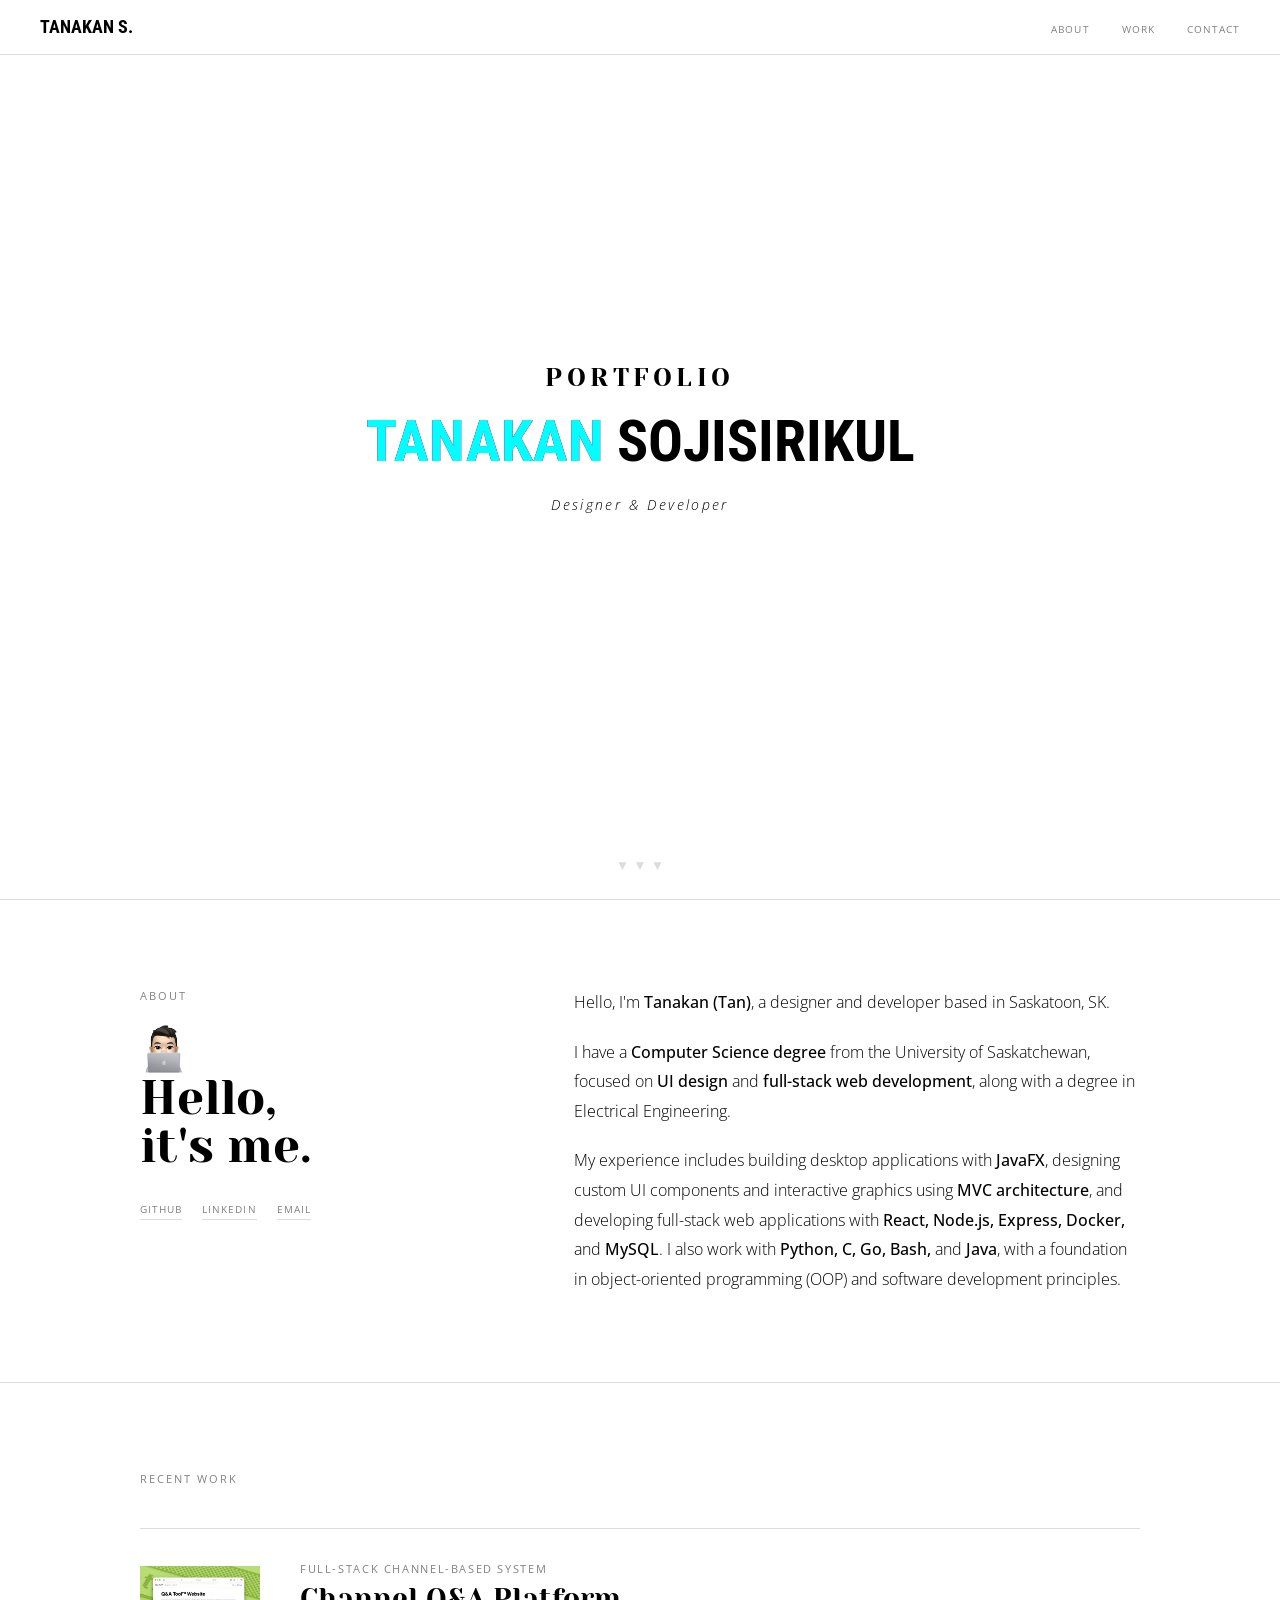
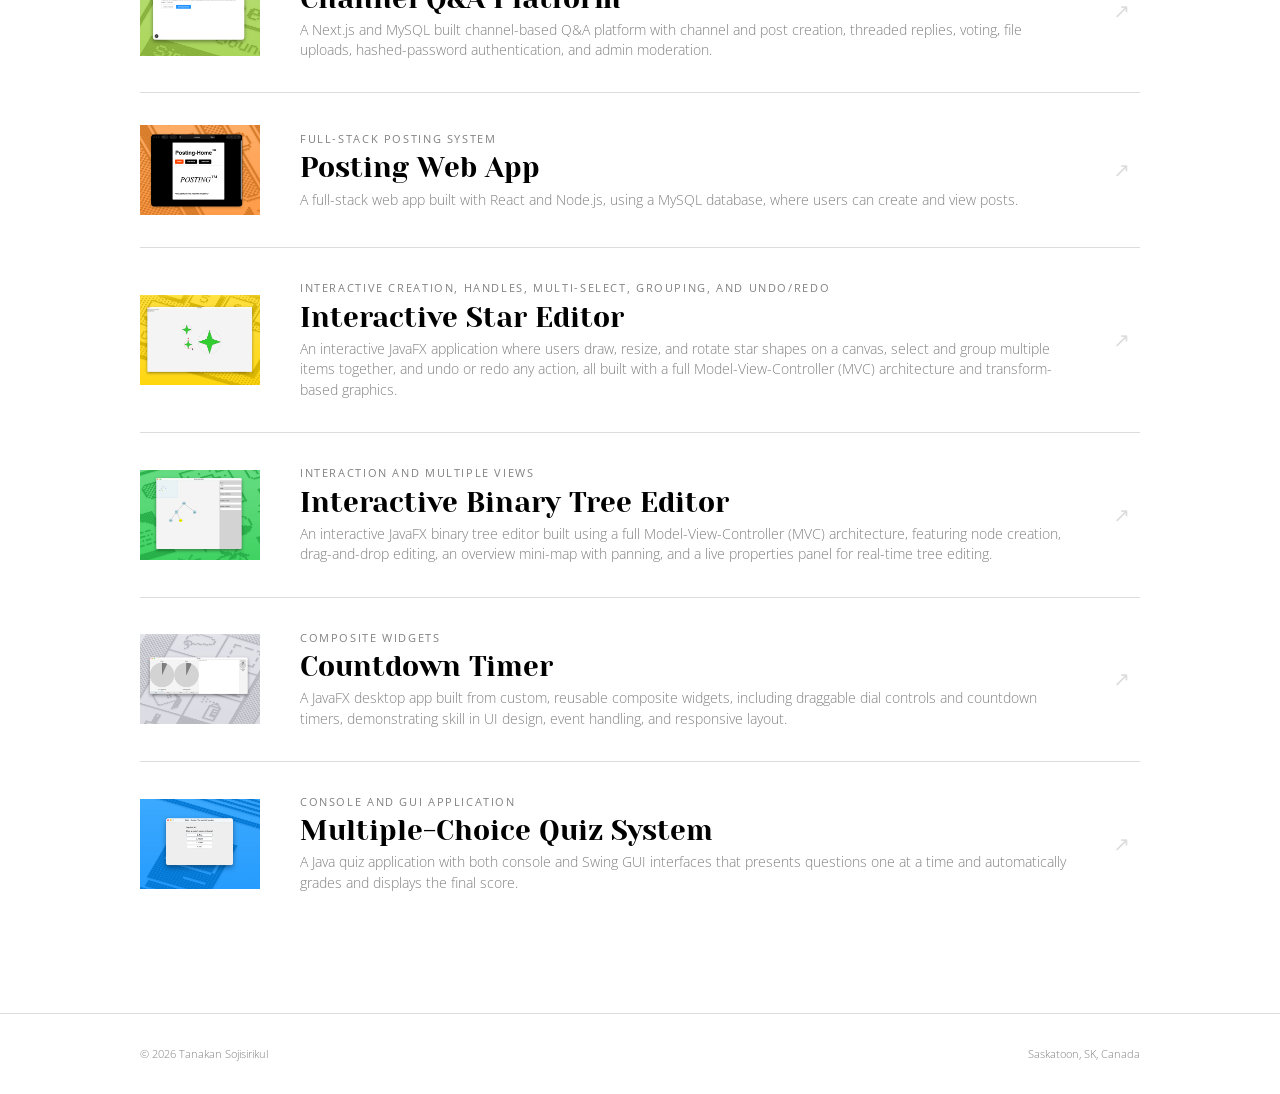
<file: index.html>
<!DOCTYPE html>
<html lang="en">

<head>
    <meta charset="UTF-8" />
    <meta name="viewport" content="width=device-width, initial-scale=1.0" />
    <link rel="icon" type="image/x-icon" href="images/other/tan_icon.ico" />
    <title>Tanakan S. — Portfolio</title>

    <!-- google font -->
    <link rel="preconnect" href="https://fonts.googleapis.com">
    <link rel="preconnect" href="https://fonts.gstatic.com" crossorigin>
    <link href="https://fonts.googleapis.com/css2?family=Open+Sans:ital,wght@0,300..800;1,300..800&family=Roboto+Condensed:ital,wght@0,100..900;1,100..900&family=Yeseva+One&display=swap" rel="stylesheet">
        
    <!-- external web style -->
    <link rel="stylesheet" href="style.css" />
</head>

<body>

    <div id="view-home">


        <!-- navigation bar -->
        <nav id="navbar">
            <a id="nav-logo" href="index.html">Tanakan S.</a>
            <ul id="navbar-links">
                <li><a href="#about-section">About</a></li>
                <li><a href="#work-section">Work</a></li>
                <li><a href="mailto:soji.tanakan@gmail.com">Contact</a></li>
            </ul>
        </nav>


        <!-- hero -->
        <section id="hero-section">
            <div class="container">

                <div id="hero-heading">
                    <span>Portfolio</span>
                </div>

                <h1 id="hero-title">
                    <span class="glitch" data-text="Tanakan">Tanakan</span>
                    SOJISIRIKUL
                </h1>

                <p id="hero-sub">Designer &amp; Developer</p>

            </div>
            <div class="scroll-indicator">▼ ▼ ▼</div>
        </section>

        <!-- about -->
        <section id="about-section">
            <div class="container">
                <div class="two-col">

                    <div class="col-left">
                        <p class="eyebrow">About</p>
                        <h2 class="about-title">
                            <img src="images/other/tan_emoji.png" class="emoji-img" alt="Tan emoji"><br />Hello,<br />it's me.
                        </h2>
                        <div class="link-row">
                            <a class="text-link" href="https://github.com/tas199" target="_blank">GitHub</a>
                            <a class="text-link" href="https://www.linkedin.com/in/tansoji/" target="_blank">LinkedIn</a>
                            <a class="text-link" href="mailto:soji.tanakan@gmail.com">Email</a>
                        </div>
                    </div>

                    <div class="col-right bio-text">
                        <p>
                            Hello, I'm <strong>Tanakan (Tan)</strong>, a designer and developer based in Saskatoon, SK.
                        </p>
                        <p>
                            I have a <strong>Computer Science degree</strong> from the University of Saskatchewan, focused on <strong>UI design</strong> and <strong>full-stack web development</strong>, along with a degree in Electrical Engineering.
                        </p>
                        <p>
                            My experience includes building desktop applications with <strong>JavaFX</strong>, designing custom UI components and interactive graphics using <strong>MVC architecture</strong>, and developing full-stack web applications with <strong>React, Node.js, Express, Docker,</strong> and <strong>MySQL</strong>. I also work with <strong>Python, C, Go, Bash,</strong> and <strong>Java</strong>, with a foundation in object-oriented programming (OOP) and software development principles.
                        </p>
                    </div>

                </div>
            </div>
        </section>

        <!-- projects -->
        <section id="work-section">
            <div class="container">

                <p class="eyebrow">Recent Work</p>

                <div id="project-list">

                    <!-- project cmpt353_qa -->
                    <a class="project-row" href="projects/cmpt353_qa.html">
                        <div class="project-thumb">
                            <img src="images/cmpt353_qa/cover.png" alt="cmpt353_qa" />
                        </div>
                        <div class="project-info">
                            <p class="project-tag">Full-Stack Channel-Based System</p>
                            <h3 class="project-title">Channel Q&A Platform</h3>
                            <p class="project-desc">A Next.js and MySQL built channel-based Q&A platform with channel and post creation, threaded replies, voting, file uploads, hashed-password authentication, and admin moderation.</p>
                        </div>
                        <span class="project-arrow">↗ &nbsp</span>
                    </a>

                    <!-- project cmpt353_a4 -->
                    <a class="project-row" href="projects/cmpt353_a4.html">
                        <div class="project-thumb">
                            <img src="images/cmpt353_a4/cover.png" alt="cmpt353_a4" />
                        </div>
                        <div class="project-info">
                            <p class="project-tag">Full-Stack Posting System</p>
                            <h3 class="project-title">Posting Web App</h3>
                            <p class="project-desc">A full-stack web app built with React and Node.js, using a MySQL database, where users can create and view posts.</p>
                        </div>
                        <span class="project-arrow">↗ &nbsp</span>
                    </a>

                    <!-- project cmpt381_a4 -->
                    <a class="project-row" href="projects/cmpt381_a4.html">
                        <div class="project-thumb">
                            <img src="images/cmpt381_a4/cover.png" alt="cmpt381_a4" />
                        </div>
                        <div class="project-info">
                            <p class="project-tag">Interactive Creation, Handles, Multi-Select, Grouping, and Undo/Redo</p>
                            <h3 class="project-title">Interactive Star Editor</h3>
                            <p class="project-desc">An interactive JavaFX application where users draw, resize, and rotate star shapes on a canvas, select and group multiple items together, and undo or redo any action, all built with a full Model-View-Controller (MVC) architecture and transform-based graphics.</p>
                        </div>
                        <span class="project-arrow">↗ &nbsp</span>
                    </a>

                    <!-- project cmpt381_a3 -->
                    <a class="project-row" href="projects/cmpt381_a3.html">
                        <div class="project-thumb">
                            <img src="images/cmpt381_a3/cover.png" alt="cmpt381_a3" />
                        </div>
                        <div class="project-info">
                            <p class="project-tag">Interaction and Multiple Views</p>
                            <h3 class="project-title">Interactive Binary Tree Editor</h3>
                            <p class="project-desc">An interactive JavaFX binary tree editor built using a full Model-View-Controller (MVC) architecture, featuring node creation, drag-and-drop editing, an overview mini-map with panning, and a live properties panel for real-time tree editing.</p>
                        </div>
                        <span class="project-arrow">↗ &nbsp</span>
                    </a>

                    <!-- project cmpt381_a2 -->
                    <a class="project-row" href="projects/cmpt381_a2.html">
                        <div class="project-thumb">
                            <img src="images/cmpt381_a2/cover.png" alt="cmpt381_a2" />
                        </div>
                        <div class="project-info">
                            <p class="project-tag">Composite Widgets</p>
                            <h3 class="project-title">Countdown Timer</h3>
                            <p class="project-desc">A JavaFX desktop app built from custom, reusable composite widgets, including draggable dial controls and countdown timers, demonstrating skill in UI design, event handling, and responsive layout.</p>
                        </div>
                        <span class="project-arrow">↗ &nbsp</span>
                    </a>

                    <!-- project cmpt270_a5 -->
                    <a class="project-row" href="projects/cmpt270_a5.html">
                        <div class="project-thumb">
                            <img src="images/cmpt270_a5/cover.png" alt="cmpt270_a5" />
                        </div>
                        <div class="project-info">
                            <p class="project-tag">Console and GUI Application</p>
                            <h3 class="project-title">Multiple-Choice Quiz System</h3>
                            <p class="project-desc">A Java quiz application with both console and Swing GUI interfaces that presents questions one at a time and automatically grades and displays the final score.</p>
                        </div>
                        <span class="project-arrow">↗ &nbsp</span>
                    </a>

                    <!-- additional project -->
                </div>
            </div>
        </section>

        <!-- footer -->
        <footer id="site-footer">
            <div class="container footer-inner">
                <span>© 2026 Tanakan Sojisirikul</span>
                <span>Saskatoon, SK, Canada</span>
            </div>
        </footer>
    
    </div>

</body>
</html>
</file>
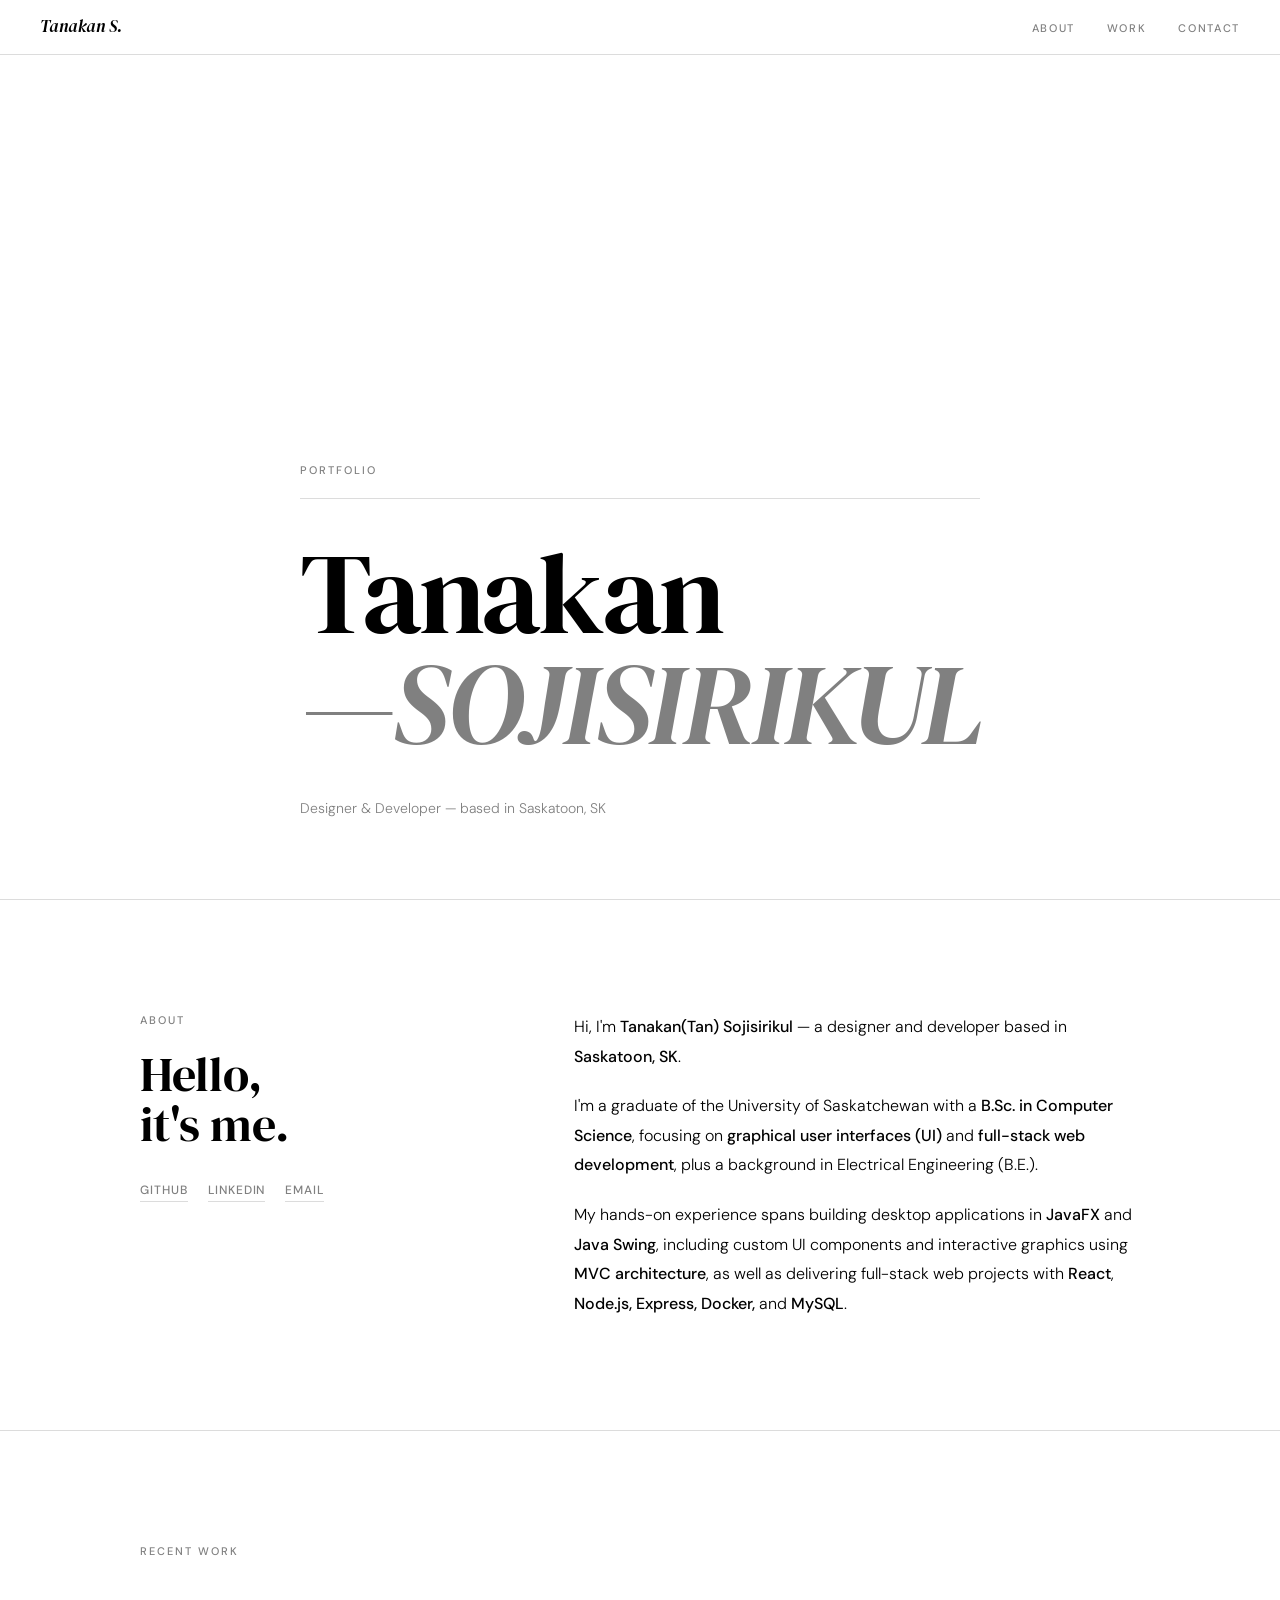
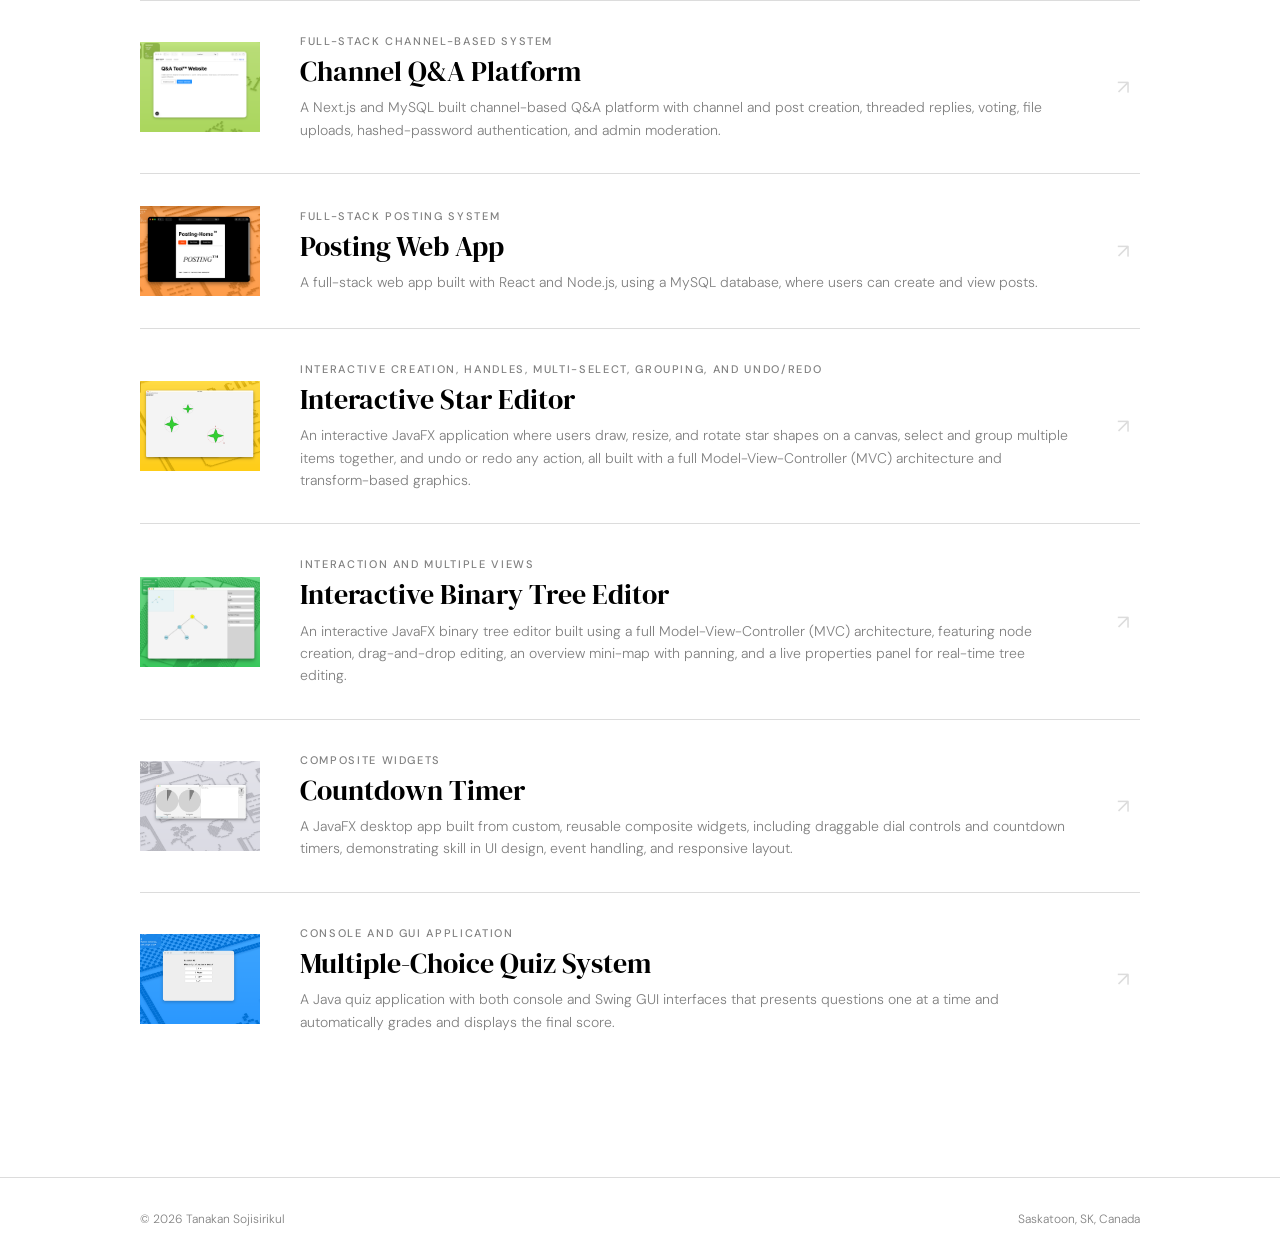
<file: website/index.html>
<!DOCTYPE html>
<html lang="en">

<head>
    <meta charset="UTF-8" />
    <meta name="viewport" content="width=device-width, initial-scale=1.0" />
    <title>Tanakan S. — Portfolio</title>

    <!-- google font: DM Serif Display -->
    <link rel="preconnect" href="https://fonts.googleapis.com">
    <link rel="preconnect" href="https://fonts.gstatic.com" crossorigin>
    <link href="https://fonts.googleapis.com/css2?family=DM+Serif+Display:ital@0;1&family=DM+Sans:wght@300;400;500&display=swap" rel="stylesheet">
    
    <!-- external web style -->
    <link rel="stylesheet" href="style.css" />
</head>

<body>

    <div id="view-home">


        <!-- navigation bar -->
        <nav id="navbar">
            <a id="nav-logo" href="index.html">Tanakan S.</a>
            <ul id="navbar-links">
                <li><a href="#about-section">About</a></li>
                <li><a href="#work-section">Work</a></li>
                <li><a href="mailto:soji.tanakan@gmail.com">Contact</a></li>
            </ul>
        </nav>


        <!-- hero -->
        <section id="hero-section">
            <div class="container">

                <div id="hero-label">
                    <span>Portfolio</span>
                </div>

                <h1 id="hero-heading">
                    Tanakan<br />
                    <em>&mdash;SOJISIRIKUL</em>
                </h1>

                <p id="hero-sub">Designer &amp; Developer — based in Saskatoon, SK</p>

            </div>
        </section>

        <!-- about -->
        <section id="about-section">
            <div class="container">
                <div class="two-col">

                    <div class="col-left">
                        <p class="eyebrow">About</p>
                        <h2 class="about-heading">Hello,<br />it's me.</h2>
                        <div class="link-row">
                            <a class="text-link" href="https://github.com/tas199" target="_blank">GitHub</a>
                            <a class="text-link" href="https://www.linkedin.com/in/tansoji/" target="_blank">LinkedIn</a>
                            <a class="text-link" href="mailto:soji.tanakan@gmail.com">Email</a>
                        </div>
                    </div>

                    <div class="col-right bio-text">
                        <p>
                            Hi, I'm <strong>Tanakan(Tan) Sojisirikul</strong> — a designer and developer based in <strong>Saskatoon, SK</strong>.
                        </p>
                        <p>
                            I'm a graduate of the University of Saskatchewan with a <strong>B.Sc. in Computer Science</strong>, focusing on <strong>graphical user interfaces (UI)</strong> and <strong>full-stack web development</strong>, plus a background in Electrical Engineering (B.E.).
                        </p>
                        <p>
                            My hands-on experience spans building desktop applications in <strong>JavaFX</strong> and <strong>Java Swing</strong>, including custom UI components and interactive graphics using <strong>MVC architecture</strong>, as well as delivering full-stack web projects with <strong>React</strong>, <strong>Node.js, Express, Docker,</strong> and <strong>MySQL</strong>.
                        </p>
                    </div>

                </div>
            </div>
        </section>

        <!-- projects -->
        <section id="work-section">
            <div class="container">

                <p class="eyebrow">Recent Work</p>

                <div id="project-list">

                    <!-- project cmpt353_qa -->
                    <a class="project-row" href="projects/cmpt353_qa.html">
                        <div class="project-thumb">
                            <img src="images/cmpt353_qa/cover.png" alt="cmpt353_qa" />
                        </div>
                        <div class="project-info">
                            <p class="project-tag">Full-Stack Channel-Based System</p>
                            <h3 class="project-title">Channel Q&A Platform</h3>
                            <p class="project-desc">A Next.js and MySQL built channel-based Q&A platform with channel and post creation, threaded replies, voting, file uploads, hashed-password authentication, and admin moderation.</p>
                        </div>
                        <span class="project-arrow">↗ &nbsp</span>
                    </a>

                    <!-- project cmpt353_a4 -->
                    <a class="project-row" href="projects/cmpt353_a4.html">
                        <div class="project-thumb">
                            <img src="images/cmpt353_a4/cover.png" alt="cmpt353_a4" />
                        </div>
                        <div class="project-info">
                            <p class="project-tag">Full-Stack Posting System</p>
                            <h3 class="project-title">Posting Web App</h3>
                            <p class="project-desc">A full-stack web app built with React and Node.js, using a MySQL database, where users can create and view posts.</p>
                        </div>
                        <span class="project-arrow">↗ &nbsp</span>
                    </a>

                    <!-- project cmpt381_a4 -->
                    <a class="project-row" href="projects/cmpt381_a4.html">
                        <div class="project-thumb">
                            <img src="images/cmpt381_a4/cover.png" alt="cmpt381_a4" />
                        </div>
                        <div class="project-info">
                            <p class="project-tag">Interactive Creation, Handles, Multi-Select, Grouping, and Undo/Redo</p>
                            <h3 class="project-title">Interactive Star Editor</h3>
                            <p class="project-desc">An interactive JavaFX application where users draw, resize, and rotate star shapes on a canvas, select and group multiple items together, and undo or redo any action, all built with a full Model-View-Controller (MVC) architecture and transform-based graphics.</p>
                        </div>
                        <span class="project-arrow">↗ &nbsp</span>
                    </a>

                    <!-- project cmpt381_a3 -->
                    <a class="project-row" href="projects/cmpt381_a3.html">
                        <div class="project-thumb">
                            <img src="images/cmpt381_a3/cover.png" alt="cmpt381_a3" />
                        </div>
                        <div class="project-info">
                            <p class="project-tag">Interaction and Multiple Views</p>
                            <h3 class="project-title">Interactive Binary Tree Editor</h3>
                            <p class="project-desc">An interactive JavaFX binary tree editor built using a full Model-View-Controller (MVC) architecture, featuring node creation, drag-and-drop editing, an overview mini-map with panning, and a live properties panel for real-time tree editing.</p>
                        </div>
                        <span class="project-arrow">↗ &nbsp</span>
                    </a>

                    <!-- project cmpt381_a2 -->
                    <a class="project-row" href="projects/cmpt381_a2.html">
                        <div class="project-thumb">
                            <img src="images/cmpt381_a2/cover.png" alt="cmpt381_a2" />
                        </div>
                        <div class="project-info">
                            <p class="project-tag">Composite Widgets</p>
                            <h3 class="project-title">Countdown Timer</h3>
                            <p class="project-desc">A JavaFX desktop app built from custom, reusable composite widgets, including draggable dial controls and countdown timers, demonstrating skill in UI design, event handling, and responsive layout.</p>
                        </div>
                        <span class="project-arrow">↗ &nbsp</span>
                    </a>

                    <!-- project cmpt270_a5 -->
                    <a class="project-row" href="projects/cmpt270_a5.html">
                        <div class="project-thumb">
                            <img src="images/cmpt270_a5/cover.png" alt="cmpt270_a5" />
                        </div>
                        <div class="project-info">
                            <p class="project-tag">Console and GUI Application</p>
                            <h3 class="project-title">Multiple-Choice Quiz System</h3>
                            <p class="project-desc">A Java quiz application with both console and Swing GUI interfaces that presents questions one at a time and automatically grades and displays the final score.</p>
                        </div>
                        <span class="project-arrow">↗ &nbsp</span>
                    </a>

                    <!-- additional project -->
                </div>
            </div>
        </section>

        <!-- footer -->
        <footer id="site-footer">
            <div class="container footer-inner">
                <span>© 2026 Tanakan Sojisirikul</span>
                <span>Saskatoon, SK, Canada</span>
            </div>
        </footer>
    
    </div>

</body>
</html>
</file>
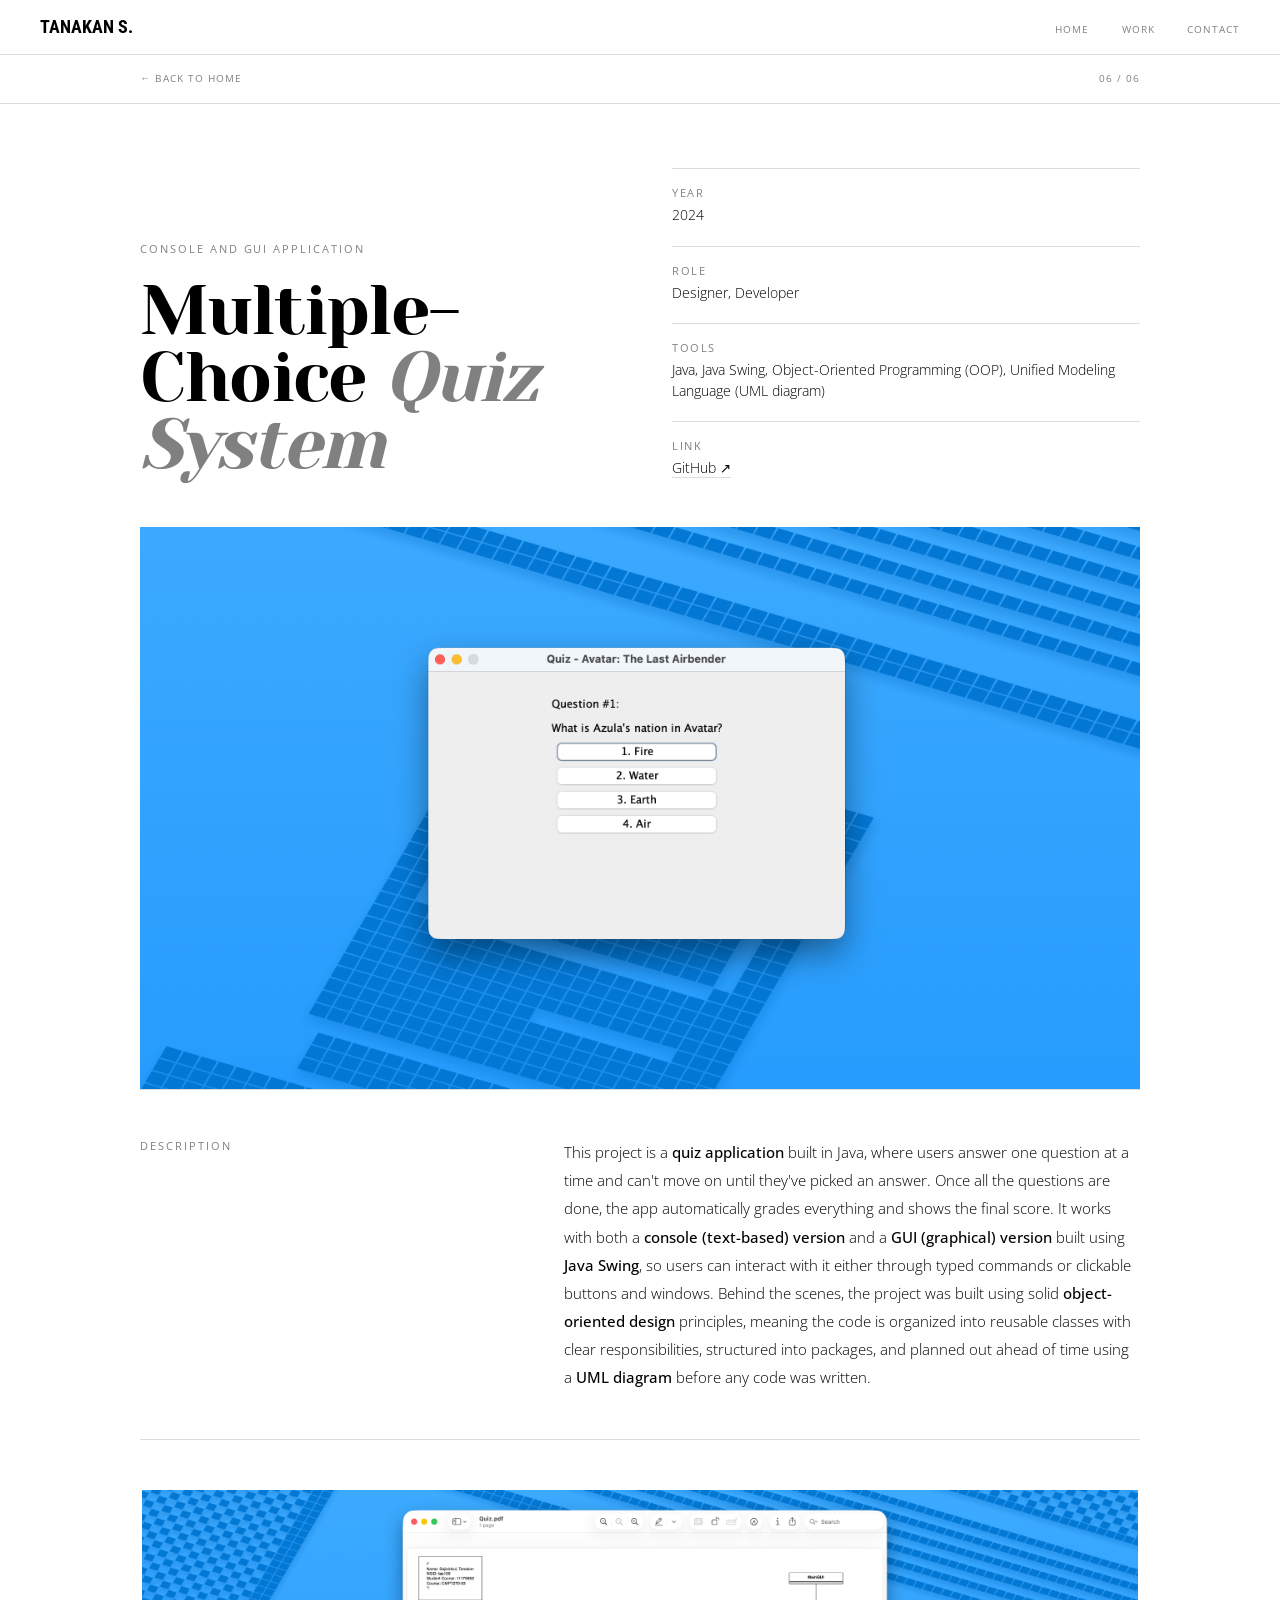
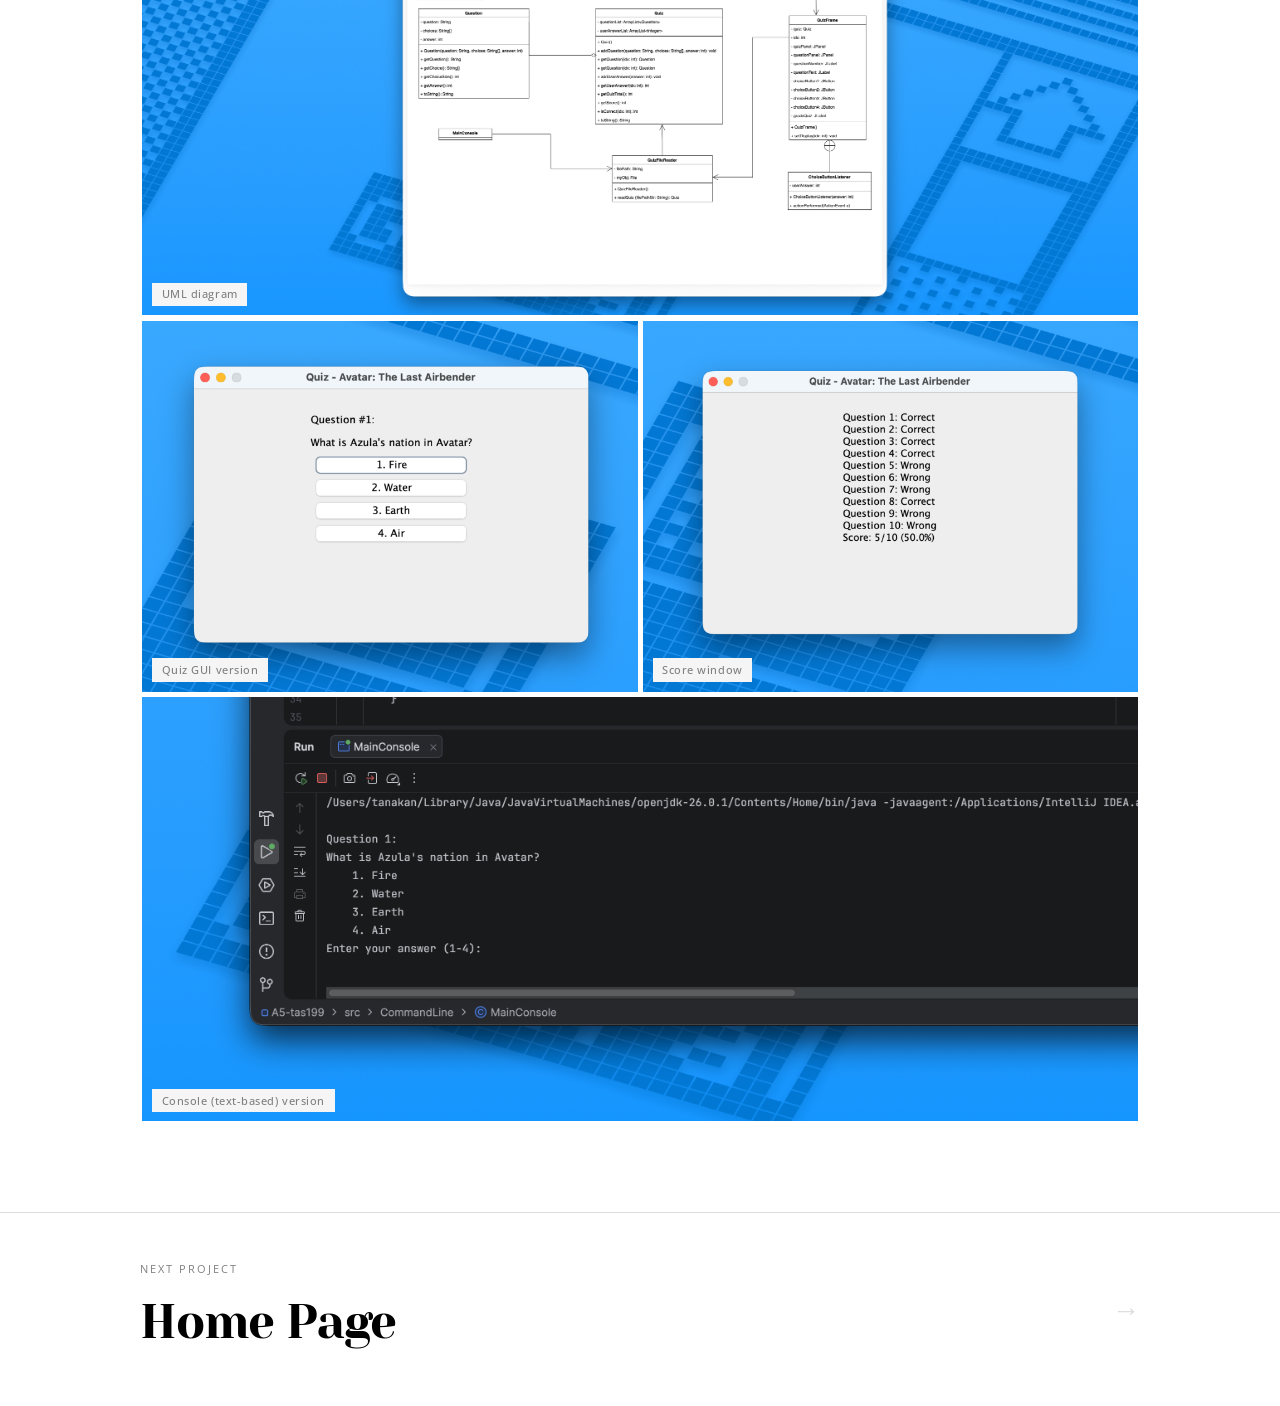
<file: projects/cmpt270_a5.html>
<!DOCTYPE html>
<html lang="en">

<head>
    <meta charset="UTF-8" />
    <meta name="viewport" content="width=device-width, initial-scale=1.0" />
    <link rel="icon" type="image/x-icon" href="../images/other/tan_icon.ico" />
    <title>Countdown Timer — Tanakan S.</title>

    <!-- google font -->
    <link rel="preconnect" href="https://fonts.googleapis.com">
    <link rel="preconnect" href="https://fonts.gstatic.com" crossorigin>
    <link href="https://fonts.googleapis.com/css2?family=Open+Sans:ital,wght@0,300..800;1,300..800&family=Roboto+Condensed:ital,wght@0,100..900;1,100..900&family=Yeseva+One&display=swap" rel="stylesheet">

    <!-- external web style -->
    <link rel="stylesheet" href="../style.css" />
</head>

<body>

    <!-- navigation bar -->
    <nav id="navbar">
        <a id="nav-logo" href="../index.html">Tanakan S.</a>
        <ul id="navbar-links">
            <li><a href="../index.html">Home</a></li>
            <li><a href="../index.html#work-section">Work</a></li>
            <li><a href="mailto:soji.tanakan@gmail.com">Contact</a></li>
        </ul>
    </nav>

    <div id="detail-topbar">
        <div class="container topbar-inner">
            <a id="back-btn" href="../index.html#work-section">← Back to Home</a>
            <span id="detail-index">06 / 06</span>
        </div>
    </div>

    <!-- body -->
    <section id="detail-hero">
        <div class="container">
            <div class="detail-header">
                <!--title -->
                <div>
                    <p class="eyebrow" id="detail-tag">Console and GUI Application</p>
                    <h1 id="detail-title">Multiple-Choice <em>Quiz System</em></h1>
                </div>
                <div id="detail-meta">
                    <!-- year -->
                    <div class="meta-row">
                        <span class="meta-label">Year</span>
                        <span class="meta-value">2024</span>
                    </div>
                    <!-- role -->
                    <div class="meta-row">
                        <span class="meta-label">Role</span>
                        <span class="meta-value">Designer, Developer</span>
                    </div>
                    <!-- tools -->
                    <div class="meta-row">
                        <span class="meta-label">Tools</span>
                        <span class="meta-value">Java, Java Swing, Object-Oriented Programming (OOP), Unified Modeling Language (UML diagram)</span>
                    </div>
                    <!-- link -->
                    <div class="meta-row">
                        <span class="meta-label">Link</span>
                        <span class="meta-value"><a href="https://github.com/tas199/cmpt270-2024-a5.git" target="_blank">GitHub ↗</a></span>
                    </div>
                </div>
            </div>
            <!-- cover -->
            <img id="detail-cover" src="../images/cmpt270_a5/cover.png" alt="cover" />
        </div>
    </section>

    <!-- description -->
    <section>
        <div class="container">
            <div id="detail-body">
                <div class="content-row">
                    <span class="content-row-label">Description</span>
                    <div class="content-row-text">
                        <p>This project is a <strong>quiz application</strong> built in Java, where users answer one question at a time and can't move on until they've picked an answer. Once all the questions are done, the app automatically grades everything and shows the final score. It works with both a <strong>console (text-based) version</strong> and a <strong>GUI (graphical) version</strong> built using <strong>Java Swing</strong>, so users can interact with it either through typed commands or clickable buttons and windows. Behind the scenes, the project was built using solid <strong>object-oriented design</strong> principles, meaning the code is organized into reusable classes with clear responsibilities, structured into packages, and planned out ahead of time using a <strong>UML diagram</strong> before any code was written.</p>
                    </div>
                </div>
            </div>
        </div>
    </section>

    <!-- body image -->
    <section>
        <div class="container">
            <div id="detail-gallery">
                <div class="gallery">
                    <figure class="gallery-item wide">
                        <img src="../images/cmpt270_a5/body1.png" alt="body1" />
                        <figcaption>UML diagram</figcaption>
                    </figure>
                    <figure class="gallery-item">
                        <img src="../images/cmpt270_a5/body2.png" alt="body2" />
                        <figcaption>Quiz GUI version</figcaption>
                    </figure>
                    <figure class="gallery-item">
                        <img src="../images/cmpt270_a5/body3.png" alt="body3" />
                        <figcaption>Score window</figcaption>
                    </figure>
                    <figure class="gallery-item wide">
                        <img src="../images/cmpt270_a5/body4.png" alt="body4" />
                        <figcaption>Console (text-based) version</figcaption>
                    </figure>
                </div>
            </div>
        </div>
    </section>

    <!-- next project-->
    <section id="detail-next">
        <div class="container">
            <a id="next-link" href="../index.html">
                <div>
                    <p class="eyebrow">Next Project</p>
                    <h2 id="next-title">Home Page</h2>
                </div>
                <span class="next-arrow">→</span>
            </a>
        </div>
    </section>

</body>
</html>
</file>
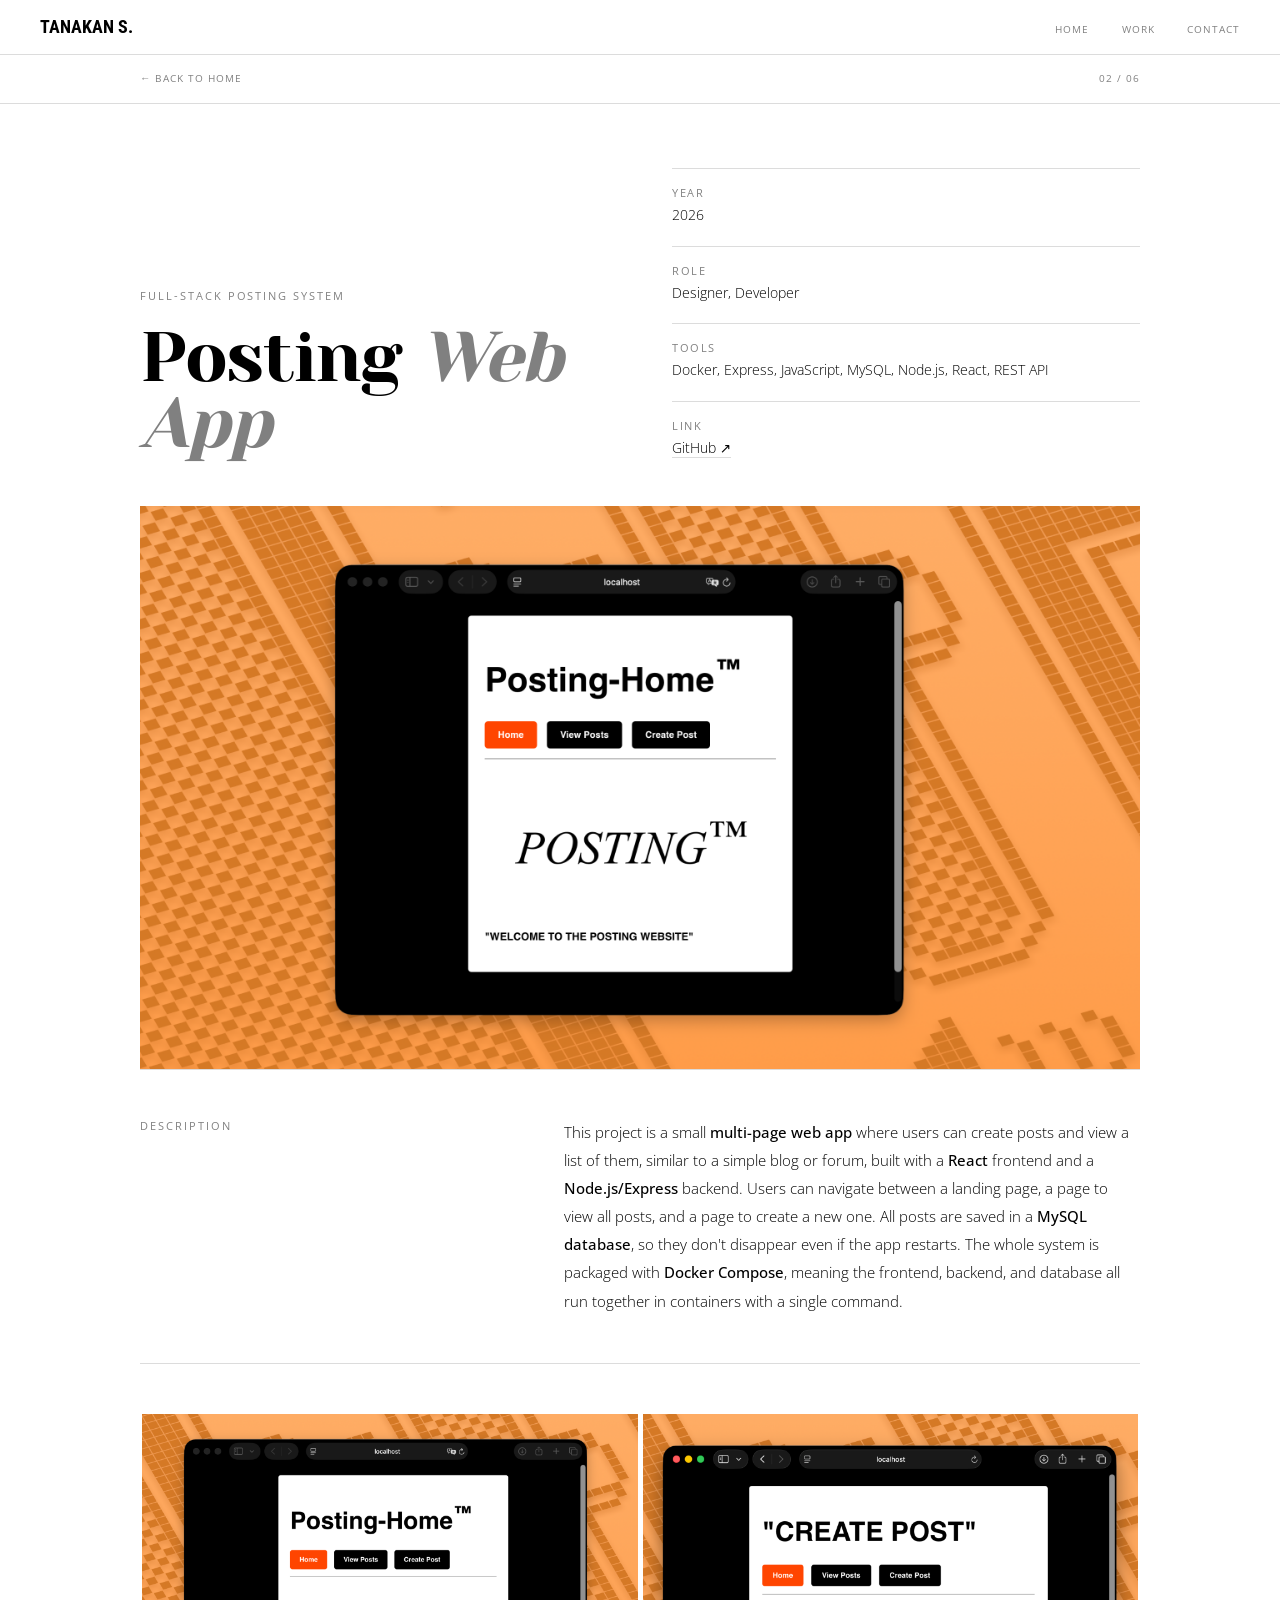
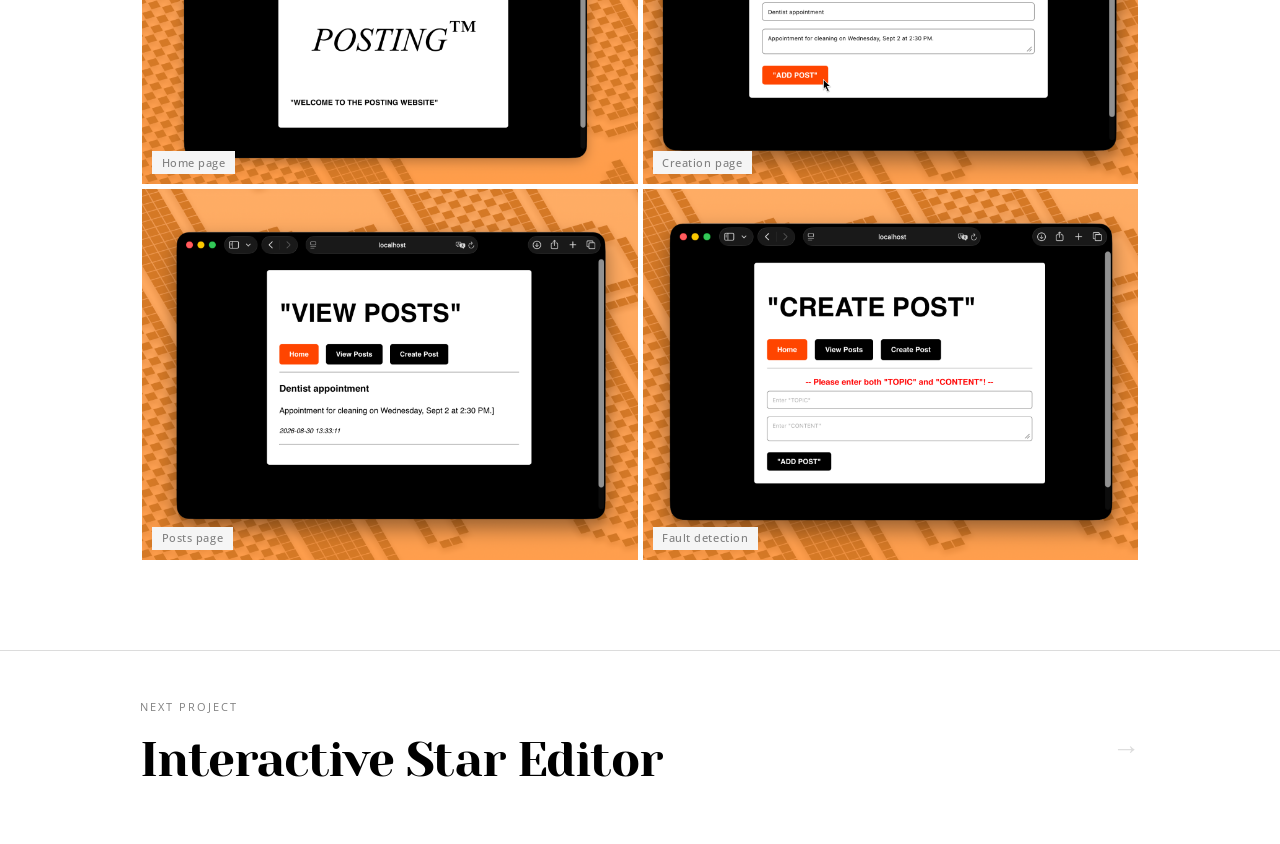
<file: projects/cmpt353_a4.html>
<!DOCTYPE html>
<html lang="en">

<head>
    <meta charset="UTF-8" />
    <meta name="viewport" content="width=device-width, initial-scale=1.0" />
    <link rel="icon" type="image/x-icon" href="../images/other/tan_icon.ico" />
    <title>Countdown Timer — Tanakan S.</title>

    <!-- google font -->
    <link rel="preconnect" href="https://fonts.googleapis.com">
    <link rel="preconnect" href="https://fonts.gstatic.com" crossorigin>
    <link href="https://fonts.googleapis.com/css2?family=Open+Sans:ital,wght@0,300..800;1,300..800&family=Roboto+Condensed:ital,wght@0,100..900;1,100..900&family=Yeseva+One&display=swap" rel="stylesheet">

    <!-- external web style -->
    <link rel="stylesheet" href="../style.css" />
</head>

<body>

    <!-- navigation bar -->
    <nav id="navbar">
        <a id="nav-logo" href="../index.html">Tanakan S.</a>
        <ul id="navbar-links">
            <li><a href="../index.html">Home</a></li>
            <li><a href="../index.html#work-section">Work</a></li>
            <li><a href="mailto:soji.tanakan@gmail.com">Contact</a></li>
        </ul>
    </nav>

    <!-- pre-body -->
    <div id="detail-topbar">
        <div class="container topbar-inner">
            <a id="back-btn" href="../index.html#work-section">← Back to Home</a>
            <span id="detail-index">02 / 06</span>
        </div>
    </div>

    <!-- body -->
    <section id="detail-hero">
        <div class="container">
            <div class="detail-header">
                <!--title -->
                <div>
                    <p class="eyebrow" id="detail-tag">Full-Stack Posting System</p>
                    <h1 id="detail-title">Posting <em>Web App</em></em></h1>
                </div>
                <div id="detail-meta">
                    <!-- year -->
                    <div class="meta-row">
                        <span class="meta-label">Year</span>
                        <span class="meta-value">2026</span>
                    </div>
                    <!-- role -->
                    <div class="meta-row">
                        <span class="meta-label">Role</span>
                        <span class="meta-value">Designer, Developer</span>
                    </div>
                    <!-- tools -->
                    <div class="meta-row">
                        <span class="meta-label">Tools</span>
                        <span class="meta-value">Docker, Express, JavaScript, MySQL, Node.js, React, REST API</span>
                    </div>
                    <!-- link -->
                    <div class="meta-row">
                        <span class="meta-label">Link</span>
                        <span class="meta-value"><a href="https://github.com/tas199/cmpt353-2025-a4.git" target="_blank">GitHub ↗</a></span>
                    </div>
                </div>
            </div>
            <!-- cover -->
            <img id="detail-cover" src="../images/cmpt353_a4/cover.png" alt="cover" />
        </div>
    </section>

    <!-- description -->
    <section>
        <div class="container">
            <div id="detail-body">
                <div class="content-row">
                    <span class="content-row-label">Description</span>
                    <div class="content-row-text">
                        <p>This project is a small <strong>multi-page web app</strong> where users can create posts and view a list of them, similar to a simple blog or forum, built with a <strong>React</strong> frontend and a <strong>Node.js/Express</strong> backend. Users can navigate between a landing page, a page to view all posts, and a page to create a new one. All posts are saved in a <strong>MySQL database</strong>, so they don't disappear even if the app restarts. The whole system is packaged with <strong>Docker Compose</strong>, meaning the frontend, backend, and database all run together in containers with a single command.</p>
                    </div>
                </div>
            </div>
        </div>
    </section>

    <!-- body image -->
    <section>
        <div class="container">
            <div id="detail-gallery">
                <div class="gallery">
                    <figure class="gallery-item">
                        <img src="../images/cmpt353_a4/body1.png" alt="body2" />
                        <figcaption>Home page</figcaption>
                    </figure>
                    <figure class="gallery-item">
                        <img src="../images/cmpt353_a4/body2.png" alt="body3" />
                        <figcaption>Creation page</figcaption>
                    </figure>
                    <figure class="gallery-item">
                        <img src="../images/cmpt353_a4/body3.png" alt="body4" />
                        <figcaption>Posts page</figcaption>
                    </figure>
                    <figure class="gallery-item">
                        <img src="../images/cmpt353_a4/body4.png" alt="body5" />
                        <figcaption>Fault detection</figcaption>
                    </figure>
                </div>
            </div>
        </div>
    </section>

    <!-- next project-->
    <section id="detail-next">
        <div class="container">
            <a id="next-link" href="cmpt381_a4.html">
                <div>
                    <p class="eyebrow">Next Project</p>
                    <h2 id="next-title">Interactive Star Editor</h2>
                </div>
                <span class="next-arrow">→</span>
            </a>
        </div>
    </section>

</body>
</html>
</file>
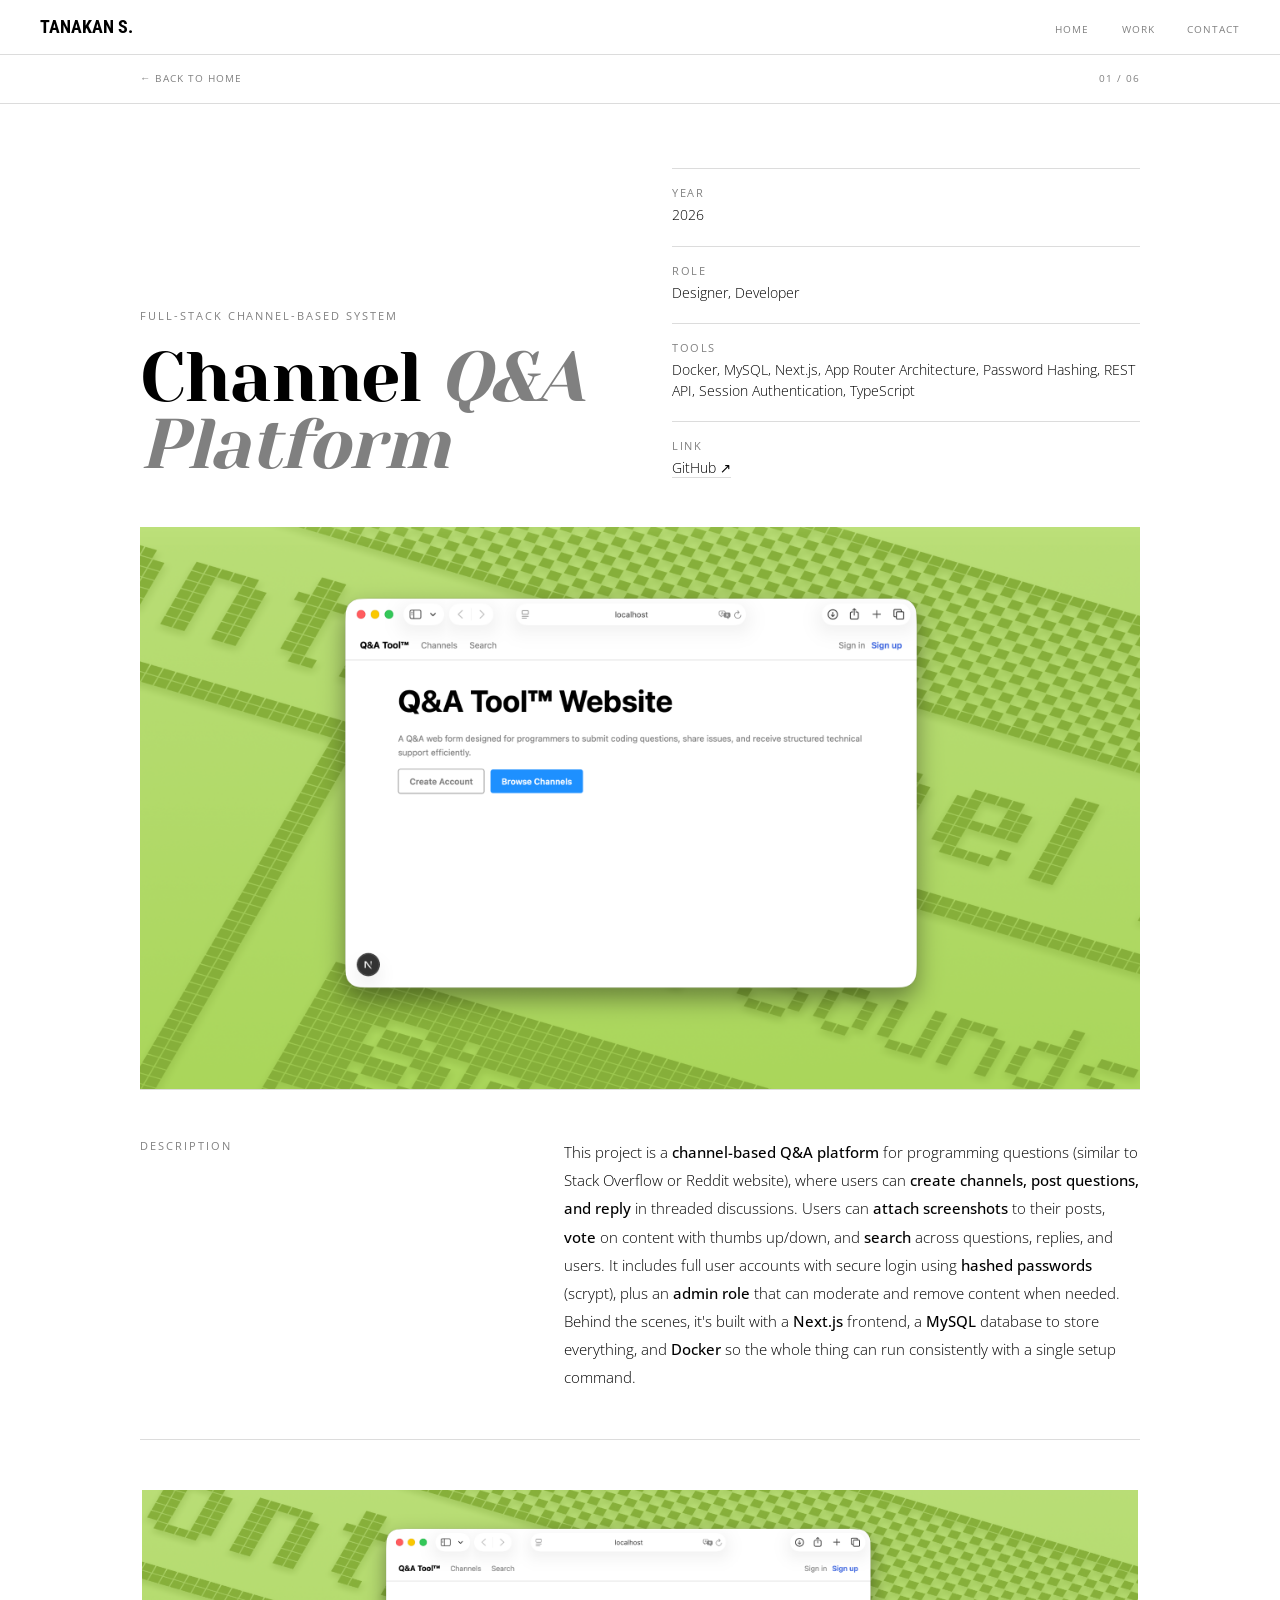
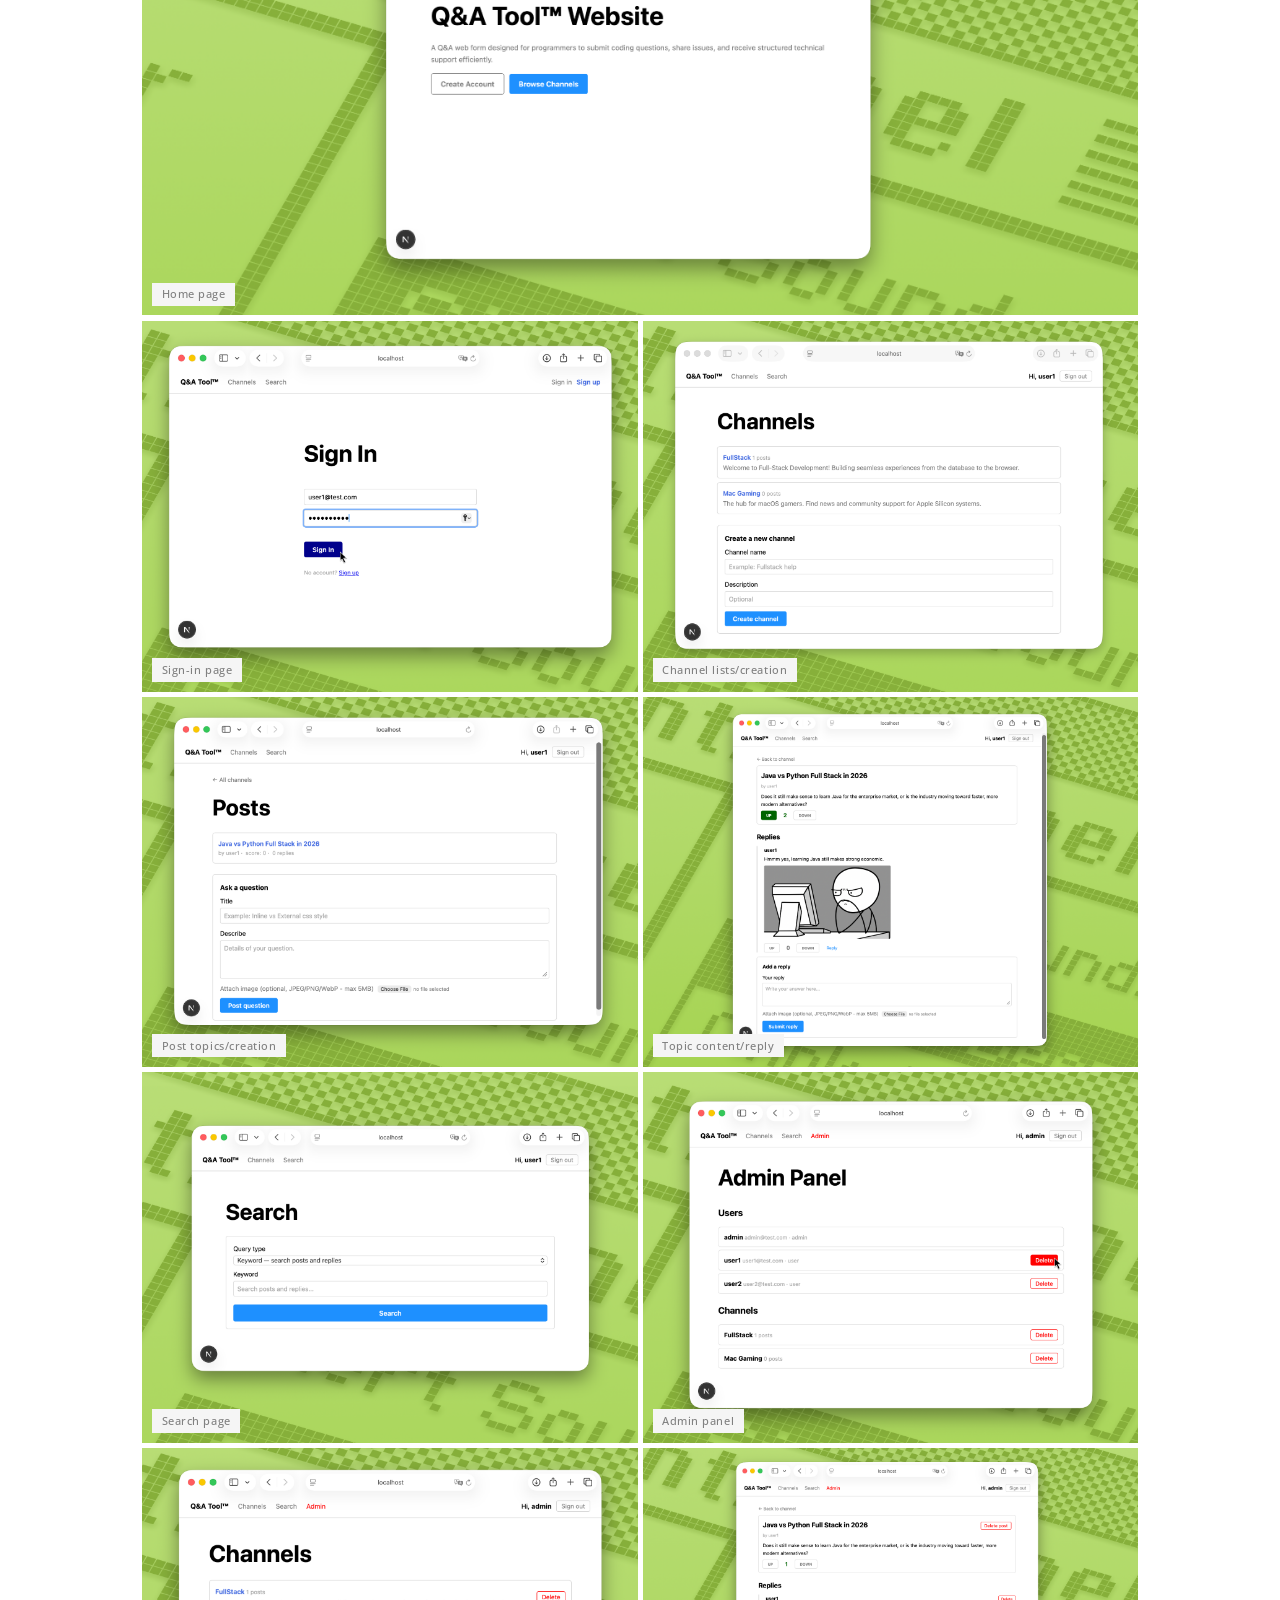
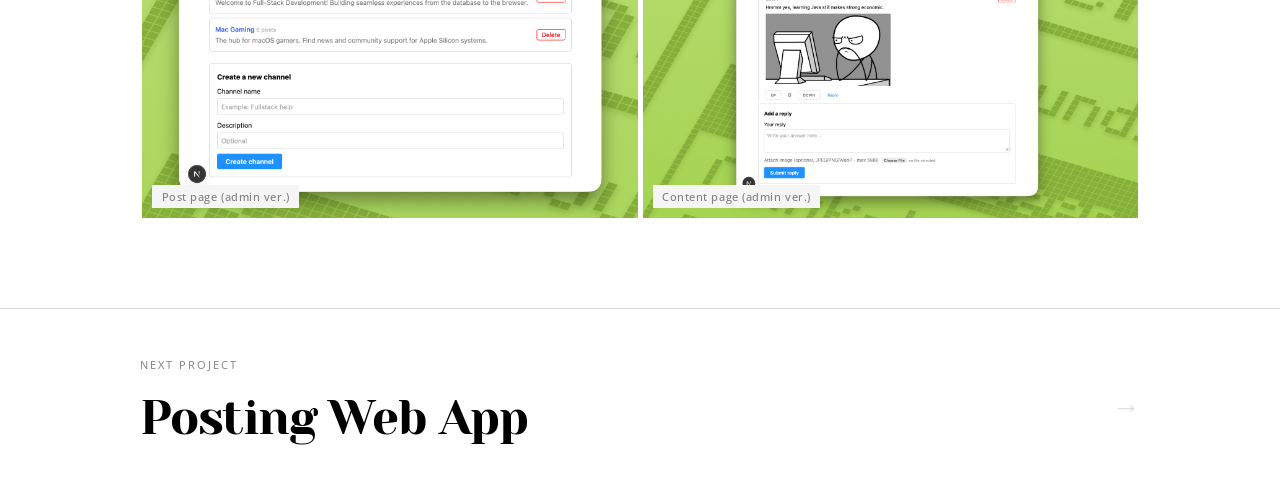
<file: projects/cmpt353_qa.html>
<!DOCTYPE html>
<html lang="en">

<head>
    <meta charset="UTF-8" />
    <meta name="viewport" content="width=device-width, initial-scale=1.0" />
    <link rel="icon" type="image/x-icon" href="../images/other/tan_icon.ico" />
    <title>Countdown Timer — Tanakan S.</title>

    <!-- google font -->
    <link rel="preconnect" href="https://fonts.googleapis.com">
    <link rel="preconnect" href="https://fonts.gstatic.com" crossorigin>
    <link href="https://fonts.googleapis.com/css2?family=Open+Sans:ital,wght@0,300..800;1,300..800&family=Roboto+Condensed:ital,wght@0,100..900;1,100..900&family=Yeseva+One&display=swap" rel="stylesheet">

    <!-- external web style -->
    <link rel="stylesheet" href="../style.css" />
</head>

<body>

    <!-- navigation bar -->
    <nav id="navbar">
        <a id="nav-logo" href="../index.html">Tanakan S.</a>
        <ul id="navbar-links">
            <li><a href="../index.html">Home</a></li>
            <li><a href="../index.html#work-section">Work</a></li>
            <li><a href="mailto:soji.tanakan@gmail.com">Contact</a></li>
        </ul>
    </nav>

    <!-- pre-body -->
    <div id="detail-topbar">
        <div class="container topbar-inner">
            <a id="back-btn" href="../index.html#work-section">← Back to Home</a>
            <span id="detail-index">01 / 06</span>
        </div>
    </div>

    <!-- body -->
    <section id="detail-hero">
        <div class="container">
            <div class="detail-header">
                <!--title -->
                <div>
                    <p class="eyebrow" id="detail-tag">Full-Stack Channel-Based System</p>
                    <h1 id="detail-title">Channel <em>Q&A Platform</em></h1>
                </div>
                <div id="detail-meta">
                    <!-- year -->
                    <div class="meta-row">
                        <span class="meta-label">Year</span>
                        <span class="meta-value">2026</span>
                    </div>
                    <!-- role -->
                    <div class="meta-row">
                        <span class="meta-label">Role</span>
                        <span class="meta-value">Designer, Developer</span>
                    </div>
                    <!-- tools -->
                    <div class="meta-row">
                        <span class="meta-label">Tools</span>
                        <span class="meta-value">Docker, MySQL, Next.js, App Router Architecture, Password Hashing, REST API, Session Authentication, TypeScript</span>
                    </div>
                    <!-- link -->
                    <div class="meta-row">
                        <span class="meta-label">Link</span>
                        <span class="meta-value"><a href="https://github.com/tas199/cmpt353-2025-qa.git" target="_blank">GitHub ↗</a></span>
                    </div>
                </div>
            </div>
            <!-- cover -->
            <img id="detail-cover" src="../images/cmpt353_qa/cover.png" alt="cover" />
        </div>
    </section>

    <!-- description -->
    <section>
        <div class="container">
            <div id="detail-body">
                <div class="content-row">
                    <span class="content-row-label">Description</span>
                    <div class="content-row-text">
                        <p>This project is a <strong>channel-based Q&A platform</strong> for programming questions (similar to Stack Overflow or Reddit website), where users can <strong>create channels, post questions, and reply</strong> in threaded discussions. Users can <strong>attach screenshots</strong> to their posts, <strong>vote</strong> on content with thumbs up/down, and <strong>search</strong> across questions, replies, and users. It includes full user accounts with secure login using <strong>hashed passwords</strong> (scrypt), plus an <strong>admin role</strong> that can moderate and remove content when needed. Behind the scenes, it's built with a <strong>Next.js</strong> frontend, a <strong>MySQL</strong> database to store everything, and <strong>Docker</strong> so the whole thing can run consistently with a single setup command.</p>
                    </div>
                </div>
            </div>
        </div>
    </section>

    <!-- body image -->
    <section>
        <div class="container">
            <div id="detail-gallery">
                <div class="gallery">
                    <figure class="gallery-item wide">
                        <img src="../images/cmpt353_qa/body1.png" alt="body1" />
                        <figcaption>Home page</figcaption>
                    </figure>
                    <figure class="gallery-item">
                        <img src="../images/cmpt353_qa/body2.png" alt="body2" />
                        <figcaption>Sign-in page</figcaption>
                    </figure>
                    <figure class="gallery-item">
                        <img src="../images/cmpt353_qa/body3.png" alt="body3" />
                        <figcaption>Channel lists/creation</figcaption>
                    </figure>
                    <figure class="gallery-item">
                        <img src="../images/cmpt353_qa/body4.png" alt="body4" />
                        <figcaption>Post topics/creation</figcaption>
                    </figure>
                    <figure class="gallery-item">
                        <img src="../images/cmpt353_qa/body5.png" alt="body5" />
                        <figcaption>Topic content/reply</figcaption>
                    </figure>
                    <figure class="gallery-item">
                        <img src="../images/cmpt353_qa/body6.png" alt="body6" />
                        <figcaption>Search page</figcaption>
                    </figure>
                    <figure class="gallery-item">
                        <img src="../images/cmpt353_qa/body7.png" alt="body7" />
                        <figcaption>Admin panel</figcaption>
                    </figure>
                    <figure class="gallery-item">
                        <img src="../images/cmpt353_qa/body8.png" alt="body8" />
                        <figcaption>Post page (admin ver.)</figcaption>
                    </figure>
                    <figure class="gallery-item">
                        <img src="../images/cmpt353_qa/body9.png" alt="body9" />
                        <figcaption>Content page (admin ver.)</figcaption>
                    </figure>
                </div>
            </div>
        </div>
    </section>

    <!-- next project-->
    <section id="detail-next">
        <div class="container">
            <a id="next-link" href="cmpt353_a4.html">
                <div>
                    <p class="eyebrow">Next Project</p>
                    <h2 id="next-title">Posting Web App</h2>
                </div>
                <span class="next-arrow">→</span>
            </a>
        </div>
    </section>

</body>
</html>
</file>
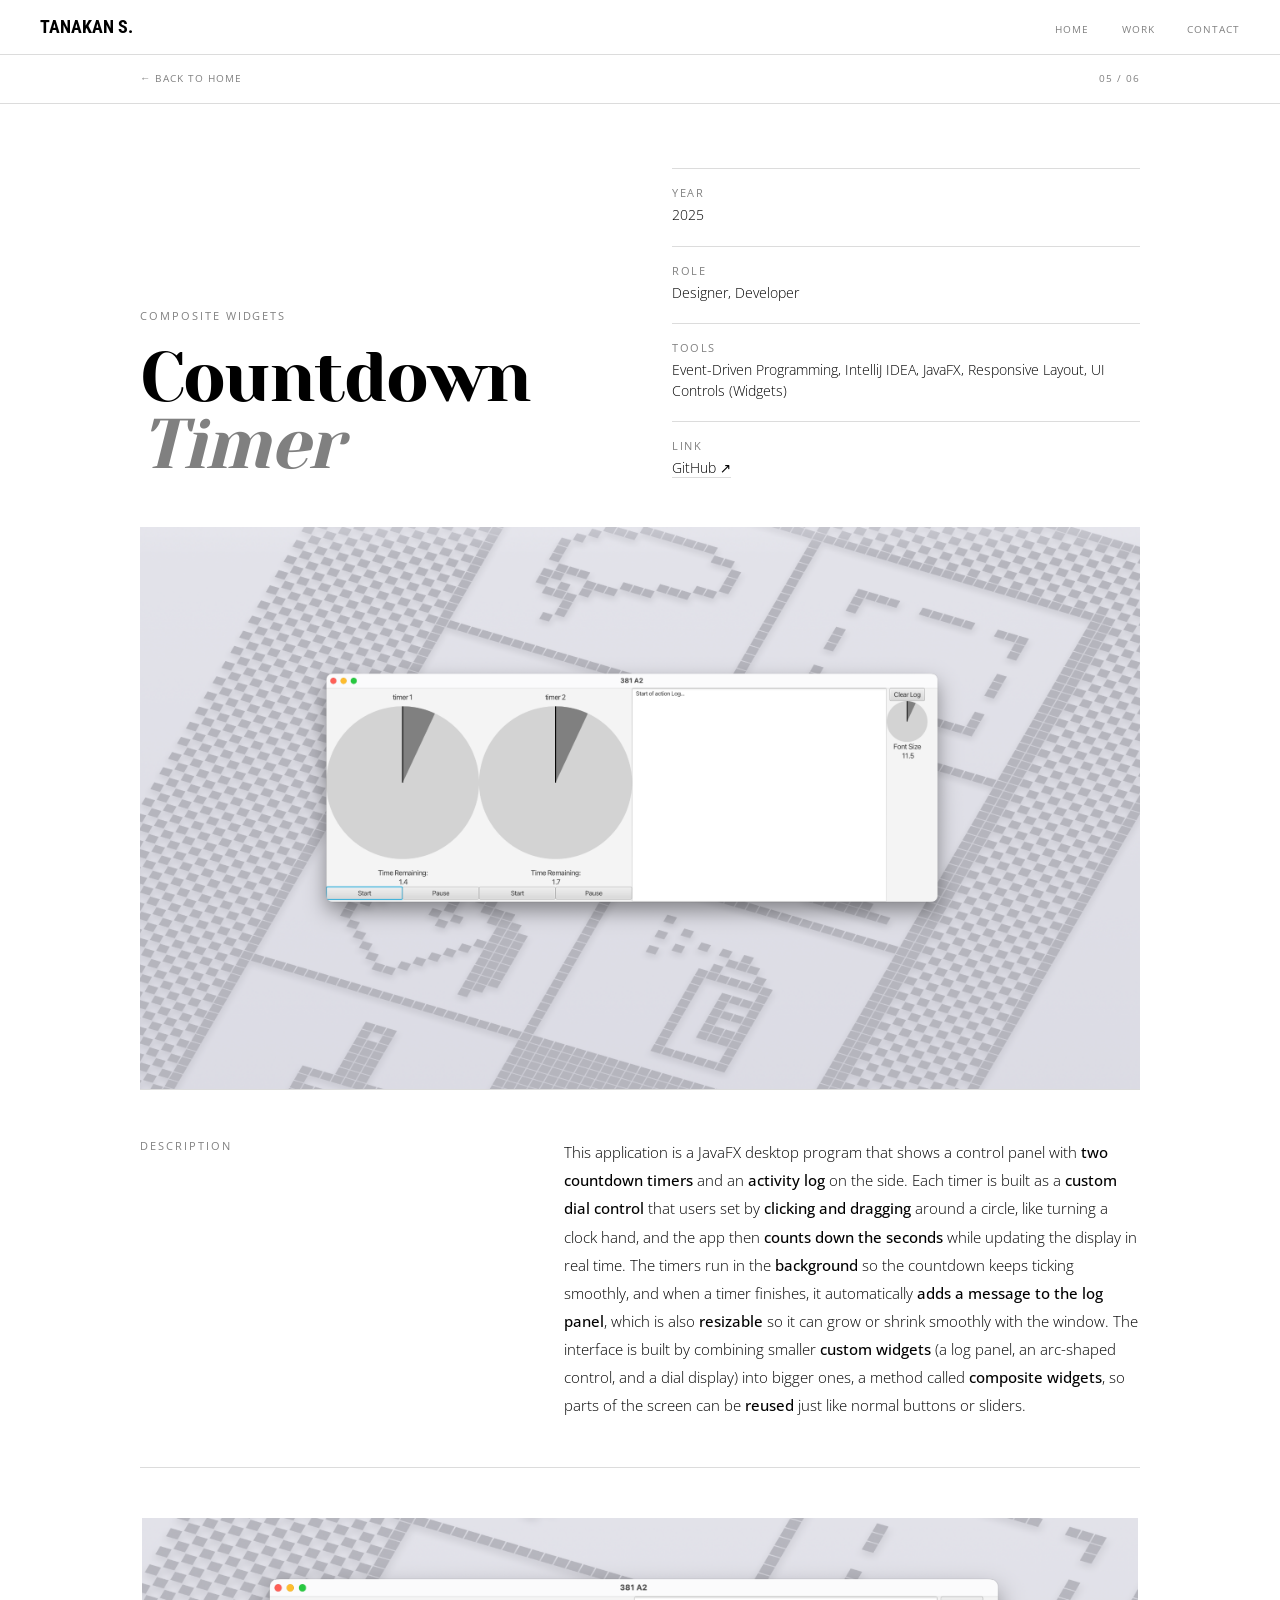
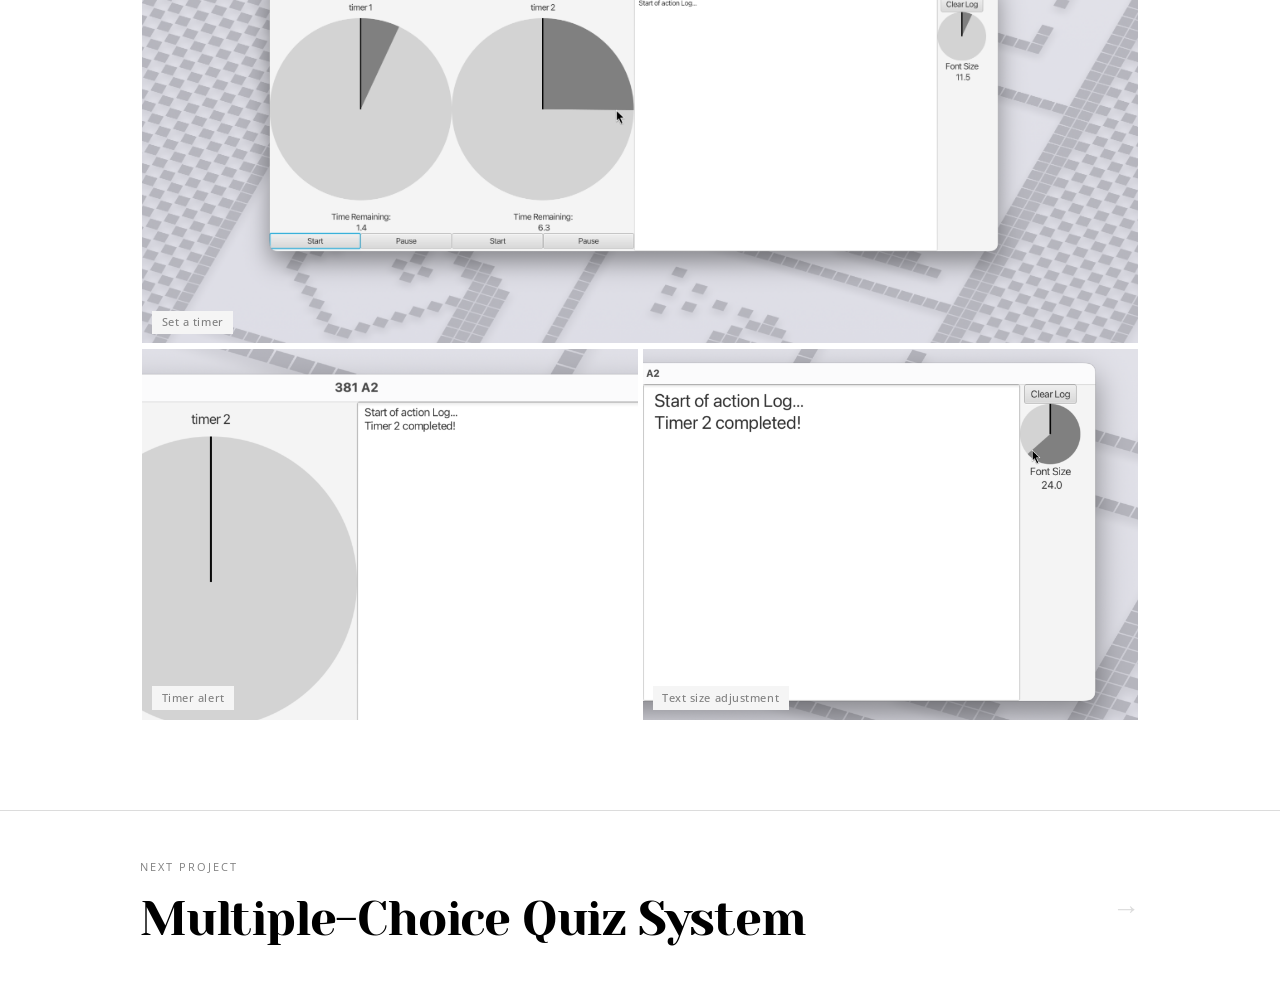
<file: projects/cmpt381_a2.html>
<!DOCTYPE html>
<html lang="en">

<head>
    <meta charset="UTF-8" />
    <meta name="viewport" content="width=device-width, initial-scale=1.0" />
    <link rel="icon" type="image/x-icon" href="../images/other/tan_icon.ico" />
    <title>Countdown Timer — Tanakan S.</title>

    <!-- google font -->
    <link rel="preconnect" href="https://fonts.googleapis.com">
    <link rel="preconnect" href="https://fonts.gstatic.com" crossorigin>
    <link href="https://fonts.googleapis.com/css2?family=Open+Sans:ital,wght@0,300..800;1,300..800&family=Roboto+Condensed:ital,wght@0,100..900;1,100..900&family=Yeseva+One&display=swap" rel="stylesheet">

    <!-- external web style -->
    <link rel="stylesheet" href="../style.css" />
</head>

<body>

    <!-- navigation bar -->
    <nav id="navbar">
        <a id="nav-logo" href="../index.html">Tanakan S.</a>
        <ul id="navbar-links">
            <li><a href="../index.html">Home</a></li>
            <li><a href="../index.html#work-section">Work</a></li>
            <li><a href="mailto:soji.tanakan@gmail.com">Contact</a></li>
        </ul>
    </nav>

    <!-- pre-body -->
    <div id="detail-topbar">
        <div class="container topbar-inner">
            <a id="back-btn" href="../index.html#work-section">← Back to Home</a>
            <span id="detail-index">05 / 06</span>
        </div>
    </div>

    <!-- body -->
    <section id="detail-hero">
        <div class="container">
            <div class="detail-header">
                <!--title -->
                <div>
                    <p class="eyebrow" id="detail-tag">Composite Widgets</p>
                    <h1 id="detail-title">Countdown <em>Timer</em></h1>
                </div>
                <div id="detail-meta">
                    <!-- year -->
                    <div class="meta-row">
                        <span class="meta-label">Year</span>
                        <span class="meta-value">2025</span>
                    </div>
                    <!-- role -->
                    <div class="meta-row">
                        <span class="meta-label">Role</span>
                        <span class="meta-value">Designer, Developer</span>
                    </div>
                    <!-- tools -->
                    <div class="meta-row">
                        <span class="meta-label">Tools</span>
                        <span class="meta-value">Event-Driven Programming, IntelliJ IDEA, JavaFX, Responsive Layout, UI Controls (Widgets)</span>
                    </div>
                    <!-- link -->
                    <div class="meta-row">
                        <span class="meta-label">Link</span>
                        <span class="meta-value"><a href="https://github.com/tas199/cmpt381-2025-a2.git" target="_blank">GitHub ↗</a></span>
                    </div>
                </div>
            </div>
            <!-- cover -->
            <img id="detail-cover" src="../images/cmpt381_a2/cover.png" alt="cover" />
        </div>
    </section>

    <!-- description -->
    <section>
        <div class="container">
            <div id="detail-body">
                <div class="content-row">
                    <span class="content-row-label">Description</span>
                    <div class="content-row-text">
                        <p>This application is a JavaFX desktop program that shows a control panel with <strong>two countdown timers</strong> and an <strong>activity log</strong> on the side. Each timer is built as a <strong>custom dial control</strong> that users set by <strong>clicking and dragging</strong> around a circle, like turning a clock hand, and the app then <strong>counts down the seconds</strong> while updating the display in real time. The timers run in the <strong>background</strong> so the countdown keeps ticking smoothly, and when a timer finishes, it automatically <strong>adds a message to the log panel</strong>, which is also <strong>resizable</strong> so it can grow or shrink smoothly with the window. The interface is built by combining smaller <strong>custom widgets</strong> (a log panel, an arc-shaped control, and a dial display) into bigger ones, a method called <strong>composite widgets</strong>, so parts of the screen can be <strong>reused</strong> just like normal buttons or sliders.</p>
                    </div>
                </div>
            </div>
        </div>
    </section>

    <!-- body image -->
    <section>
        <div class="container">
            <div id="detail-gallery">
                <div class="gallery">
                    <figure class="gallery-item wide">
                        <img src="../images/cmpt381_a2/body1.png" alt="body1" />
                        <figcaption>Set a timer</figcaption>
                    </figure>
                    <figure class="gallery-item">
                        <img src="../images/cmpt381_a2/body2.png" alt="body2" />
                        <figcaption>Timer alert</figcaption>
                    </figure>
                    <figure class="gallery-item">
                        <img src="../images/cmpt381_a2/body3.png" alt="body3" />
                        <figcaption>Text size adjustment</figcaption>
                    </figure>
                </div>
            </div>
        </div>
    </section>

    <!-- next project-->
    <section id="detail-next">
        <div class="container">
            <a id="next-link" href="cmpt270_a5.html">
                <div>
                    <p class="eyebrow">Next Project</p>
                    <h2 id="next-title">Multiple-Choice Quiz System</h2>
                </div>
                <span class="next-arrow">→</span>
            </a>
        </div>
    </section>

</body>
</html>
</file>
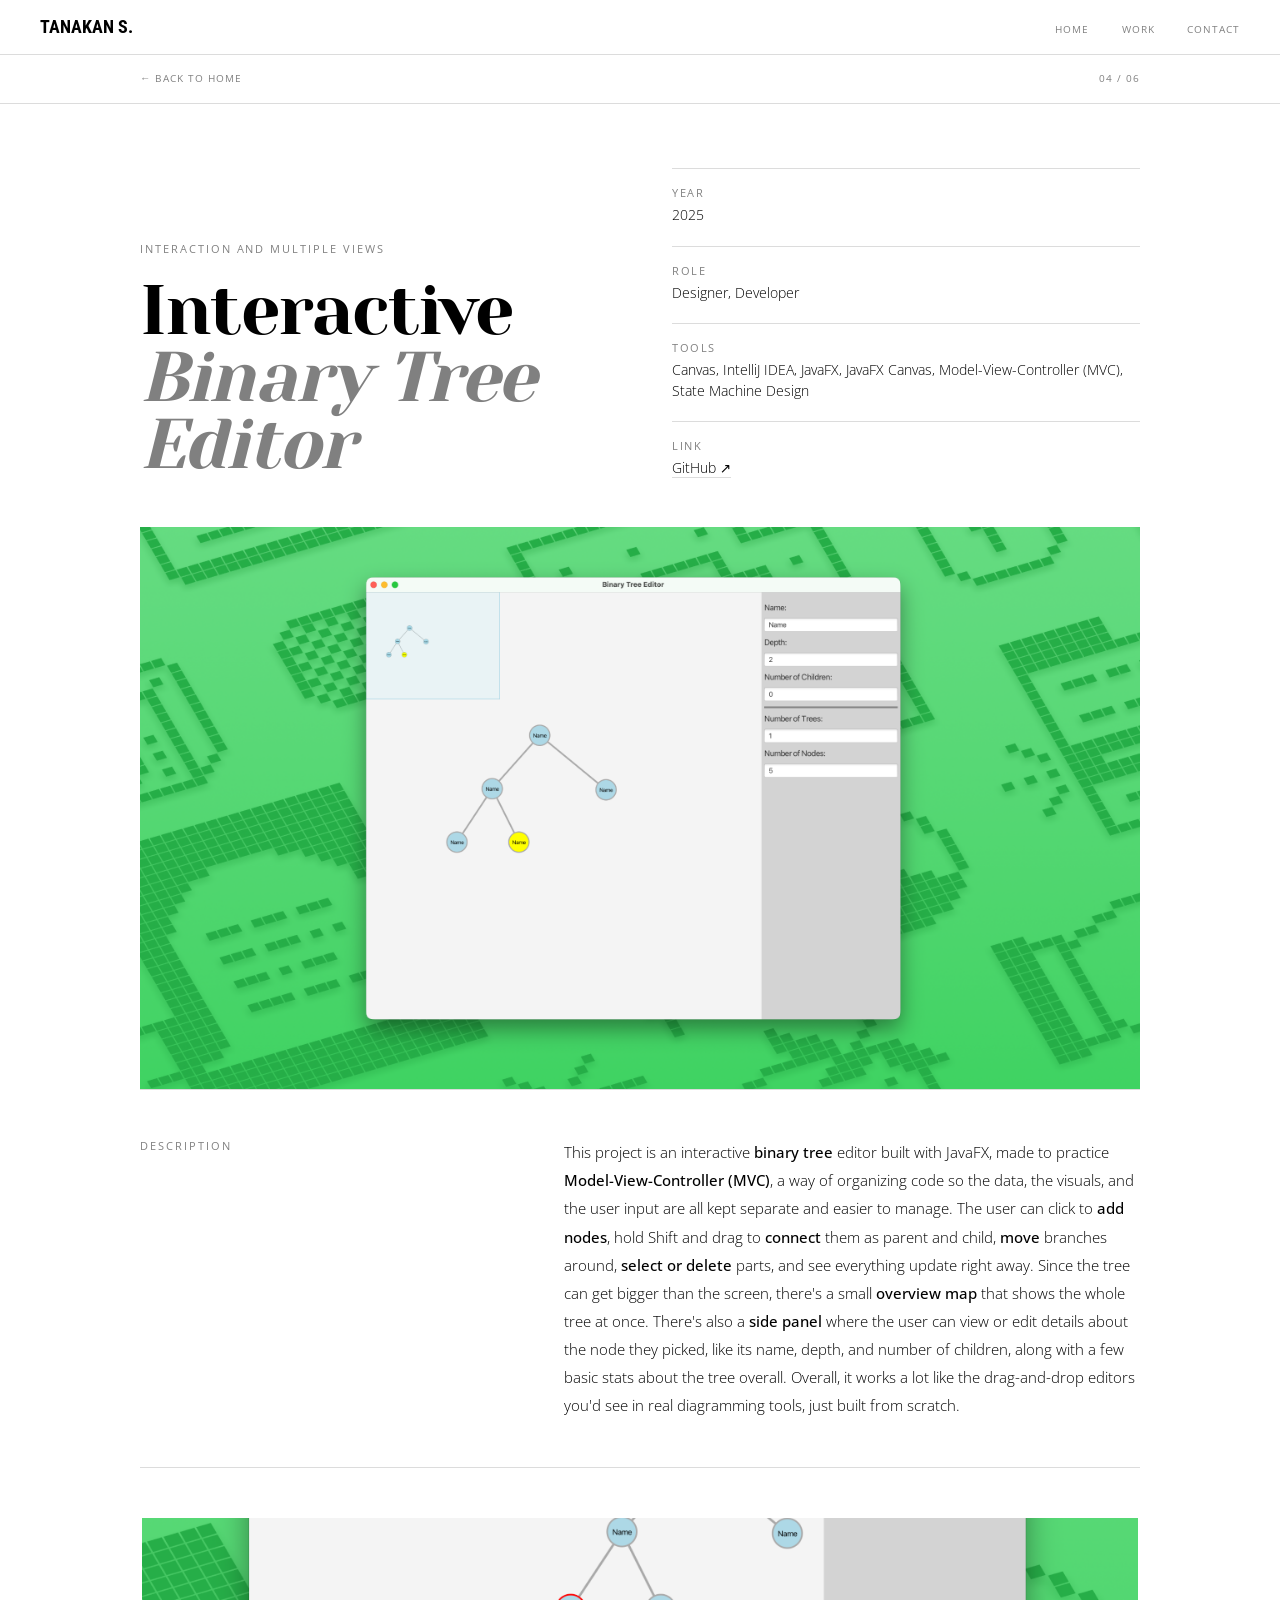
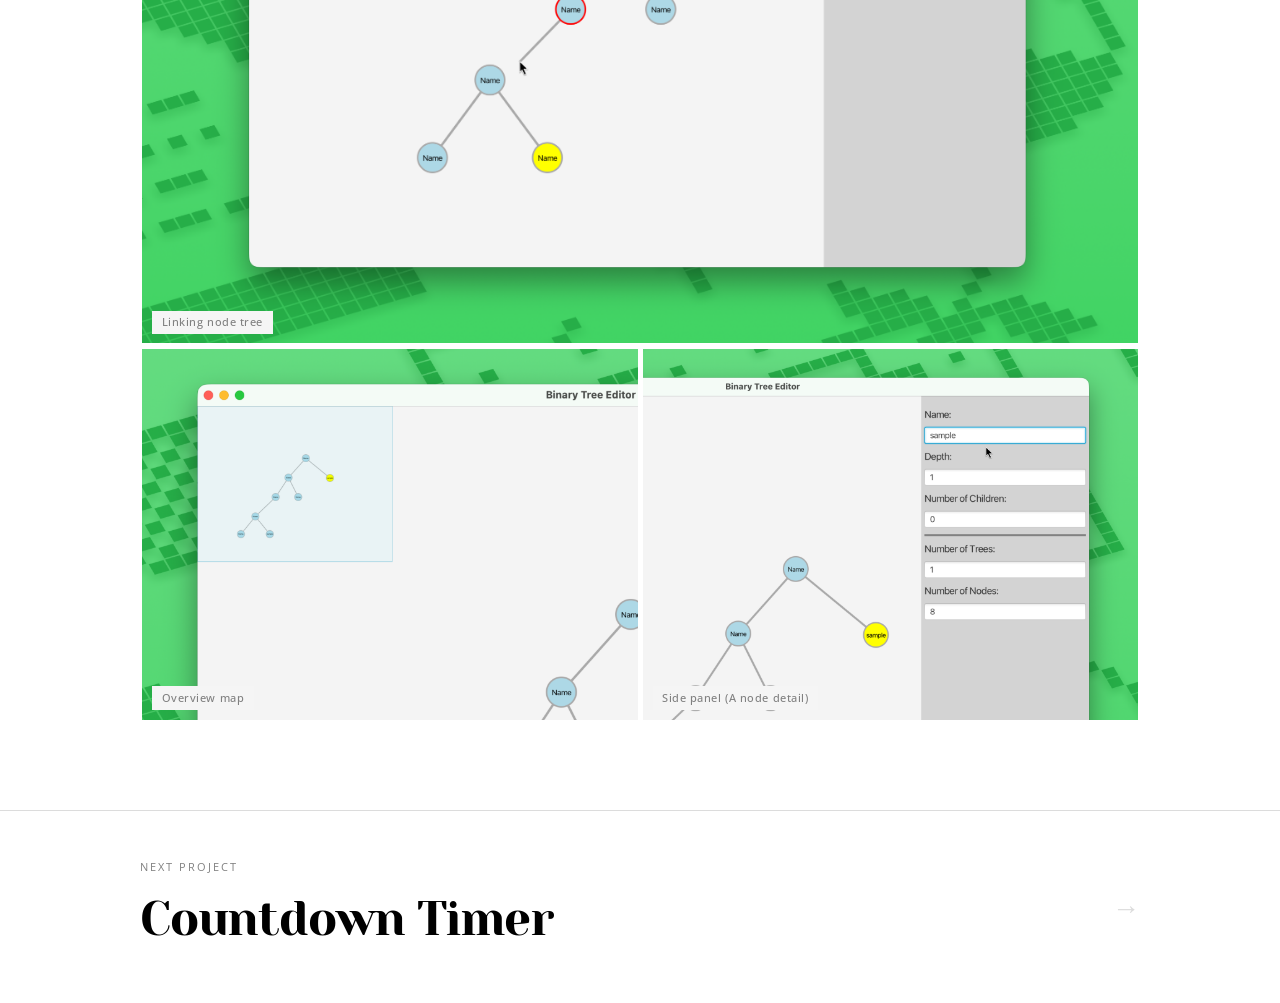
<file: projects/cmpt381_a3.html>
<!DOCTYPE html>
<html lang="en">

<head>
    <meta charset="UTF-8" />
    <meta name="viewport" content="width=device-width, initial-scale=1.0" />
    <link rel="icon" type="image/x-icon" href="../images/other/tan_icon.ico" />
    <title>Countdown Timer — Tanakan S.</title>

    <!-- google font -->
    <link rel="preconnect" href="https://fonts.googleapis.com">
    <link rel="preconnect" href="https://fonts.gstatic.com" crossorigin>
    <link href="https://fonts.googleapis.com/css2?family=Open+Sans:ital,wght@0,300..800;1,300..800&family=Roboto+Condensed:ital,wght@0,100..900;1,100..900&family=Yeseva+One&display=swap" rel="stylesheet">

    <!-- external web style -->
    <link rel="stylesheet" href="../style.css" />
</head>

<body>

    <!-- navigation bar -->
    <nav id="navbar">
        <a id="nav-logo" href="../index.html">Tanakan S.</a>
        <ul id="navbar-links">
            <li><a href="../index.html">Home</a></li>
            <li><a href="../index.html#work-section">Work</a></li>
            <li><a href="mailto:soji.tanakan@gmail.com">Contact</a></li>
        </ul>
    </nav>

    <!-- pre-body -->
    <div id="detail-topbar">
        <div class="container topbar-inner">
            <a id="back-btn" href="../index.html#work-section">← Back to Home</a>
            <span id="detail-index">04 / 06</span>
        </div>
    </div>

    <!-- body -->
    <section id="detail-hero">
        <div class="container">
            <div class="detail-header">
                <!--title -->
                <div>
                    <p class="eyebrow" id="detail-tag">Interaction and Multiple Views</p>
                    <h1 id="detail-title">Interactive <em>Binary Tree Editor</em></h1>
                </div>
                <div id="detail-meta">
                    <!-- year -->
                    <div class="meta-row">
                        <span class="meta-label">Year</span>
                        <span class="meta-value">2025</span>
                    </div>
                    <!-- role -->
                    <div class="meta-row">
                        <span class="meta-label">Role</span>
                        <span class="meta-value">Designer, Developer</span>
                    </div>
                    <!-- tools -->
                    <div class="meta-row">
                        <span class="meta-label">Tools</span>
                        <span class="meta-value">Canvas, IntelliJ IDEA, JavaFX, JavaFX Canvas, Model-View-Controller (MVC), State Machine Design</span>
                    </div>
                    <!-- link -->
                    <div class="meta-row">
                        <span class="meta-label">Link</span>
                        <span class="meta-value"><a href="https://github.com/tas199/cmpt381-2025-a3.git" target="_blank">GitHub ↗</a></span>
                    </div>
                </div>
            </div>
            <!-- cover -->
            <img id="detail-cover" src="../images/cmpt381_a3/cover.png" alt="cover" />
        </div>
    </section>

    <!-- description -->
    <section>
        <div class="container">
            <div id="detail-body">
                <div class="content-row">
                    <span class="content-row-label">Description</span>
                    <div class="content-row-text">
                        <p>This project is an interactive <strong>binary tree</strong> editor built with JavaFX, made to practice <strong>Model-View-Controller (MVC)</strong>, a way of organizing code so the data, the visuals, and the user input are all kept separate and easier to manage. The user can click to <strong>add nodes</strong>, hold Shift and drag to <strong>connect</strong> them as parent and child, <strong>move</strong> branches around, <strong>select or delete</strong> parts, and see everything update right away. Since the tree can get bigger than the screen, there's a small <strong>overview map</strong> that shows the whole tree at once. There's also a <strong>side panel</strong> where the user can view or edit details about the node they picked, like its name, depth, and number of children, along with a few basic stats about the tree overall. Overall, it works a lot like the drag-and-drop editors you'd see in real diagramming tools, just built from scratch.</p>
                    </div>
                </div>
            </div>
        </div>
    </section>

    <!-- body image -->
    <section>
        <div class="container">
            <div id="detail-gallery">
                <div class="gallery">
                    <figure class="gallery-item wide">
                        <img src="../images/cmpt381_a3/body1.png" alt="body1" />
                        <figcaption>Linking node tree</figcaption>
                    </figure>
                    <figure class="gallery-item">
                        <img src="../images/cmpt381_a3/body2.png" alt="body2" />
                        <figcaption>Overview map</figcaption>
                    </figure>
                    <figure class="gallery-item">
                        <img src="../images/cmpt381_a3/body3.png" alt="body3" />
                        <figcaption>Side panel (A node detail)</figcaption>
                    </figure>
                </div>
            </div>
        </div>
    </section>

    <!-- next project-->
    <section id="detail-next">
        <div class="container">
            <a id="next-link" href="cmpt381_a2.html">
                <div>
                    <p class="eyebrow">Next Project</p>
                    <h2 id="next-title">Countdown Timer</h2>
                </div>
                <span class="next-arrow">→</span>
            </a>
        </div>
    </section>

</body>
</html>
</file>
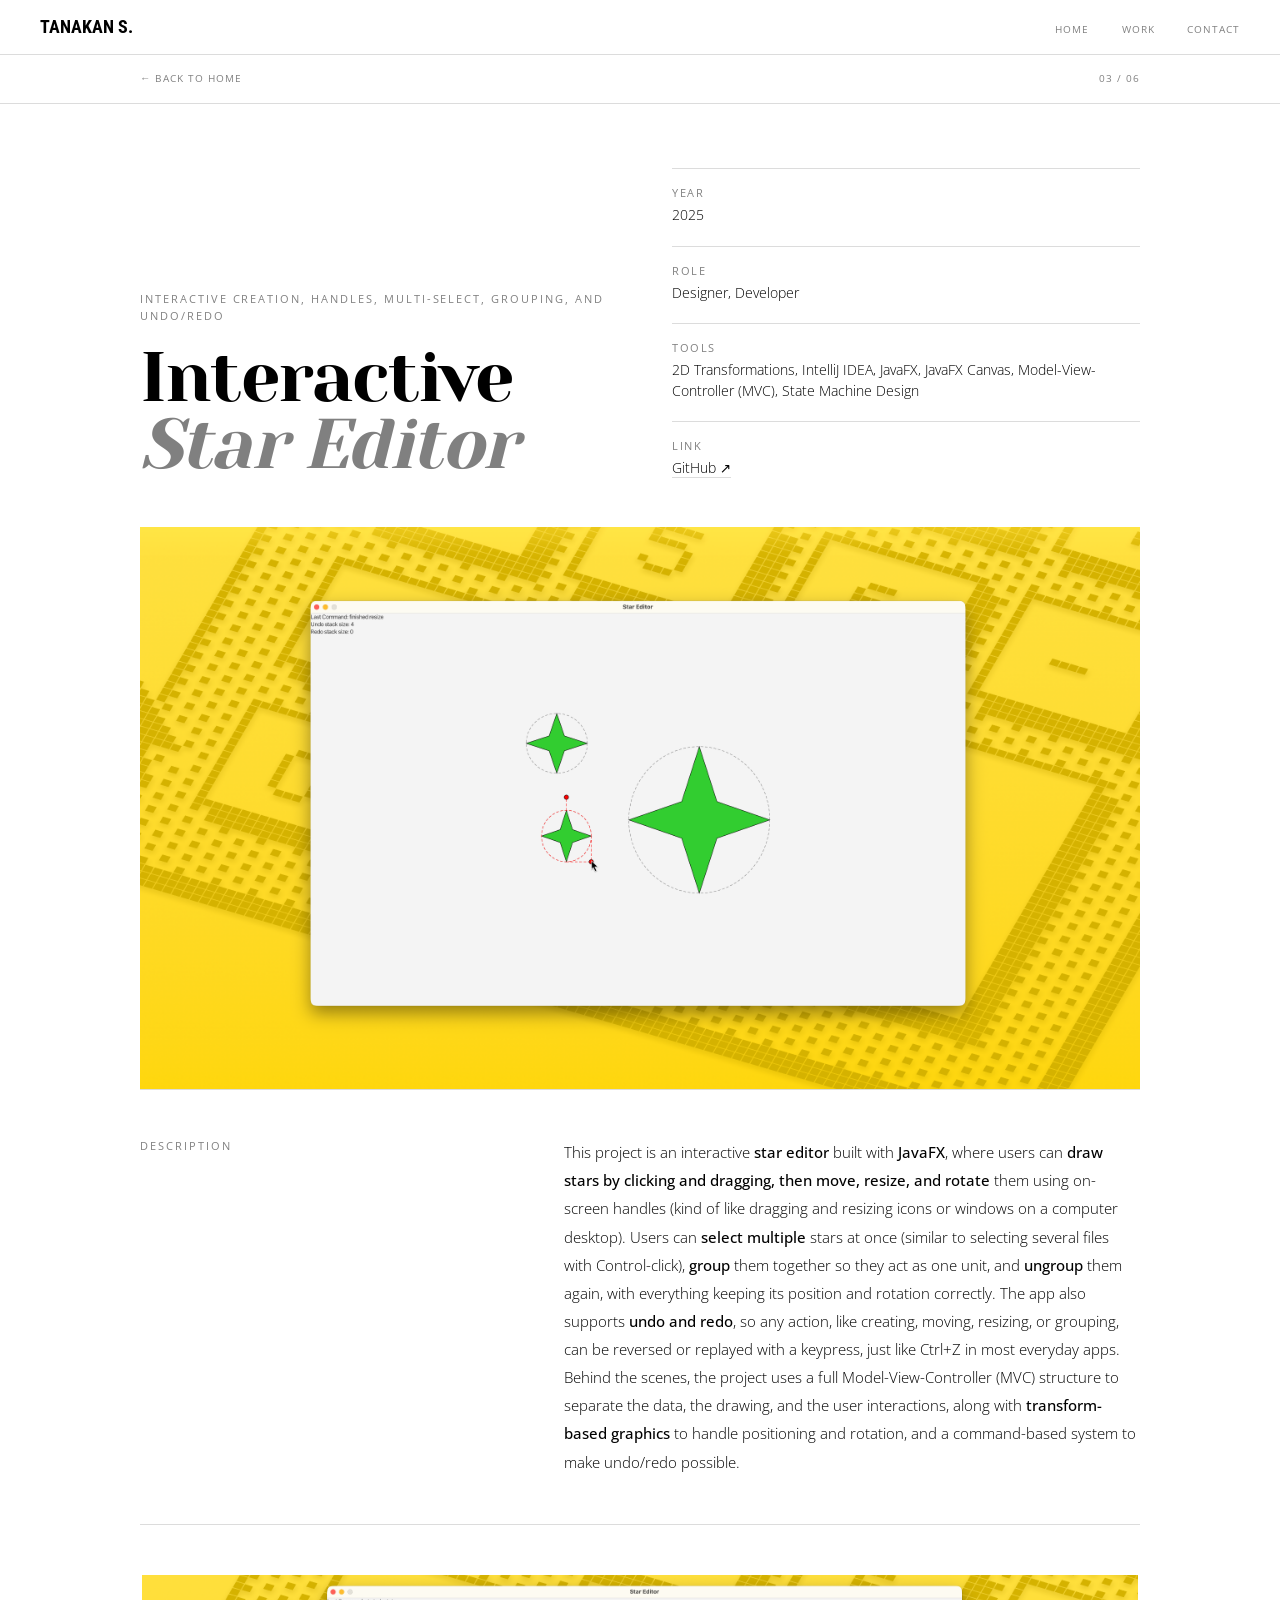
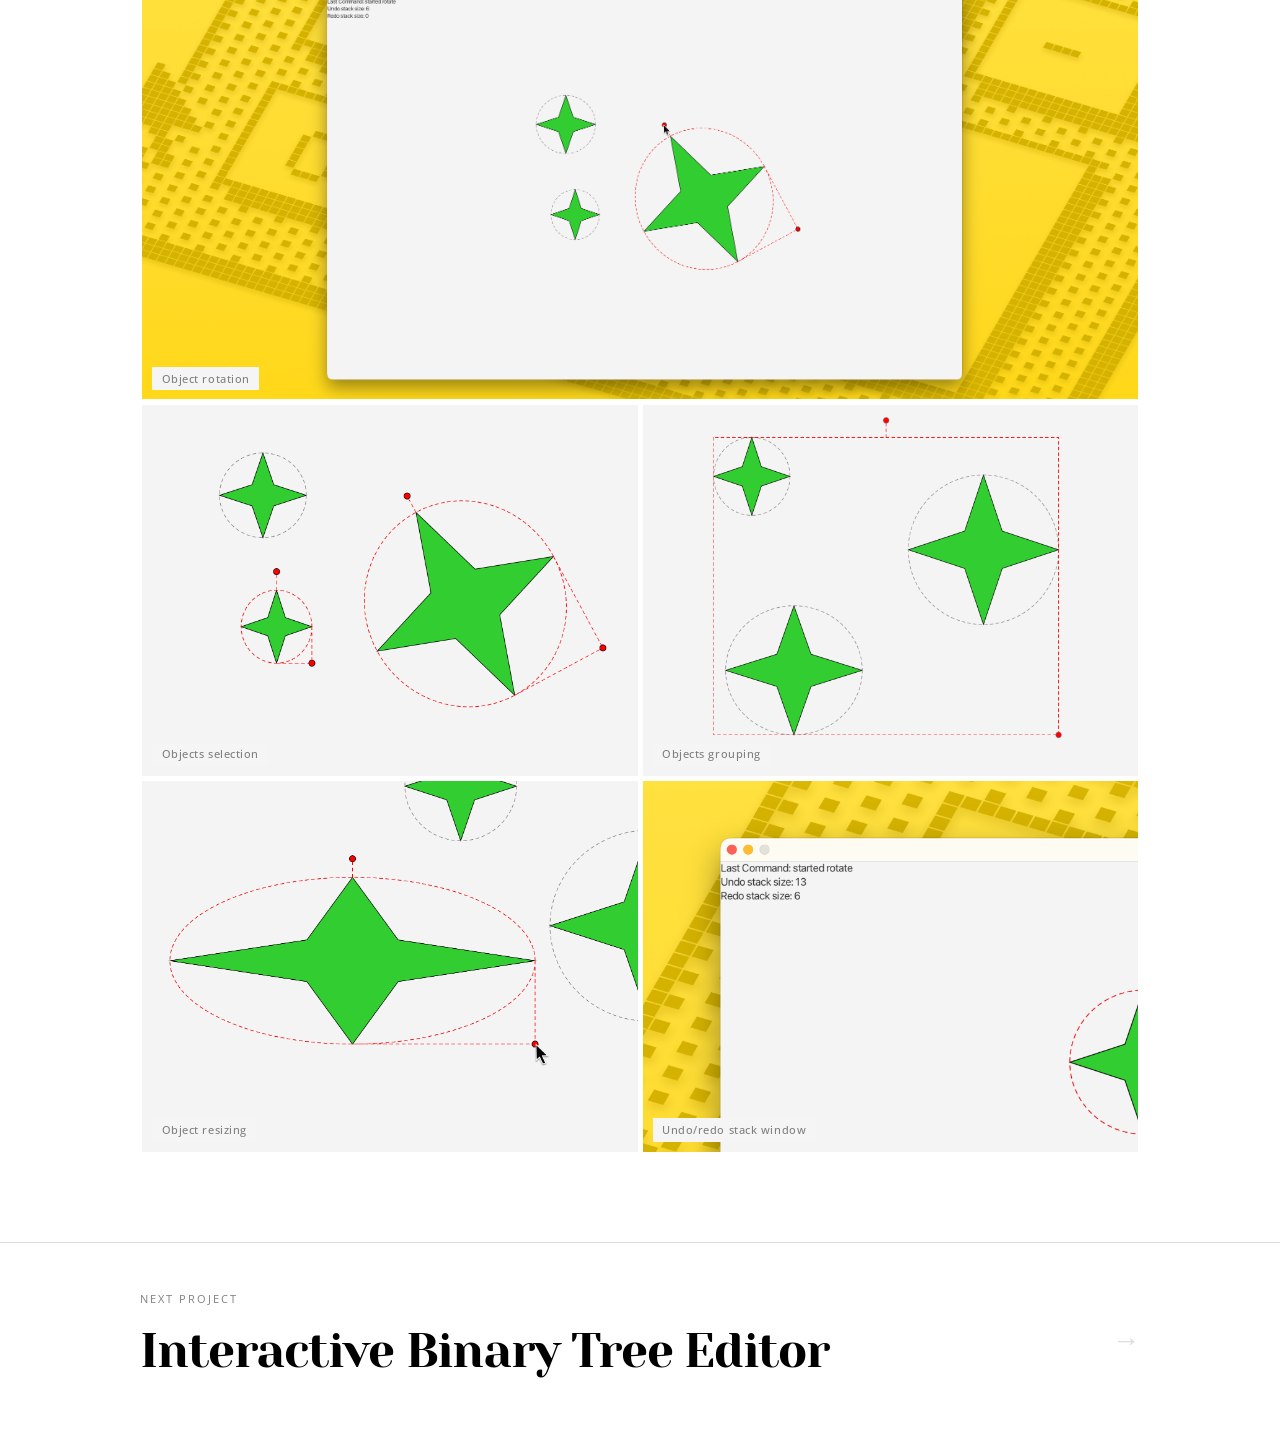
<file: projects/cmpt381_a4.html>
<!DOCTYPE html>
<html lang="en">

<head>
    <meta charset="UTF-8" />
    <meta name="viewport" content="width=device-width, initial-scale=1.0" />
    <link rel="icon" type="image/x-icon" href="../images/other/tan_icon.ico" />
    <title>Countdown Timer — Tanakan S.</title>

    <!-- google font -->
    <link rel="preconnect" href="https://fonts.googleapis.com">
    <link rel="preconnect" href="https://fonts.gstatic.com" crossorigin>
    <link href="https://fonts.googleapis.com/css2?family=Open+Sans:ital,wght@0,300..800;1,300..800&family=Roboto+Condensed:ital,wght@0,100..900;1,100..900&family=Yeseva+One&display=swap" rel="stylesheet">

    <!-- external web style -->
    <link rel="stylesheet" href="../style.css" />
</head>

<body>

    <!-- navigation bar -->
    <nav id="navbar">
        <a id="nav-logo" href="../index.html">Tanakan S.</a>
        <ul id="navbar-links">
            <li><a href="../index.html">Home</a></li>
            <li><a href="../index.html#work-section">Work</a></li>
            <li><a href="mailto:soji.tanakan@gmail.com">Contact</a></li>
        </ul>
    </nav>

    <!-- pre-body -->
    <div id="detail-topbar">
        <div class="container topbar-inner">
            <a id="back-btn" href="../index.html#work-section">← Back to Home</a>
            <span id="detail-index">03 / 06</span>
        </div>
    </div>

    <!-- body -->
    <section id="detail-hero">
        <div class="container">
            <div class="detail-header">
                <!--title -->
                <div>
                    <p class="eyebrow" id="detail-tag">Interactive Creation, Handles, Multi-Select, Grouping, and Undo/Redo</p>
                    <h1 id="detail-title">Interactive <em>Star Editor</em></em></h1>
                </div>
                <div id="detail-meta">
                    <!-- year -->
                    <div class="meta-row">
                        <span class="meta-label">Year</span>
                        <span class="meta-value">2025</span>
                    </div>
                    <!-- role -->
                    <div class="meta-row">
                        <span class="meta-label">Role</span>
                        <span class="meta-value">Designer, Developer</span>
                    </div>
                    <!-- tools -->
                    <div class="meta-row">
                        <span class="meta-label">Tools</span>
                        <span class="meta-value">2D Transformations, IntelliJ IDEA, JavaFX, JavaFX Canvas, Model-View-Controller (MVC), State Machine Design</span>
                    </div>
                    <!-- link -->
                    <div class="meta-row">
                        <span class="meta-label">Link</span>
                        <span class="meta-value"><a href="https://github.com/tas199/cmpt381-2025-a4.git" target="_blank">GitHub ↗</a></span>
                    </div>
                </div>
            </div>
            <!-- cover -->
            <img id="detail-cover" src="../images/cmpt381_a4/cover.png" alt="cover" />
        </div>
    </section>

    <!-- description -->
    <section>
        <div class="container">
            <div id="detail-body">
                <div class="content-row">
                    <span class="content-row-label">Description</span>
                    <div class="content-row-text">
                        <p>This project is an interactive <strong>star editor</strong> built with <strong>JavaFX</strong>, where users can <strong>draw stars by clicking and dragging, then move, resize, and rotate</strong> them using on-screen handles (kind of like dragging and resizing icons or windows on a computer desktop). Users can <strong>select multiple</strong> stars at once (similar to selecting several files with Control-click), <strong>group</strong> them together so they act as one unit, and <strong>ungroup</strong> them again, with everything keeping its position and rotation correctly. The app also supports <strong>undo and redo</strong>, so any action, like creating, moving, resizing, or grouping, can be reversed or replayed with a keypress, just like Ctrl+Z in most everyday apps. Behind the scenes, the project uses a full </strong>Model-View-Controller (MVC)</strong> structure to separate the data, the drawing, and the user interactions, along with <strong>transform-based graphics</strong> to handle positioning and rotation, and a command-based system to make undo/redo possible.</p>
                    </div>
                </div>
            </div>
        </div>
    </section>

    <!-- body image -->
    <section>
        <div class="container">
            <div id="detail-gallery">
                <div class="gallery">
                    <figure class="gallery-item wide">
                        <img src="../images/cmpt381_a4/body1.png" alt="body1" />
                        <figcaption>Object rotation</figcaption>
                    </figure>
                    <figure class="gallery-item">
                        <img src="../images/cmpt381_a4/body2.png" alt="body2" />
                        <figcaption>Objects selection</figcaption>
                    </figure>
                    <figure class="gallery-item">
                        <img src="../images/cmpt381_a4/body3.png" alt="body3" />
                        <figcaption>Objects grouping</figcaption>
                    </figure>
                    <figure class="gallery-item">
                        <img src="../images/cmpt381_a4/body4.png" alt="body4" />
                        <figcaption>Object resizing</figcaption>
                    </figure>
                    <figure class="gallery-item">
                        <img src="../images/cmpt381_a4/body5.png" alt="body5" />
                        <figcaption>Undo/redo stack window</figcaption>
                    </figure>
                </div>
            </div>
        </div>
    </section>

    <!-- next project-->
    <section id="detail-next">
        <div class="container">
            <a id="next-link" href="cmpt381_a3.html">
                <div>
                    <p class="eyebrow">Next Project</p>
                    <h2 id="next-title">Interactive Binary Tree Editor</h2>
                </div>
                <span class="next-arrow">→</span>
            </a>
        </div>
    </section>

</body>
</html>
</file>
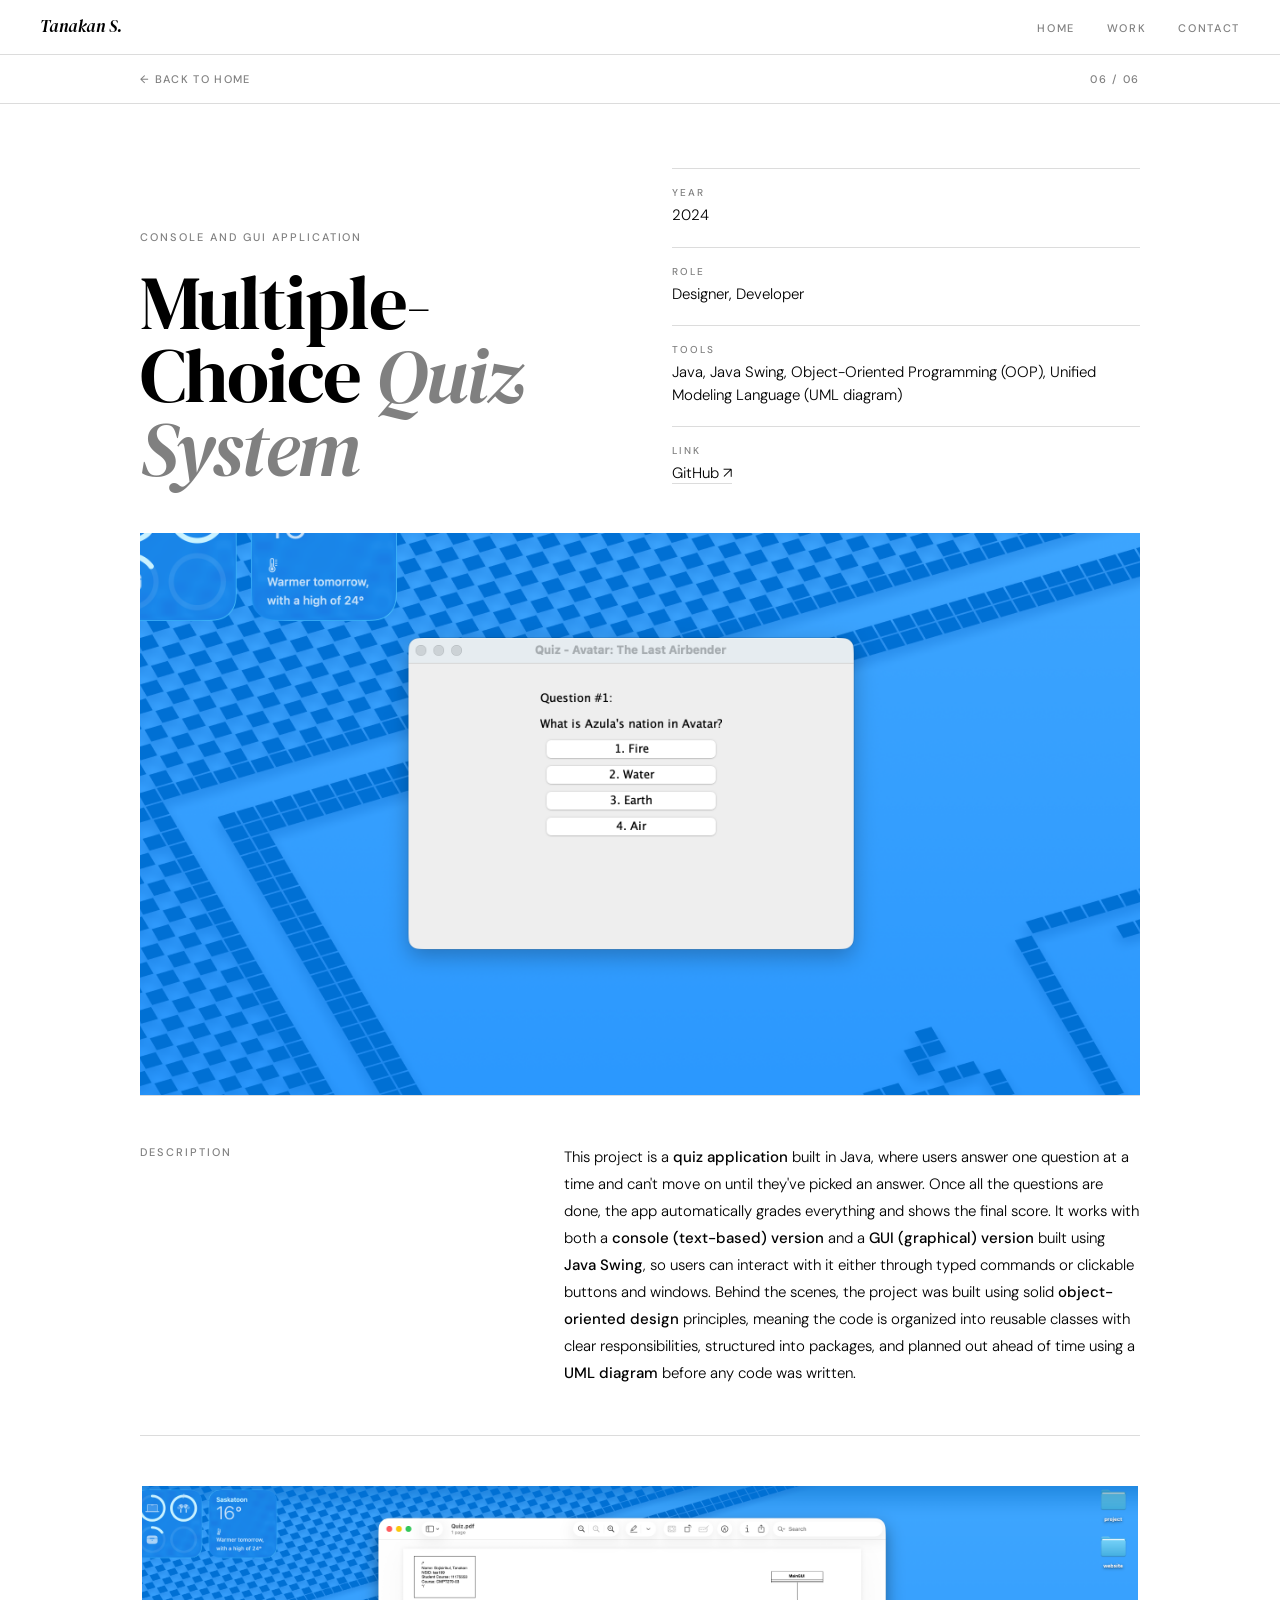
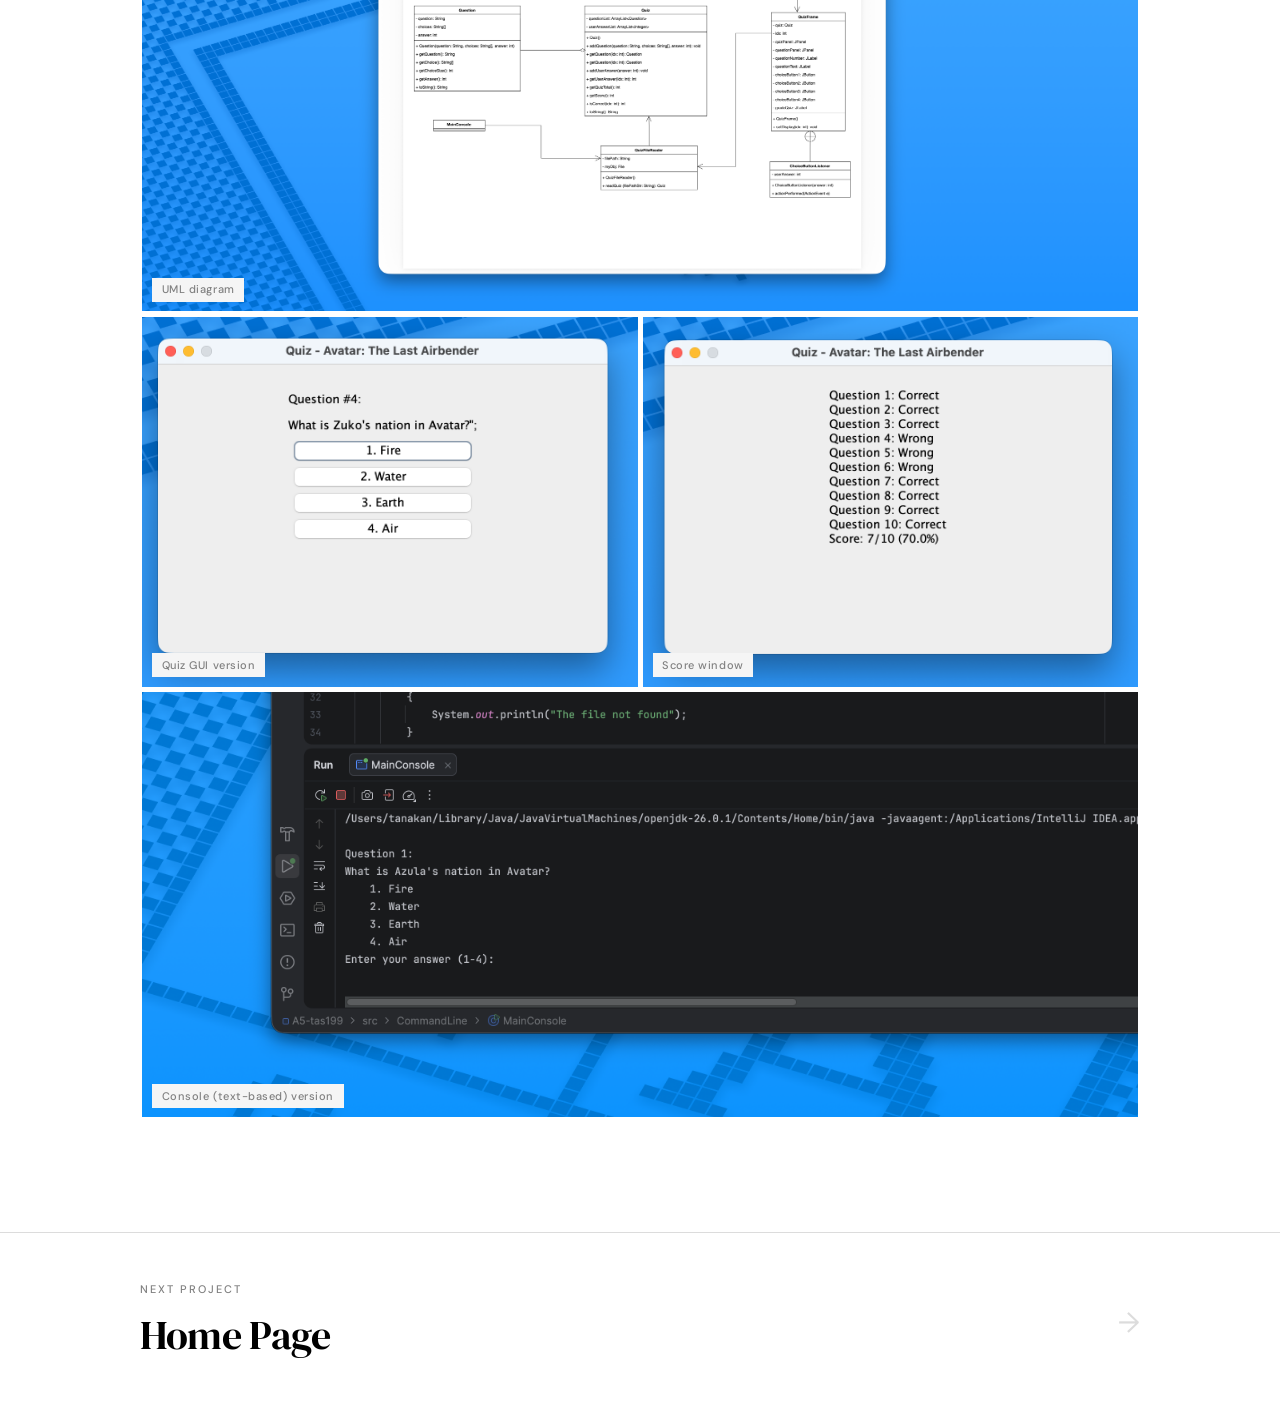
<file: website/projects/cmpt270_a5.html>
<!DOCTYPE html>
<html lang="en">

<head>
    <meta charset="UTF-8" />
    <meta name="viewport" content="width=device-width, initial-scale=1.0" />
    <title>Countdown Timer — Tanakan S.</title>

    <!-- google font: DM Serif Display -->
    <link rel="preconnect" href="https://fonts.googleapis.com">
    <link rel="preconnect" href="https://fonts.gstatic.com" crossorigin>
    <link href="https://fonts.googleapis.com/css2?family=DM+Serif+Display:ital@0;1&family=DM+Sans:wght@300;400;500&display=swap" rel="stylesheet">


    <!-- external web style -->
    <link rel="stylesheet" href="../style.css" />
</head>

<body>

    <!-- navigation bar -->
    <nav id="navbar">
        <a id="nav-logo" href="../index.html">Tanakan S.</a>
        <ul id="navbar-links">
            <li><a href="../index.html">Home</a></li>
            <li><a href="../index.html#work-section">Work</a></li>
            <li><a href="mailto:soji.tanakan@gmail.com">Contact</a></li>
        </ul>
    </nav>

    <div id="detail-topbar">
        <div class="container topbar-inner">
            <a id="back-btn" href="../index.html#work-section">← Back to Home</a>
            <span id="detail-index">06 / 06</span>
        </div>
    </div>

    <!-- body -->
    <section id="detail-hero">
        <div class="container">
            <div class="detail-header">
                <!--title -->
                <div>
                    <p class="eyebrow" id="detail-tag">Console and GUI Application</p>
                    <h1 id="detail-title">Multiple-Choice <em>Quiz System</em></h1>
                </div>
                <div id="detail-meta">
                    <!-- year -->
                    <div class="meta-row">
                        <span class="meta-label">Year</span>
                        <span class="meta-value">2024</span>
                    </div>
                    <!-- role -->
                    <div class="meta-row">
                        <span class="meta-label">Role</span>
                        <span class="meta-value">Designer, Developer</span>
                    </div>
                    <!-- tools -->
                    <div class="meta-row">
                        <span class="meta-label">Tools</span>
                        <span class="meta-value">Java, Java Swing, Object-Oriented Programming (OOP), Unified Modeling Language (UML diagram)</span>
                    </div>
                    <!-- link -->
                    <div class="meta-row">
                        <span class="meta-label">Link</span>
                        <span class="meta-value"><a href="https://github.com/tas199/cmpt270-2024-a5.git" target="_blank">GitHub ↗</a></span>
                    </div>
                </div>
            </div>
            <!-- cover -->
            <img id="detail-cover" src="../images/cmpt270_a5/cover.png" alt="cover" />
        </div>
    </section>

    <!-- description -->
    <section>
        <div class="container">
            <div id="detail-body">
                <div class="content-row">
                    <span class="content-row-label">Description</span>
                    <div class="content-row-text">
                        <p>This project is a <strong>quiz application</strong> built in Java, where users answer one question at a time and can't move on until they've picked an answer. Once all the questions are done, the app automatically grades everything and shows the final score. It works with both a <strong>console (text-based) version</strong> and a <strong>GUI (graphical) version</strong> built using <strong>Java Swing</strong>, so users can interact with it either through typed commands or clickable buttons and windows. Behind the scenes, the project was built using solid <strong>object-oriented design</strong> principles, meaning the code is organized into reusable classes with clear responsibilities, structured into packages, and planned out ahead of time using a <strong>UML diagram</strong> before any code was written.</p>
                    </div>
                </div>
            </div>
        </div>
    </section>

    <!-- body image -->
    <section>
        <div class="container">
            <div id="detail-gallery">
                <div class="gallery">
                    <figure class="gallery-item wide">
                        <img src="../images/cmpt270_a5/body1.png" alt="body1" />
                        <figcaption>UML diagram</figcaption>
                    </figure>
                    <figure class="gallery-item">
                        <img src="../images/cmpt270_a5/body2.png" alt="body2" />
                        <figcaption>Quiz GUI version</figcaption>
                    </figure>
                    <figure class="gallery-item">
                        <img src="../images/cmpt270_a5/body3.png" alt="body3" />
                        <figcaption>Score window</figcaption>
                    </figure>
                    <figure class="gallery-item wide">
                        <img src="../images/cmpt270_a5/body4.png" alt="body4" />
                        <figcaption>Console (text-based) version</figcaption>
                    </figure>
                </div>
            </div>
        </div>
    </section>

    <!-- next project-->
    <section id="detail-next">
        <div class="container">
            <a id="next-link" href="../index.html">
                <div>
                    <p class="eyebrow">Next Project</p>
                    <h2 id="next-title">Home Page</h2>
                </div>
                <span class="next-arrow">→</span>
            </a>
        </div>
    </section>

</body>
</html>
</file>
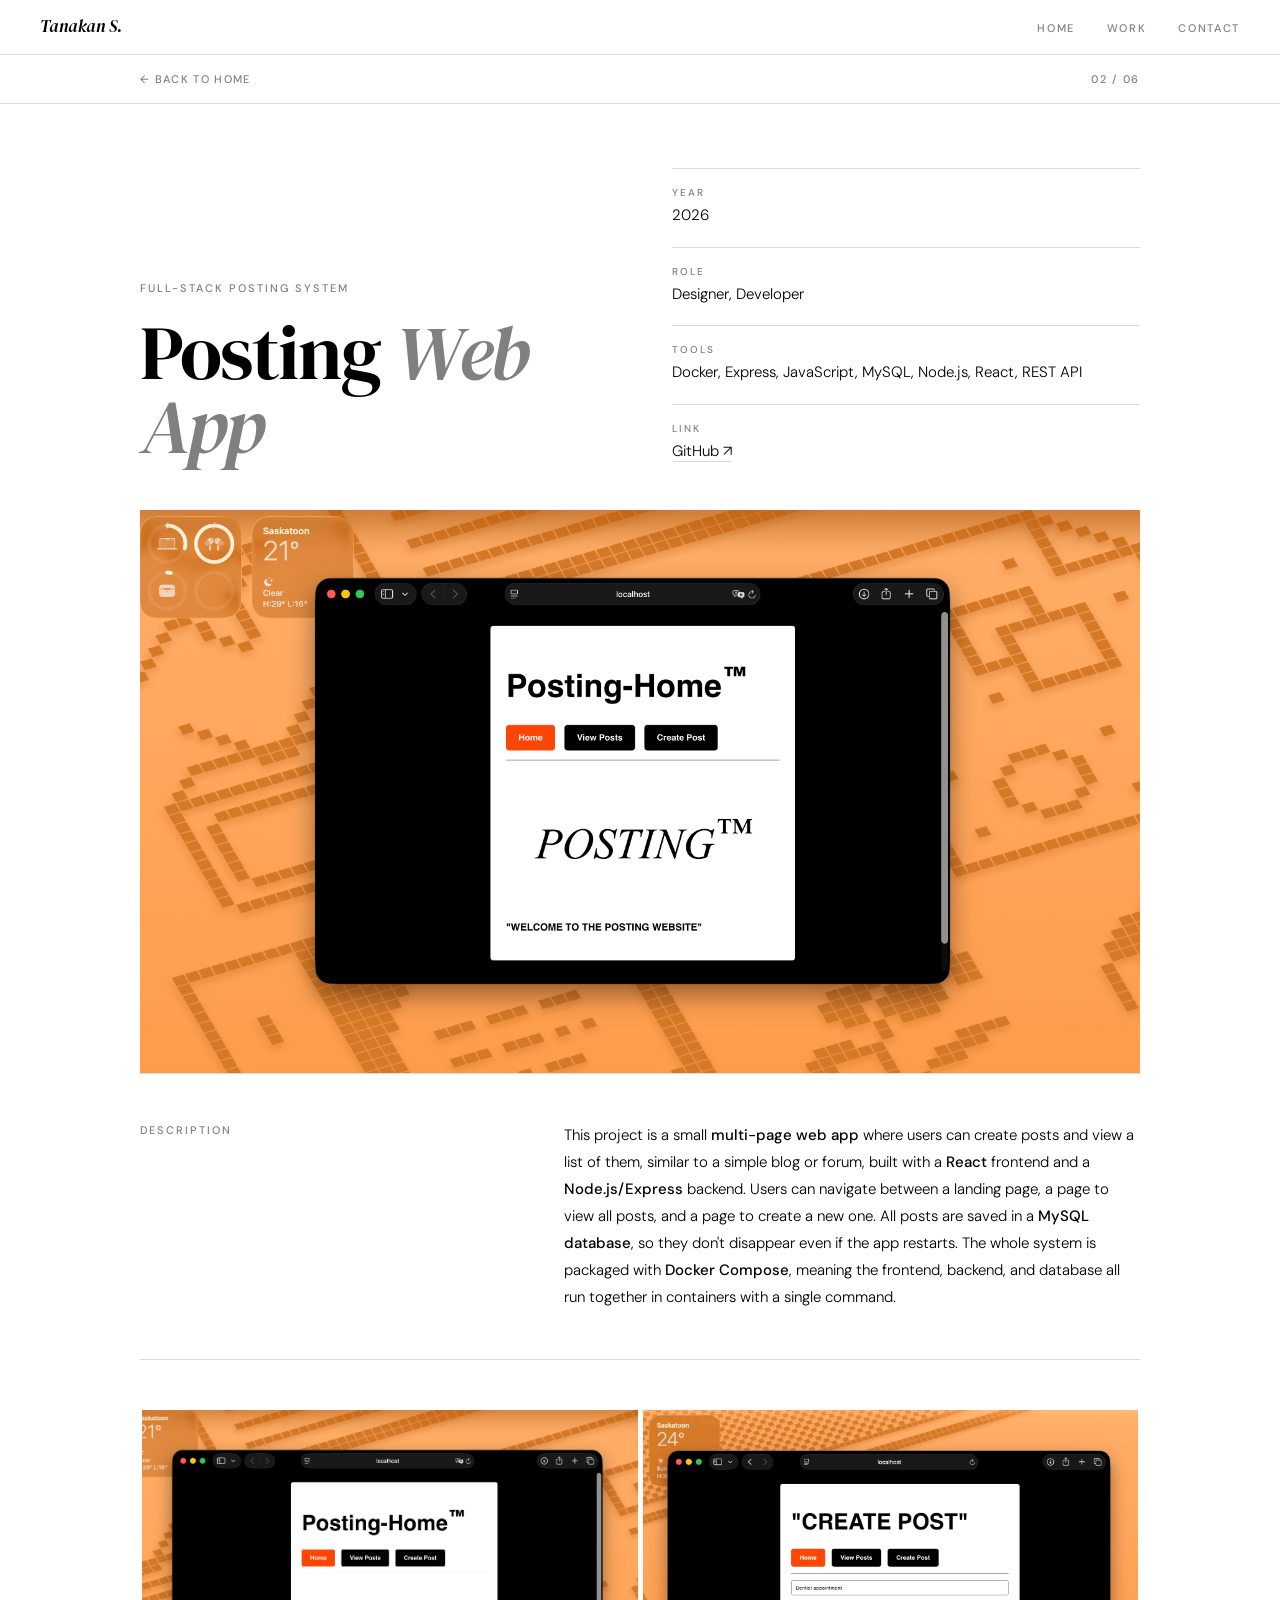
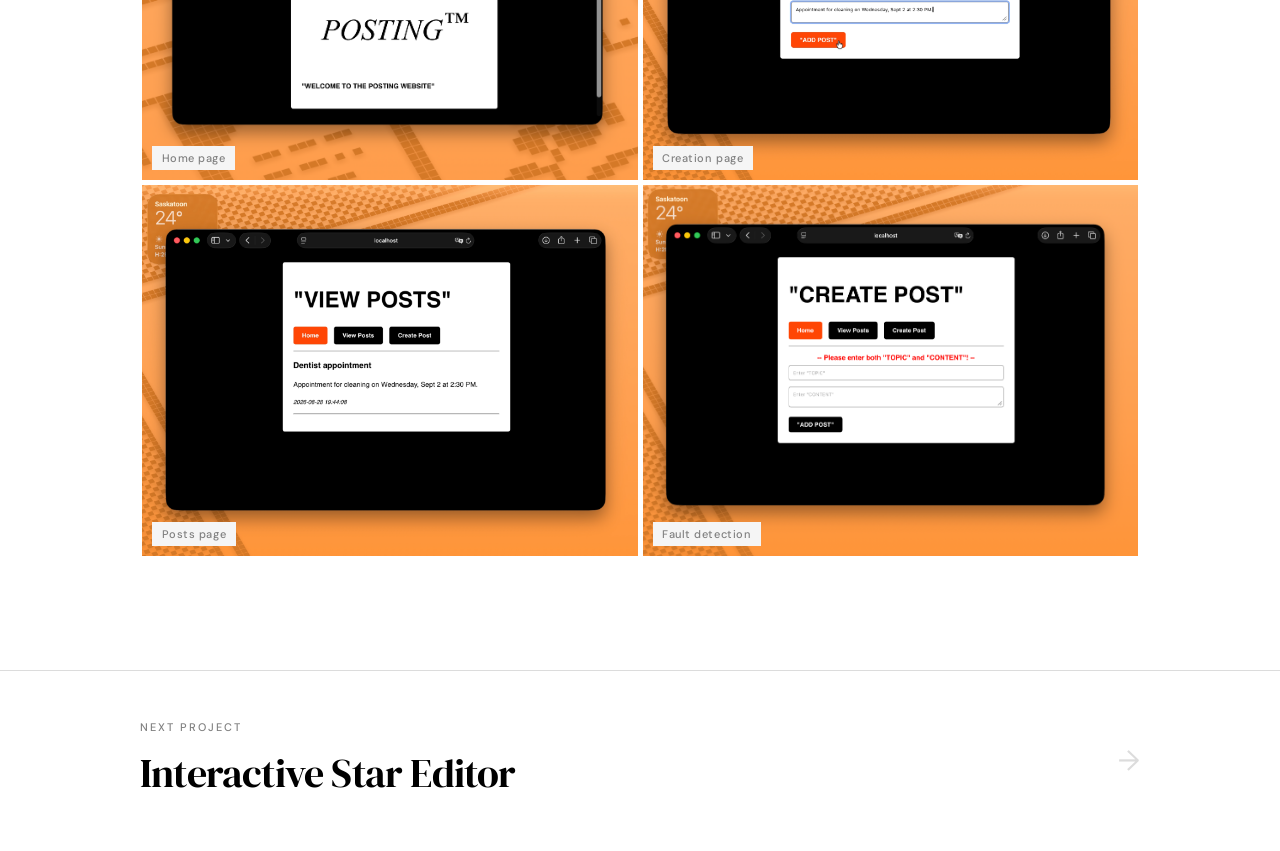
<file: website/projects/cmpt353_a4.html>
<!DOCTYPE html>
<html lang="en">

<head>
    <meta charset="UTF-8" />
    <meta name="viewport" content="width=device-width, initial-scale=1.0" />
    <title>Countdown Timer — Tanakan S.</title>

    <!-- google font: DM Serif Display -->
    <link rel="preconnect" href="https://fonts.googleapis.com">
    <link rel="preconnect" href="https://fonts.gstatic.com" crossorigin>
    <link href="https://fonts.googleapis.com/css2?family=DM+Serif+Display:ital@0;1&family=DM+Sans:wght@300;400;500&display=swap" rel="stylesheet">


    <!-- external web style -->
    <link rel="stylesheet" href="../style.css" />
</head>

<body>

    <!-- navigation bar -->
    <nav id="navbar">
        <a id="nav-logo" href="../index.html">Tanakan S.</a>
        <ul id="navbar-links">
            <li><a href="../index.html">Home</a></li>
            <li><a href="../index.html#work-section">Work</a></li>
            <li><a href="mailto:soji.tanakan@gmail.com">Contact</a></li>
        </ul>
    </nav>

    <!-- pre-body -->
    <div id="detail-topbar">
        <div class="container topbar-inner">
            <a id="back-btn" href="../index.html#work-section">← Back to Home</a>
            <span id="detail-index">02 / 06</span>
        </div>
    </div>

    <!-- body -->
    <section id="detail-hero">
        <div class="container">
            <div class="detail-header">
                <!--title -->
                <div>
                    <p class="eyebrow" id="detail-tag">Full-Stack Posting System</p>
                    <h1 id="detail-title">Posting <em>Web App</em></em></h1>
                </div>
                <div id="detail-meta">
                    <!-- year -->
                    <div class="meta-row">
                        <span class="meta-label">Year</span>
                        <span class="meta-value">2026</span>
                    </div>
                    <!-- role -->
                    <div class="meta-row">
                        <span class="meta-label">Role</span>
                        <span class="meta-value">Designer, Developer</span>
                    </div>
                    <!-- tools -->
                    <div class="meta-row">
                        <span class="meta-label">Tools</span>
                        <span class="meta-value">Docker, Express, JavaScript, MySQL, Node.js, React, REST API</span>
                    </div>
                    <!-- link -->
                    <div class="meta-row">
                        <span class="meta-label">Link</span>
                        <span class="meta-value"><a href="https://github.com/tas199/cmpt353-2025-a4.git" target="_blank">GitHub ↗</a></span>
                    </div>
                </div>
            </div>
            <!-- cover -->
            <img id="detail-cover" src="../images/cmpt353_a4/cover.png" alt="cover" />
        </div>
    </section>

    <!-- description -->
    <section>
        <div class="container">
            <div id="detail-body">
                <div class="content-row">
                    <span class="content-row-label">Description</span>
                    <div class="content-row-text">
                        <p>This project is a small <strong>multi-page web app</strong> where users can create posts and view a list of them, similar to a simple blog or forum, built with a <strong>React</strong> frontend and a <strong>Node.js/Express</strong> backend. Users can navigate between a landing page, a page to view all posts, and a page to create a new one. All posts are saved in a <strong>MySQL database</strong>, so they don't disappear even if the app restarts. The whole system is packaged with <strong>Docker Compose</strong>, meaning the frontend, backend, and database all run together in containers with a single command.</p>
                    </div>
                </div>
            </div>
        </div>
    </section>

    <!-- body image -->
    <section>
        <div class="container">
            <div id="detail-gallery">
                <div class="gallery">
                    <figure class="gallery-item">
                        <img src="../images/cmpt353_a4/body1.png" alt="body2" />
                        <figcaption>Home page</figcaption>
                    </figure>
                    <figure class="gallery-item">
                        <img src="../images/cmpt353_a4/body2.png" alt="body3" />
                        <figcaption>Creation page</figcaption>
                    </figure>
                    <figure class="gallery-item">
                        <img src="../images/cmpt353_a4/body3.png" alt="body4" />
                        <figcaption>Posts page</figcaption>
                    </figure>
                    <figure class="gallery-item">
                        <img src="../images/cmpt353_a4/body4.png" alt="body5" />
                        <figcaption>Fault detection</figcaption>
                    </figure>
                </div>
            </div>
        </div>
    </section>

    <!-- next project-->
    <section id="detail-next">
        <div class="container">
            <a id="next-link" href="cmpt381_a4.html">
                <div>
                    <p class="eyebrow">Next Project</p>
                    <h2 id="next-title">Interactive Star Editor</h2>
                </div>
                <span class="next-arrow">→</span>
            </a>
        </div>
    </section>

</body>
</html>
</file>
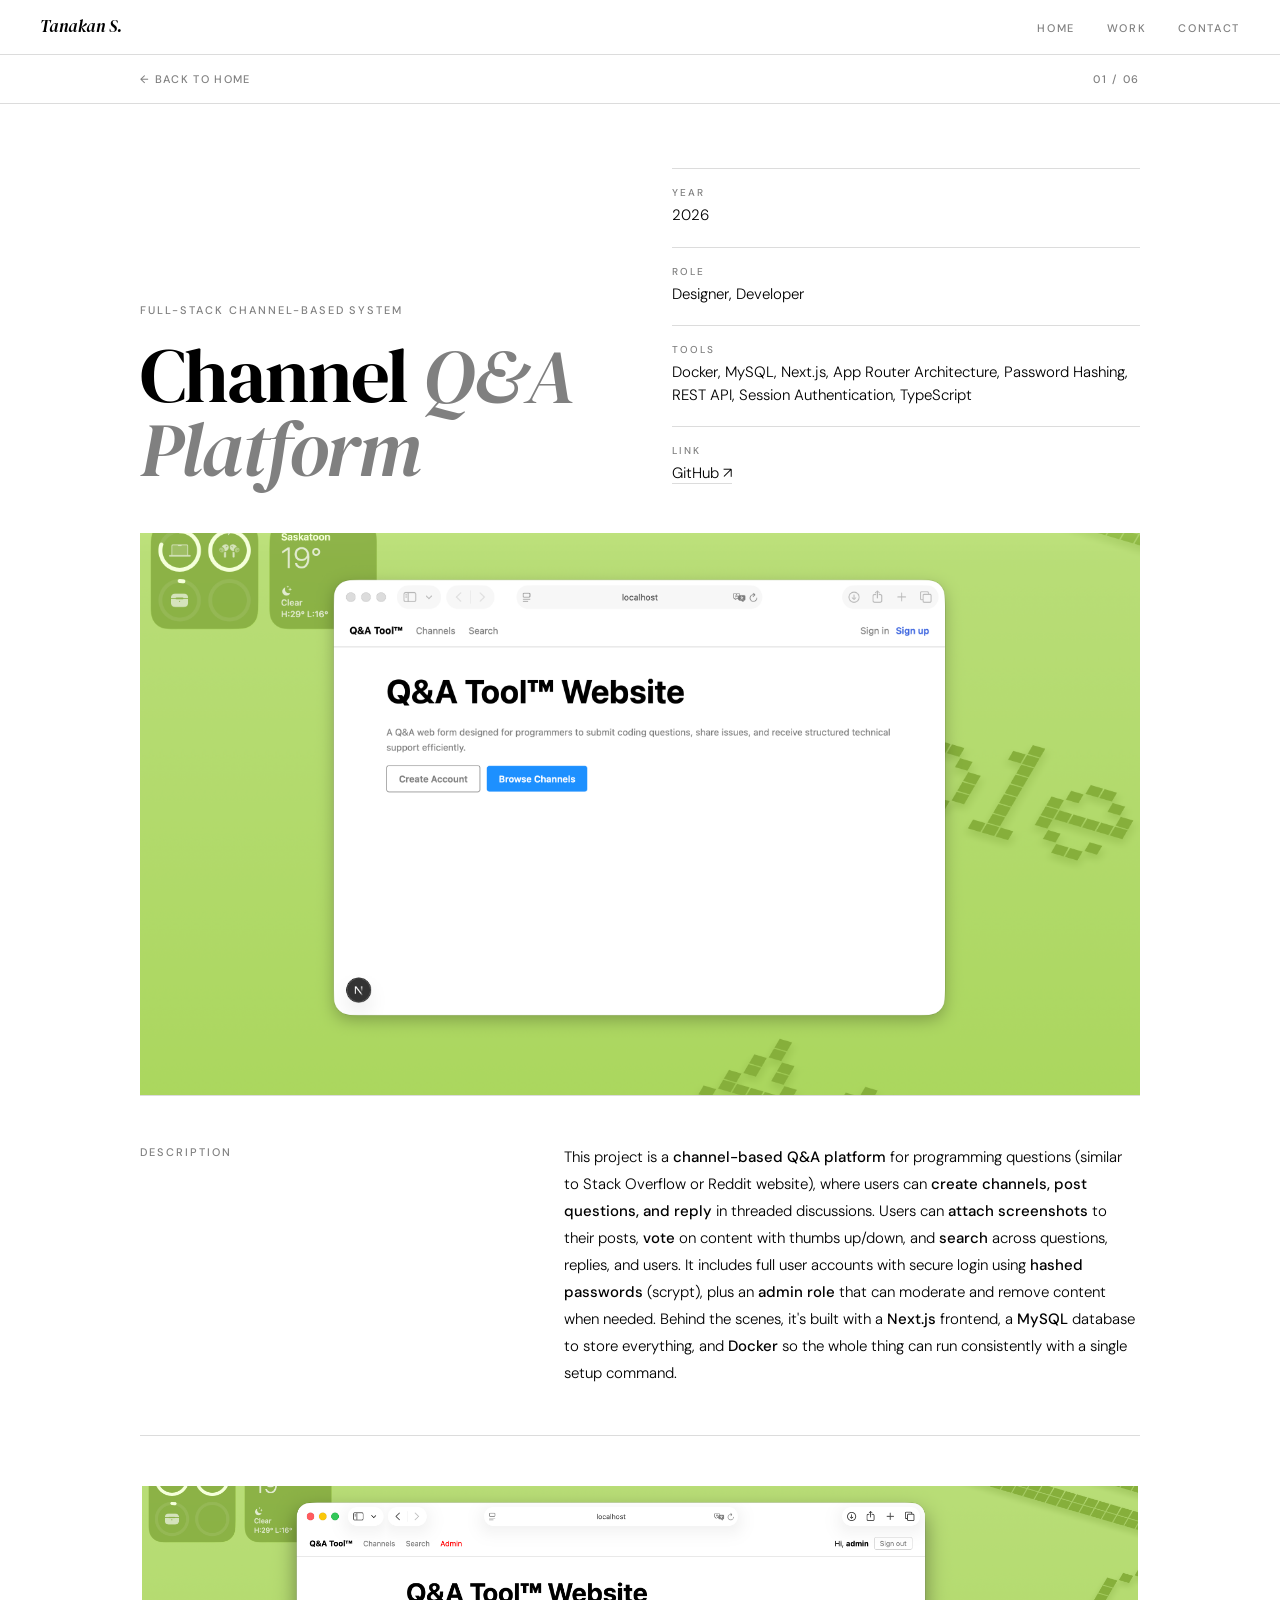
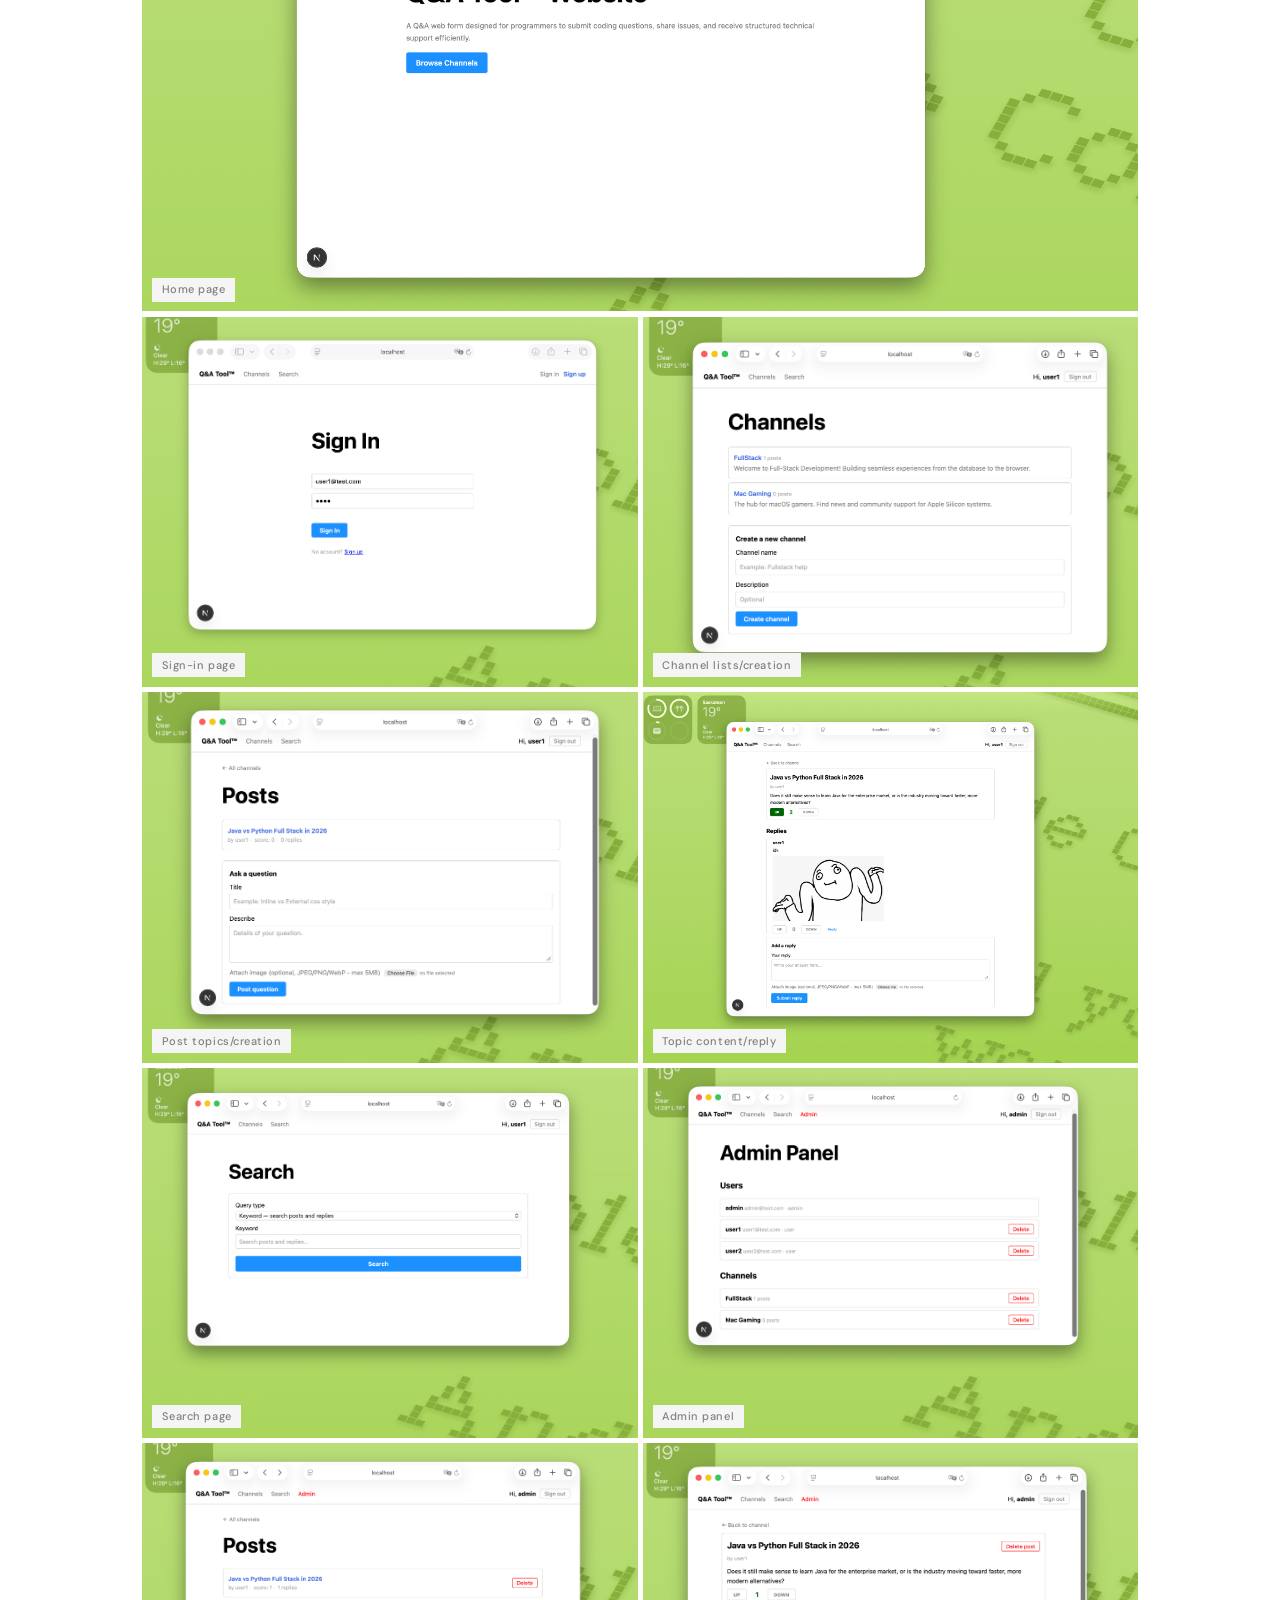
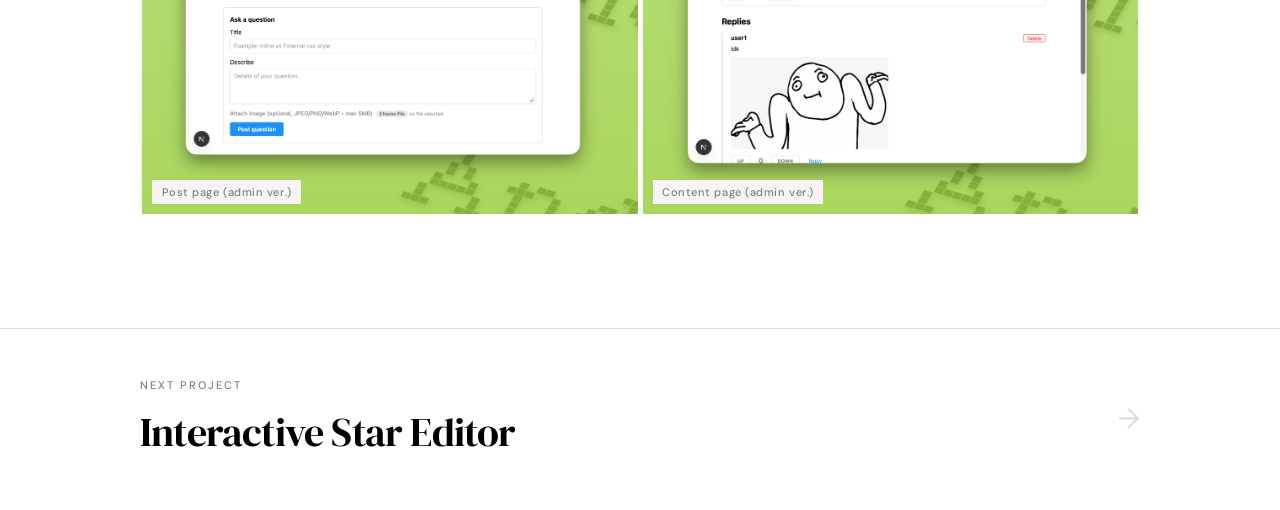
<file: website/projects/cmpt353_qa.html>
<!DOCTYPE html>
<html lang="en">

<head>
    <meta charset="UTF-8" />
    <meta name="viewport" content="width=device-width, initial-scale=1.0" />
    <title>Countdown Timer — Tanakan S.</title>

    <!-- google font: DM Serif Display -->
    <link rel="preconnect" href="https://fonts.googleapis.com">
    <link rel="preconnect" href="https://fonts.gstatic.com" crossorigin>
    <link href="https://fonts.googleapis.com/css2?family=DM+Serif+Display:ital@0;1&family=DM+Sans:wght@300;400;500&display=swap" rel="stylesheet">


    <!-- external web style -->
    <link rel="stylesheet" href="../style.css" />
</head>

<body>

    <!-- navigation bar -->
    <nav id="navbar">
        <a id="nav-logo" href="../index.html">Tanakan S.</a>
        <ul id="navbar-links">
            <li><a href="../index.html">Home</a></li>
            <li><a href="../index.html#work-section">Work</a></li>
            <li><a href="mailto:soji.tanakan@gmail.com">Contact</a></li>
        </ul>
    </nav>

    <!-- pre-body -->
    <div id="detail-topbar">
        <div class="container topbar-inner">
            <a id="back-btn" href="../index.html#work-section">← Back to Home</a>
            <span id="detail-index">01 / 06</span>
        </div>
    </div>

    <!-- body -->
    <section id="detail-hero">
        <div class="container">
            <div class="detail-header">
                <!--title -->
                <div>
                    <p class="eyebrow" id="detail-tag">Full-Stack Channel-Based System</p>
                    <h1 id="detail-title">Channel <em>Q&A Platform</em></h1>
                </div>
                <div id="detail-meta">
                    <!-- year -->
                    <div class="meta-row">
                        <span class="meta-label">Year</span>
                        <span class="meta-value">2026</span>
                    </div>
                    <!-- role -->
                    <div class="meta-row">
                        <span class="meta-label">Role</span>
                        <span class="meta-value">Designer, Developer</span>
                    </div>
                    <!-- tools -->
                    <div class="meta-row">
                        <span class="meta-label">Tools</span>
                        <span class="meta-value">Docker, MySQL, Next.js, App Router Architecture, Password Hashing, REST API, Session Authentication, TypeScript</span>
                    </div>
                    <!-- link -->
                    <div class="meta-row">
                        <span class="meta-label">Link</span>
                        <span class="meta-value"><a href="https://github.com/tas199/cmpt353-2025-qa.git" target="_blank">GitHub ↗</a></span>
                    </div>
                </div>
            </div>
            <!-- cover -->
            <img id="detail-cover" src="../images/cmpt353_qa/cover.png" alt="cover" />
        </div>
    </section>

    <!-- description -->
    <section>
        <div class="container">
            <div id="detail-body">
                <div class="content-row">
                    <span class="content-row-label">Description</span>
                    <div class="content-row-text">
                        <p>This project is a <strong>channel-based Q&A platform</strong> for programming questions (similar to Stack Overflow or Reddit website), where users can <strong>create channels, post questions, and reply</strong> in threaded discussions. Users can <strong>attach screenshots</strong> to their posts, <strong>vote</strong> on content with thumbs up/down, and <strong>search</strong> across questions, replies, and users. It includes full user accounts with secure login using <strong>hashed passwords</strong> (scrypt), plus an <strong>admin role</strong> that can moderate and remove content when needed. Behind the scenes, it's built with a <strong>Next.js</strong> frontend, a <strong>MySQL</strong> database to store everything, and <strong>Docker</strong> so the whole thing can run consistently with a single setup command.</p>
                    </div>
                </div>
            </div>
        </div>
    </section>

    <!-- body image -->
    <section>
        <div class="container">
            <div id="detail-gallery">
                <div class="gallery">
                    <figure class="gallery-item wide">
                        <img src="../images/cmpt353_qa/body1.png" alt="body1" />
                        <figcaption>Home page</figcaption>
                    </figure>
                    <figure class="gallery-item">
                        <img src="../images/cmpt353_qa/body2.png" alt="body2" />
                        <figcaption>Sign-in page</figcaption>
                    </figure>
                    <figure class="gallery-item">
                        <img src="../images/cmpt353_qa/body3.png" alt="body3" />
                        <figcaption>Channel lists/creation</figcaption>
                    </figure>
                    <figure class="gallery-item">
                        <img src="../images/cmpt353_qa/body4.png" alt="body4" />
                        <figcaption>Post topics/creation</figcaption>
                    </figure>
                    <figure class="gallery-item">
                        <img src="../images/cmpt353_qa/body5.png" alt="body5" />
                        <figcaption>Topic content/reply</figcaption>
                    </figure>
                    <figure class="gallery-item">
                        <img src="../images/cmpt353_qa/body6.png" alt="body6" />
                        <figcaption>Search page</figcaption>
                    </figure>
                    <figure class="gallery-item">
                        <img src="../images/cmpt353_qa/body7.png" alt="body7" />
                        <figcaption>Admin panel</figcaption>
                    </figure>
                    <figure class="gallery-item">
                        <img src="../images/cmpt353_qa/body8.png" alt="body8" />
                        <figcaption>Post page (admin ver.)</figcaption>
                    </figure>
                    <figure class="gallery-item">
                        <img src="../images/cmpt353_qa/body9.png" alt="body9" />
                        <figcaption>Content page (admin ver.)</figcaption>
                    </figure>
                </div>
            </div>
        </div>
    </section>

    <!-- next project-->
    <section id="detail-next">
        <div class="container">
            <a id="next-link" href="cmpt381_a4.html">
                <div>
                    <p class="eyebrow">Next Project</p>
                    <h2 id="next-title">Interactive Star Editor</h2>
                </div>
                <span class="next-arrow">→</span>
            </a>
        </div>
    </section>

</body>
</html>
</file>
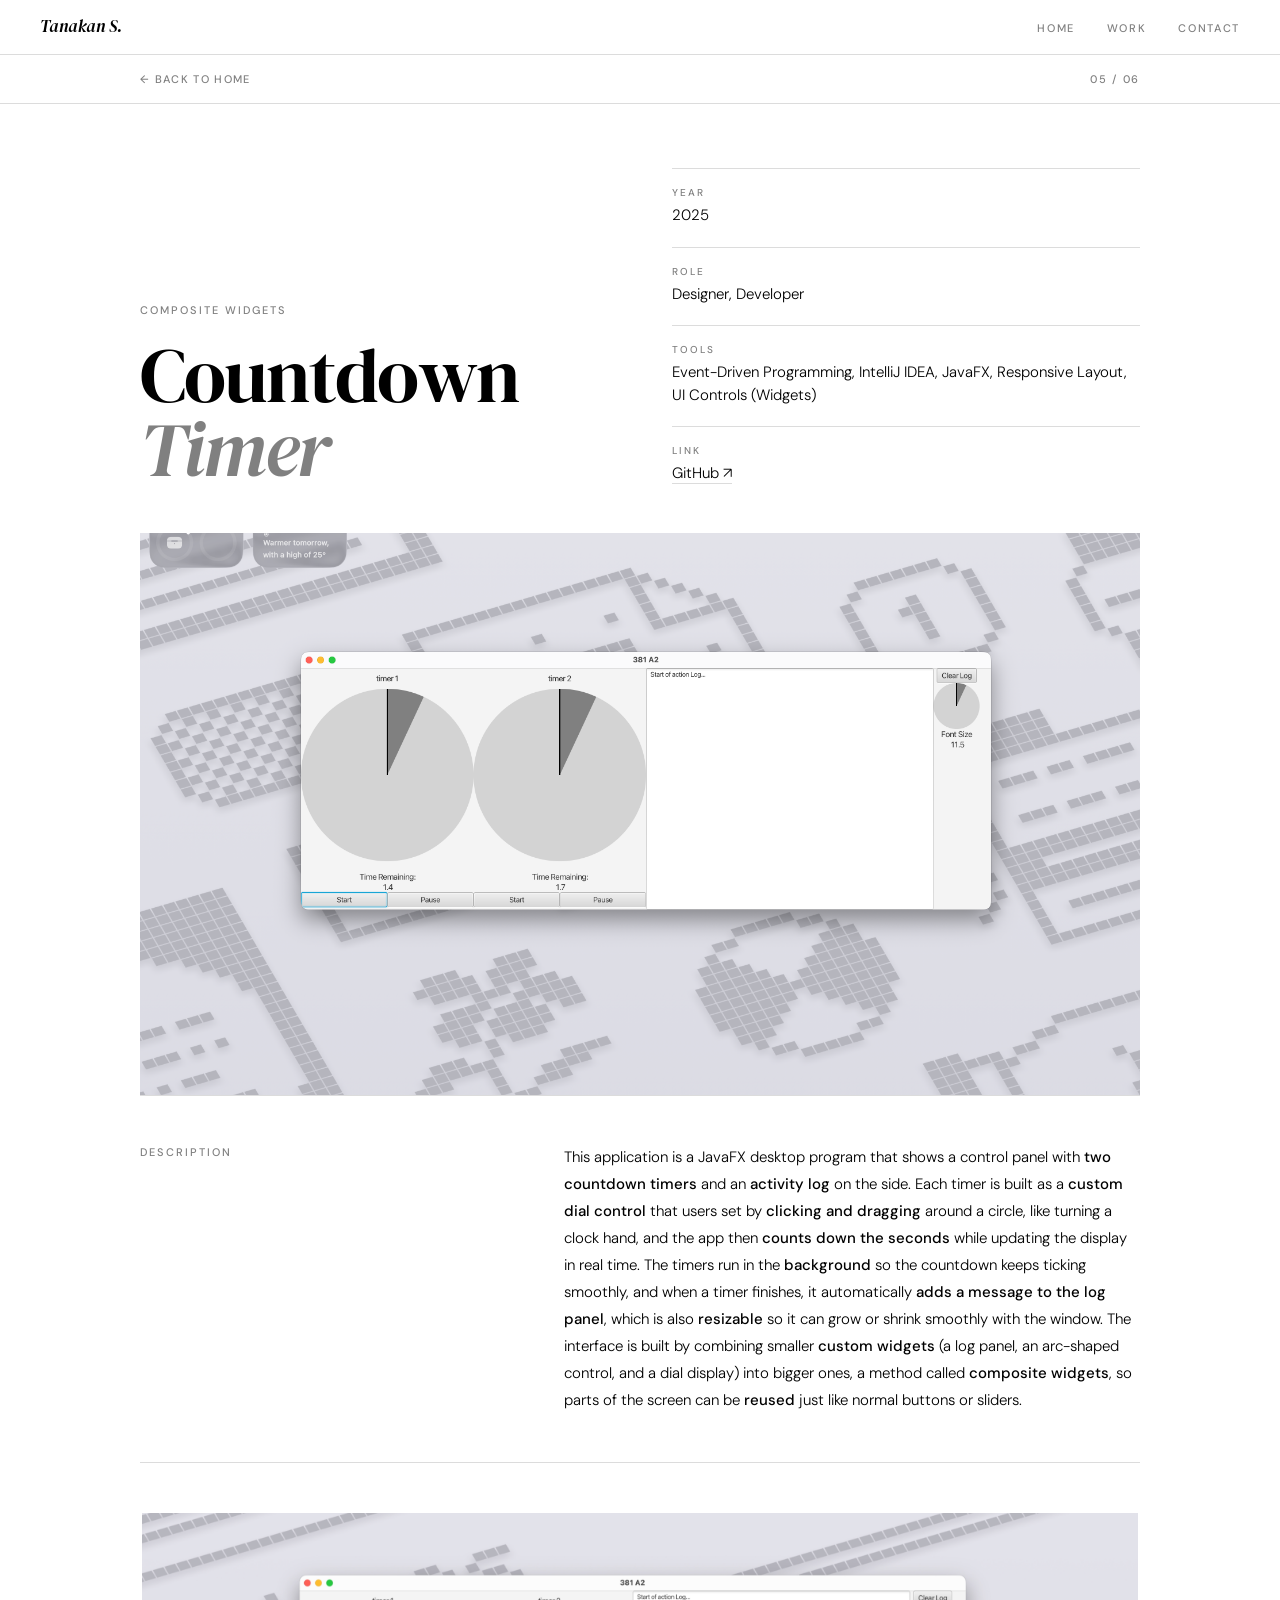
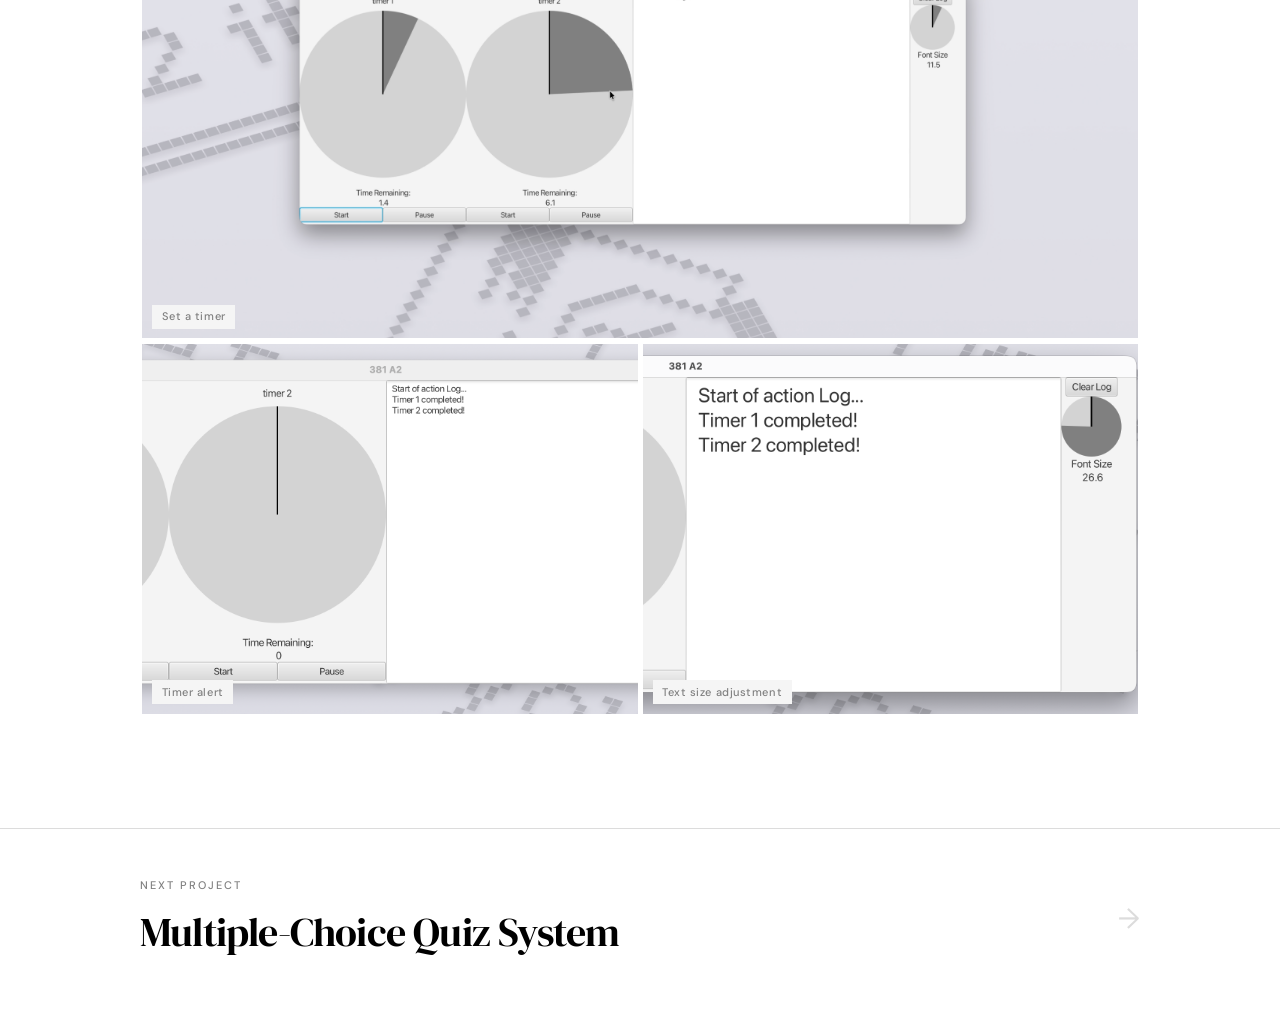
<file: website/projects/cmpt381_a2.html>
<!DOCTYPE html>
<html lang="en">

<head>
    <meta charset="UTF-8" />
    <meta name="viewport" content="width=device-width, initial-scale=1.0" />
    <title>Countdown Timer — Tanakan S.</title>

    <!-- google font: DM Serif Display -->
    <link rel="preconnect" href="https://fonts.googleapis.com">
    <link rel="preconnect" href="https://fonts.gstatic.com" crossorigin>
    <link href="https://fonts.googleapis.com/css2?family=DM+Serif+Display:ital@0;1&family=DM+Sans:wght@300;400;500&display=swap" rel="stylesheet">


    <!-- external web style -->
    <link rel="stylesheet" href="../style.css" />
</head>

<body>

    <!-- navigation bar -->
    <nav id="navbar">
        <a id="nav-logo" href="../index.html">Tanakan S.</a>
        <ul id="navbar-links">
            <li><a href="../index.html">Home</a></li>
            <li><a href="../index.html#work-section">Work</a></li>
            <li><a href="mailto:soji.tanakan@gmail.com">Contact</a></li>
        </ul>
    </nav>

    <!-- pre-body -->
    <div id="detail-topbar">
        <div class="container topbar-inner">
            <a id="back-btn" href="../index.html#work-section">← Back to Home</a>
            <span id="detail-index">05 / 06</span>
        </div>
    </div>

    <!-- body -->
    <section id="detail-hero">
        <div class="container">
            <div class="detail-header">
                <!--title -->
                <div>
                    <p class="eyebrow" id="detail-tag">Composite Widgets</p>
                    <h1 id="detail-title">Countdown <em>Timer</em></h1>
                </div>
                <div id="detail-meta">
                    <!-- year -->
                    <div class="meta-row">
                        <span class="meta-label">Year</span>
                        <span class="meta-value">2025</span>
                    </div>
                    <!-- role -->
                    <div class="meta-row">
                        <span class="meta-label">Role</span>
                        <span class="meta-value">Designer, Developer</span>
                    </div>
                    <!-- tools -->
                    <div class="meta-row">
                        <span class="meta-label">Tools</span>
                        <span class="meta-value">Event-Driven Programming, IntelliJ IDEA, JavaFX, Responsive Layout, UI Controls (Widgets)</span>
                    </div>
                    <!-- link -->
                    <div class="meta-row">
                        <span class="meta-label">Link</span>
                        <span class="meta-value"><a href="https://github.com/tas199/cmpt381-2025-a2.git" target="_blank">GitHub ↗</a></span>
                    </div>
                </div>
            </div>
            <!-- cover -->
            <img id="detail-cover" src="../images/cmpt381_a2/cover.png" alt="cover" />
        </div>
    </section>

    <!-- description -->
    <section>
        <div class="container">
            <div id="detail-body">
                <div class="content-row">
                    <span class="content-row-label">Description</span>
                    <div class="content-row-text">
                        <p>This application is a JavaFX desktop program that shows a control panel with <strong>two countdown timers</strong> and an <strong>activity log</strong> on the side. Each timer is built as a <strong>custom dial control</strong> that users set by <strong>clicking and dragging</strong> around a circle, like turning a clock hand, and the app then <strong>counts down the seconds</strong> while updating the display in real time. The timers run in the <strong>background</strong> so the countdown keeps ticking smoothly, and when a timer finishes, it automatically <strong>adds a message to the log panel</strong>, which is also <strong>resizable</strong> so it can grow or shrink smoothly with the window. The interface is built by combining smaller <strong>custom widgets</strong> (a log panel, an arc-shaped control, and a dial display) into bigger ones, a method called <strong>composite widgets</strong>, so parts of the screen can be <strong>reused</strong> just like normal buttons or sliders.</p>
                    </div>
                </div>
            </div>
        </div>
    </section>

    <!-- body image -->
    <section>
        <div class="container">
            <div id="detail-gallery">
                <div class="gallery">
                    <figure class="gallery-item wide">
                        <img src="../images/cmpt381_a2/body1.png" alt="body1" />
                        <figcaption>Set a timer</figcaption>
                    </figure>
                    <figure class="gallery-item">
                        <img src="../images/cmpt381_a2/body2.png" alt="body2" />
                        <figcaption>Timer alert</figcaption>
                    </figure>
                    <figure class="gallery-item">
                        <img src="../images/cmpt381_a2/body3.png" alt="body3" />
                        <figcaption>Text size adjustment</figcaption>
                    </figure>
                </div>
            </div>
        </div>
    </section>

    <!-- next project-->
    <section id="detail-next">
        <div class="container">
            <a id="next-link" href="cmpt270_a5.html">
                <div>
                    <p class="eyebrow">Next Project</p>
                    <h2 id="next-title">Multiple-Choice Quiz System</h2>
                </div>
                <span class="next-arrow">→</span>
            </a>
        </div>
    </section>

</body>
</html>
</file>
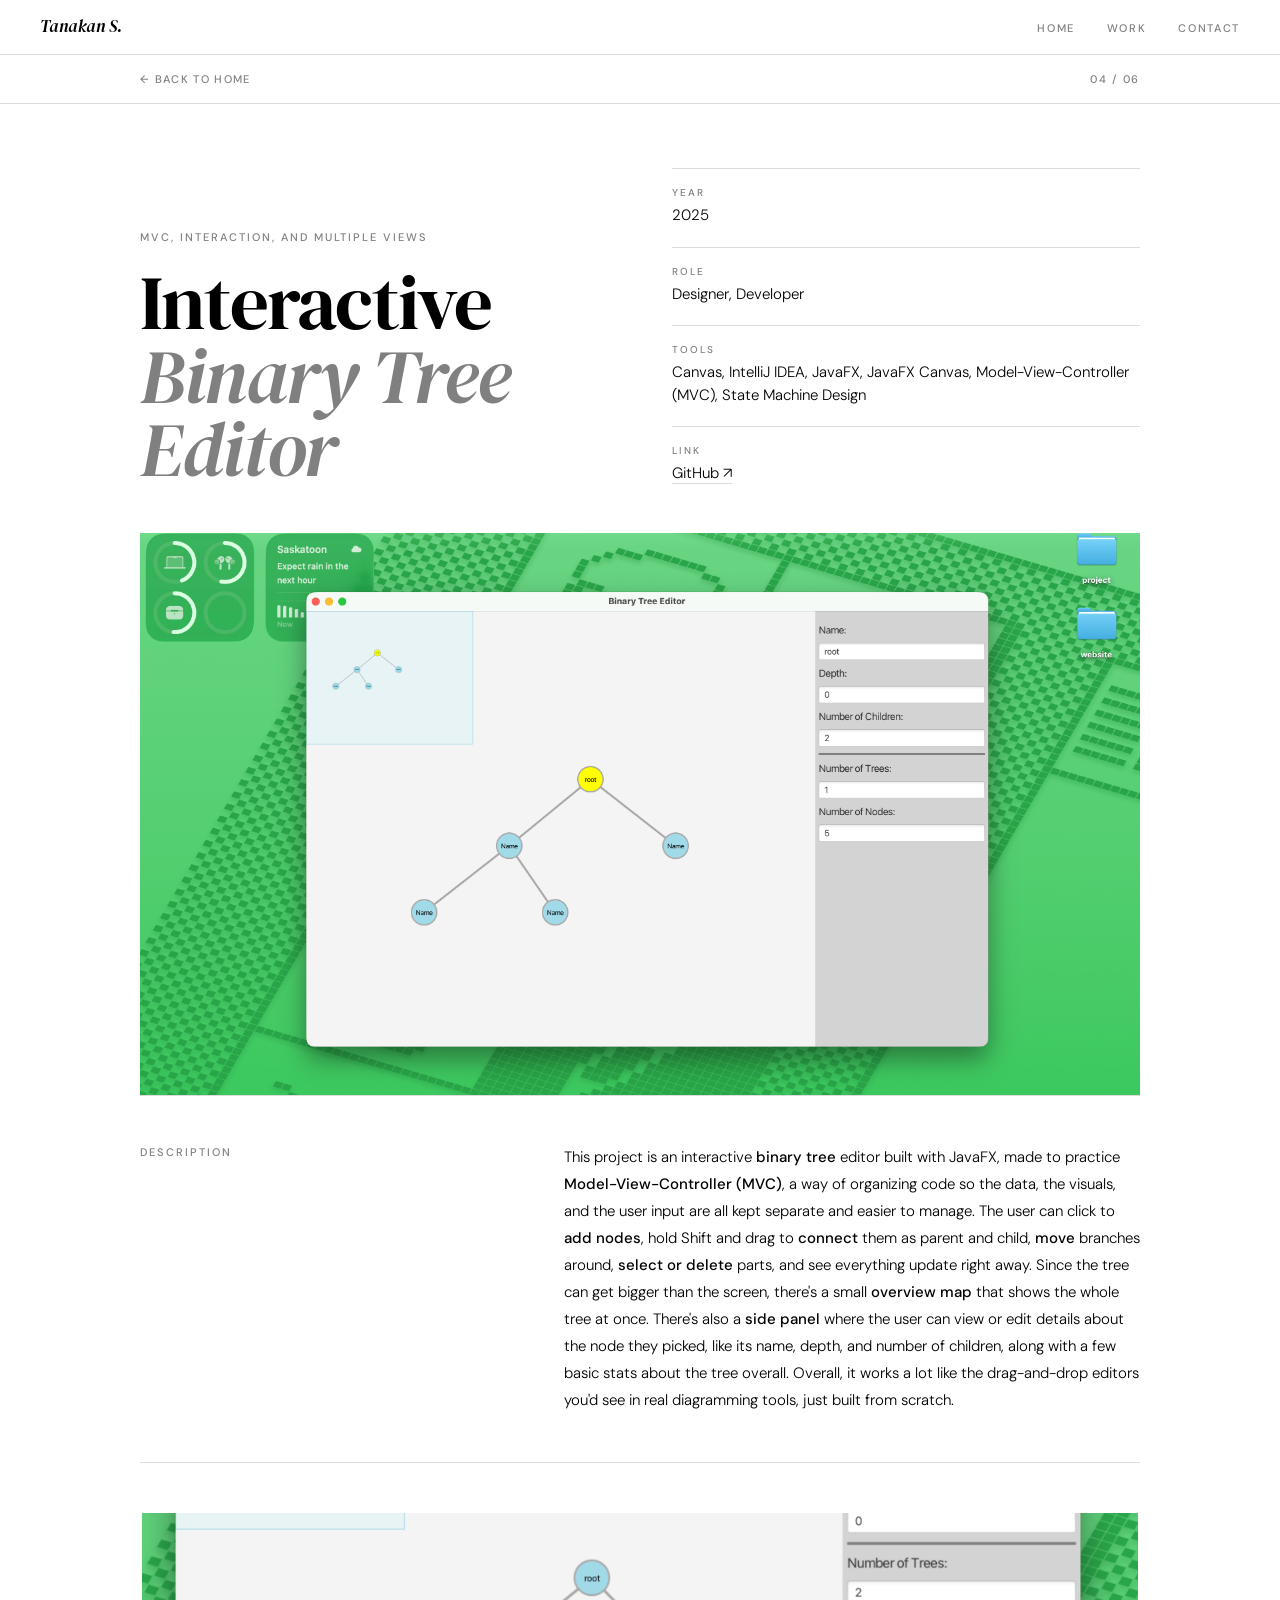
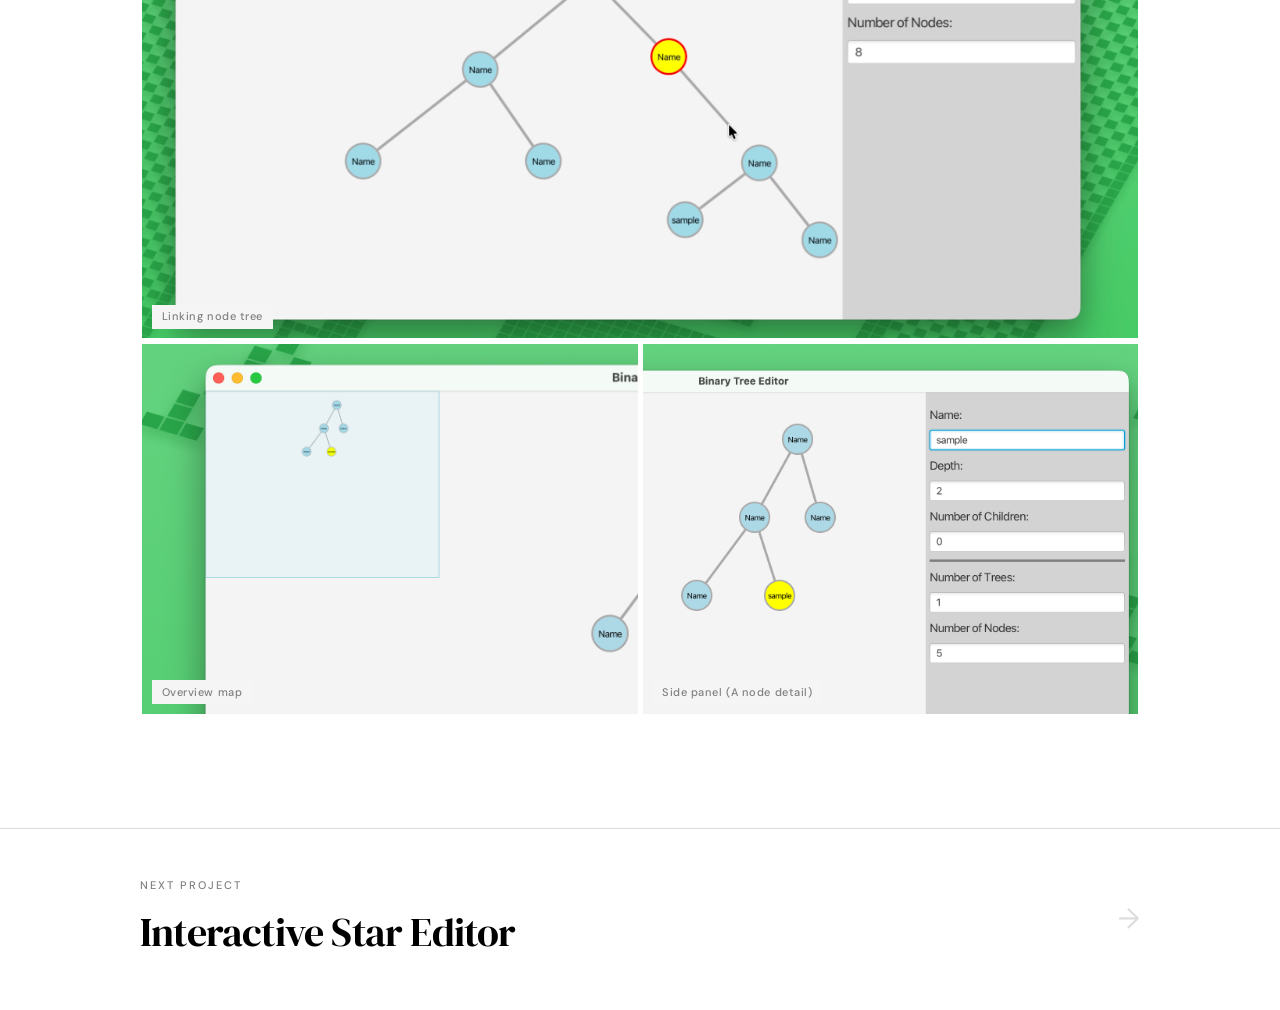
<file: website/projects/cmpt381_a3.html>
<!DOCTYPE html>
<html lang="en">

<head>
    <meta charset="UTF-8" />
    <meta name="viewport" content="width=device-width, initial-scale=1.0" />
    <title>Countdown Timer — Tanakan S.</title>

    <!-- google font: DM Serif Display -->
    <link rel="preconnect" href="https://fonts.googleapis.com">
    <link rel="preconnect" href="https://fonts.gstatic.com" crossorigin>
    <link href="https://fonts.googleapis.com/css2?family=DM+Serif+Display:ital@0;1&family=DM+Sans:wght@300;400;500&display=swap" rel="stylesheet">


    <!-- external web style -->
    <link rel="stylesheet" href="../style.css" />
</head>

<body>

    <!-- navigation bar -->
    <nav id="navbar">
        <a id="nav-logo" href="../index.html">Tanakan S.</a>
        <ul id="navbar-links">
            <li><a href="../index.html">Home</a></li>
            <li><a href="../index.html#work-section">Work</a></li>
            <li><a href="mailto:soji.tanakan@gmail.com">Contact</a></li>
        </ul>
    </nav>

    <!-- pre-body -->
    <div id="detail-topbar">
        <div class="container topbar-inner">
            <a id="back-btn" href="../index.html#work-section">← Back to Home</a>
            <span id="detail-index">04 / 06</span>
        </div>
    </div>

    <!-- body -->
    <section id="detail-hero">
        <div class="container">
            <div class="detail-header">
                <!--title -->
                <div>
                    <p class="eyebrow" id="detail-tag">MVC, Interaction, and Multiple Views</p>
                    <h1 id="detail-title">Interactive <em>Binary Tree Editor</em></h1>
                </div>
                <div id="detail-meta">
                    <!-- year -->
                    <div class="meta-row">
                        <span class="meta-label">Year</span>
                        <span class="meta-value">2025</span>
                    </div>
                    <!-- role -->
                    <div class="meta-row">
                        <span class="meta-label">Role</span>
                        <span class="meta-value">Designer, Developer</span>
                    </div>
                    <!-- tools -->
                    <div class="meta-row">
                        <span class="meta-label">Tools</span>
                        <span class="meta-value">Canvas, IntelliJ IDEA, JavaFX, JavaFX Canvas, Model-View-Controller (MVC), State Machine Design</span>
                    </div>
                    <!-- link -->
                    <div class="meta-row">
                        <span class="meta-label">Link</span>
                        <span class="meta-value"><a href="https://github.com/tas199/cmpt381-2025-a3.git" target="_blank">GitHub ↗</a></span>
                    </div>
                </div>
            </div>
            <!-- cover -->
            <img id="detail-cover" src="../images/cmpt381_a3/cover.png" alt="cover" />
        </div>
    </section>

    <!-- description -->
    <section>
        <div class="container">
            <div id="detail-body">
                <div class="content-row">
                    <span class="content-row-label">Description</span>
                    <div class="content-row-text">
                        <p>This project is an interactive <strong>binary tree</strong> editor built with JavaFX, made to practice <strong>Model-View-Controller (MVC)</strong>, a way of organizing code so the data, the visuals, and the user input are all kept separate and easier to manage. The user can click to <strong>add nodes</strong>, hold Shift and drag to <strong>connect</strong> them as parent and child, <strong>move</strong> branches around, <strong>select or delete</strong> parts, and see everything update right away. Since the tree can get bigger than the screen, there's a small <strong>overview map</strong> that shows the whole tree at once. There's also a <strong>side panel</strong> where the user can view or edit details about the node they picked, like its name, depth, and number of children, along with a few basic stats about the tree overall. Overall, it works a lot like the drag-and-drop editors you'd see in real diagramming tools, just built from scratch.</p>
                    </div>
                </div>
            </div>
        </div>
    </section>

    <!-- body image -->
    <section>
        <div class="container">
            <div id="detail-gallery">
                <div class="gallery">
                    <figure class="gallery-item wide">
                        <img src="../images/cmpt381_a3/body1.png" alt="body1" />
                        <figcaption>Linking node tree</figcaption>
                    </figure>
                    <figure class="gallery-item">
                        <img src="../images/cmpt381_a3/body2.png" alt="body2" />
                        <figcaption>Overview map</figcaption>
                    </figure>
                    <figure class="gallery-item">
                        <img src="../images/cmpt381_a3/body3.png" alt="body3" />
                        <figcaption>Side panel (A node detail)</figcaption>
                    </figure>
                </div>
            </div>
        </div>
    </section>

    <!-- next project-->
    <section id="detail-next">
        <div class="container">
            <a id="next-link" href="cmpt381_a4.html">
                <div>
                    <p class="eyebrow">Next Project</p>
                    <h2 id="next-title">Interactive Star Editor</h2>
                </div>
                <span class="next-arrow">→</span>
            </a>
        </div>
    </section>

</body>
</html>
</file>
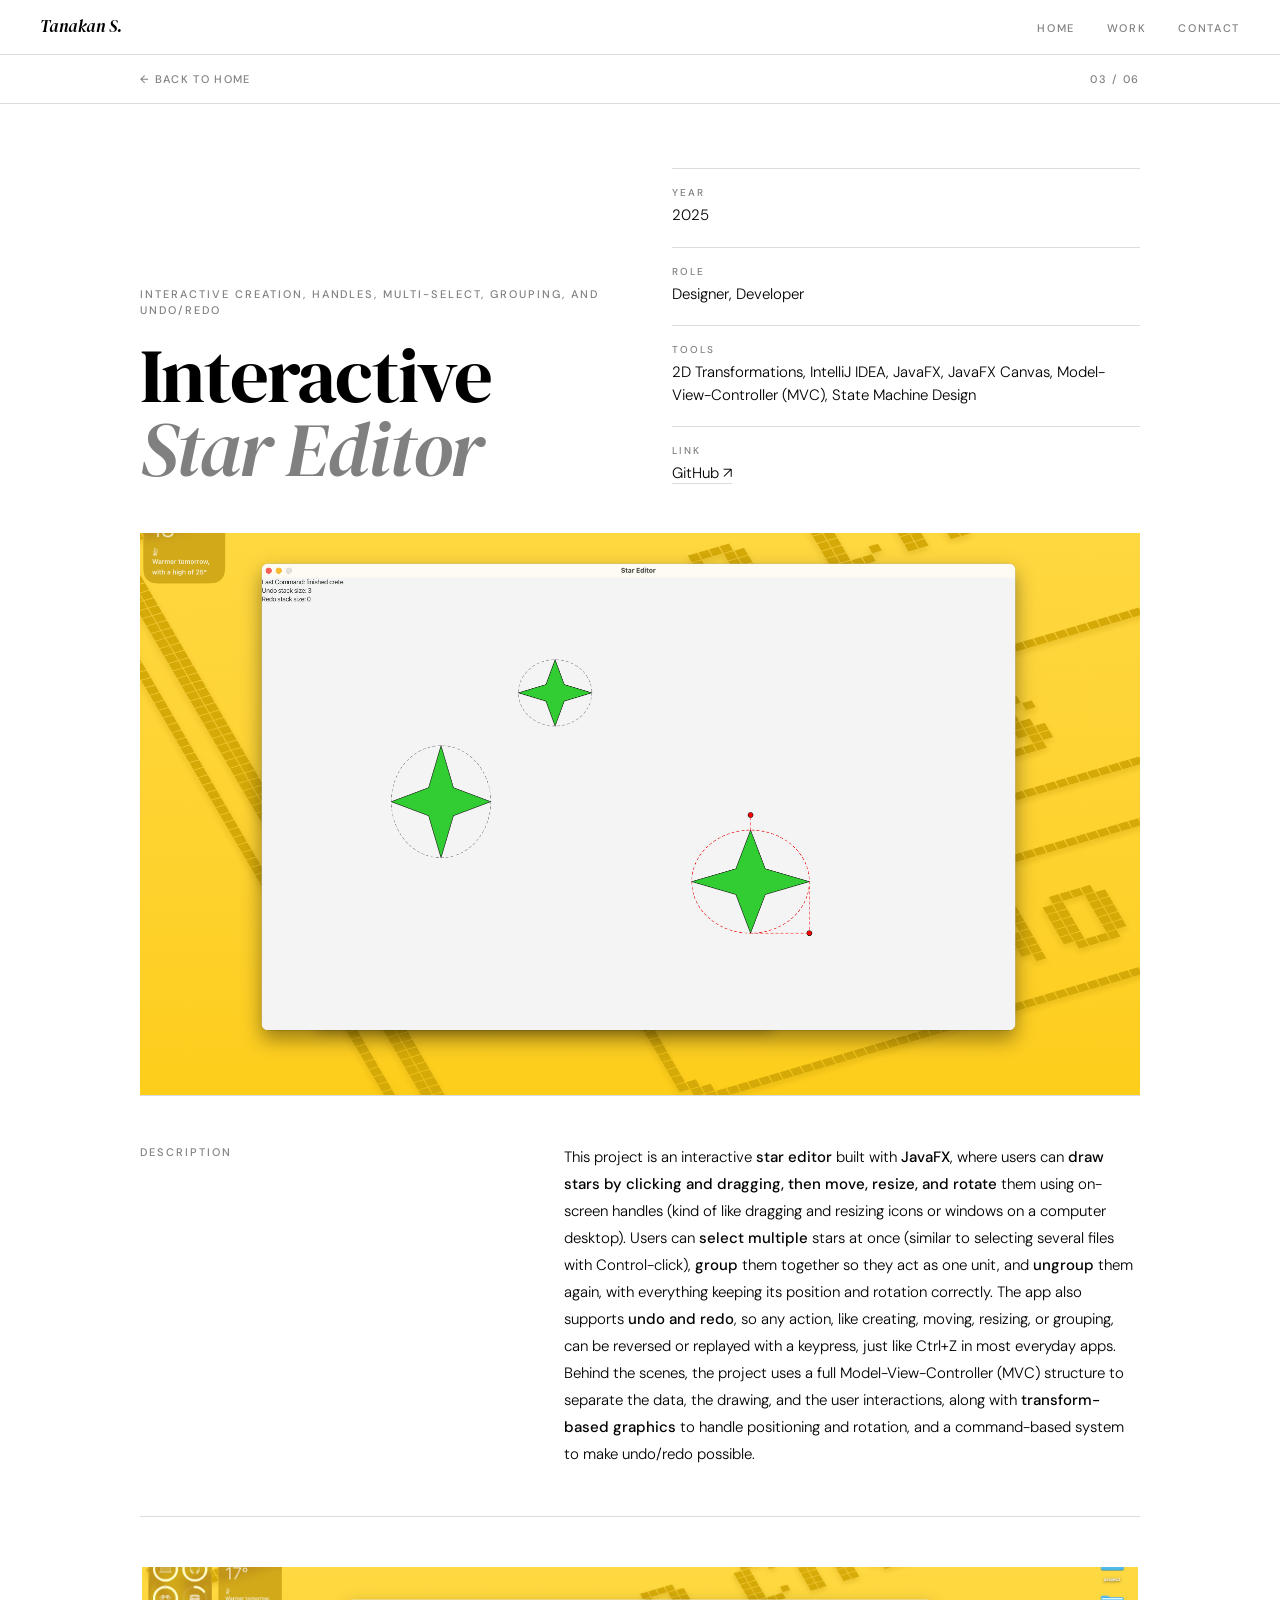
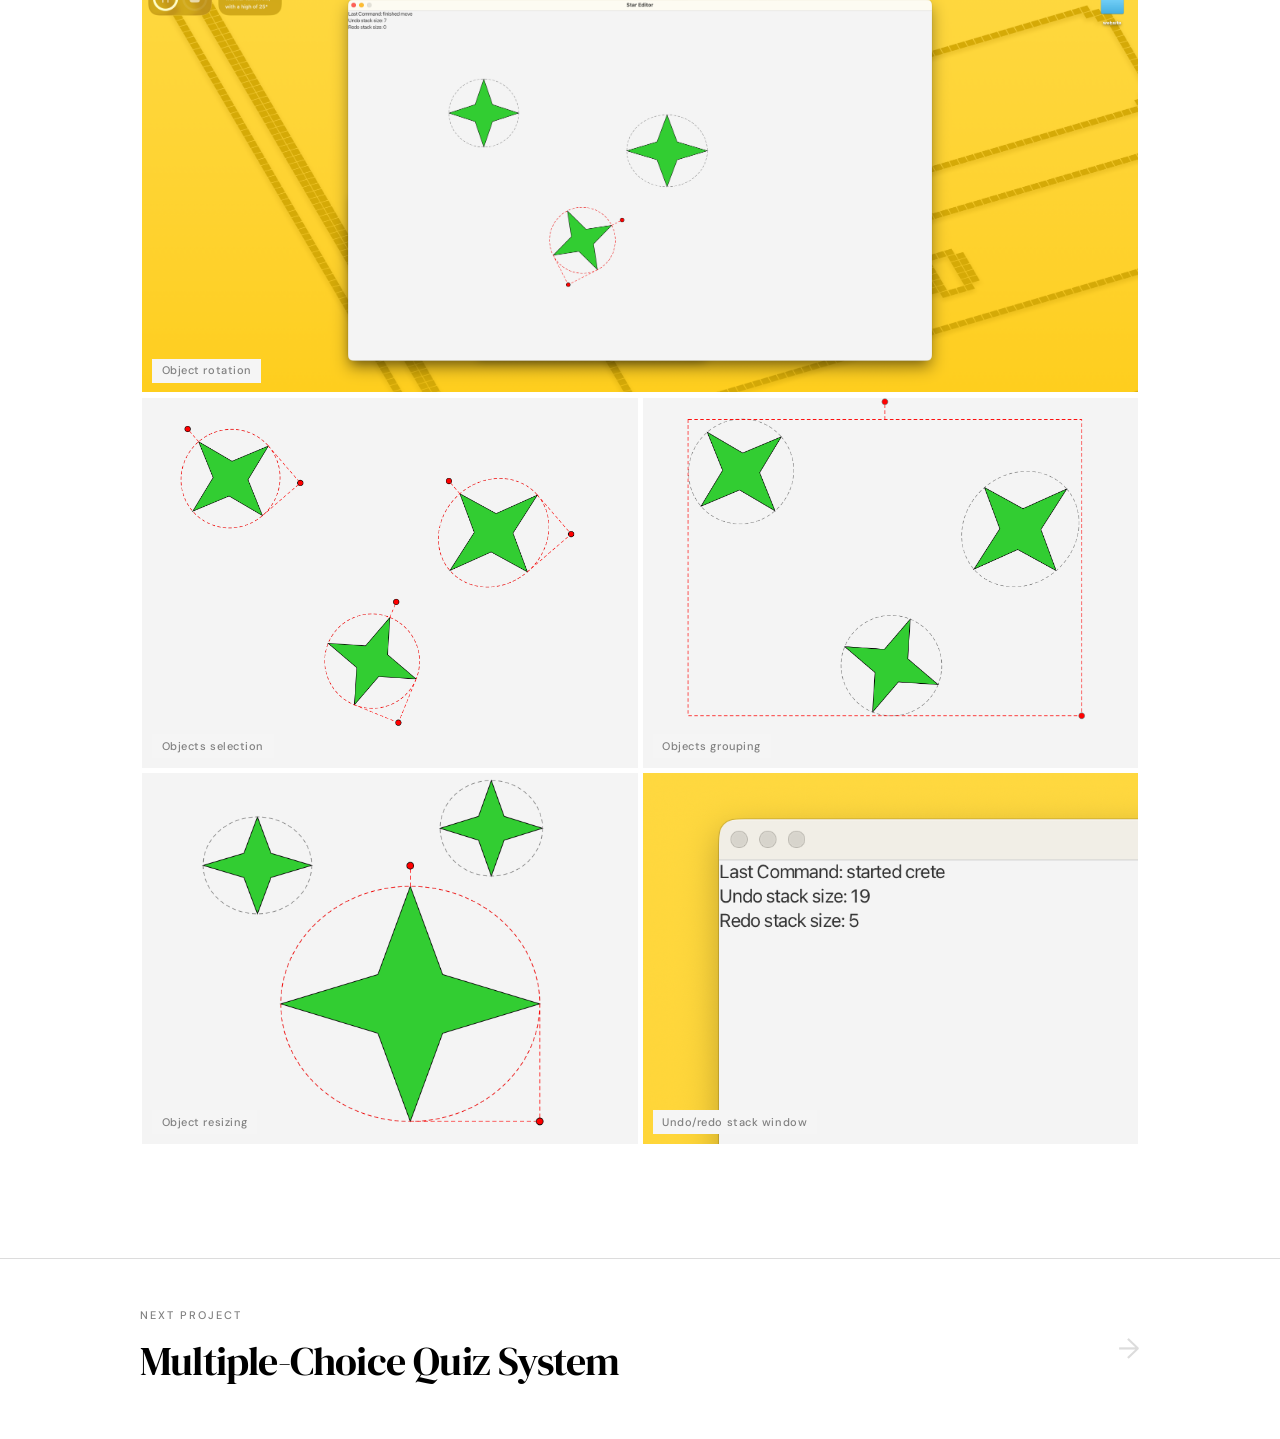
<file: website/projects/cmpt381_a4.html>
<!DOCTYPE html>
<html lang="en">

<head>
    <meta charset="UTF-8" />
    <meta name="viewport" content="width=device-width, initial-scale=1.0" />
    <title>Countdown Timer — Tanakan S.</title>

    <!-- google font: DM Serif Display -->
    <link rel="preconnect" href="https://fonts.googleapis.com">
    <link rel="preconnect" href="https://fonts.gstatic.com" crossorigin>
    <link href="https://fonts.googleapis.com/css2?family=DM+Serif+Display:ital@0;1&family=DM+Sans:wght@300;400;500&display=swap" rel="stylesheet">


    <!-- external web style -->
    <link rel="stylesheet" href="../style.css" />
</head>

<body>

    <!-- navigation bar -->
    <nav id="navbar">
        <a id="nav-logo" href="../index.html">Tanakan S.</a>
        <ul id="navbar-links">
            <li><a href="../index.html">Home</a></li>
            <li><a href="../index.html#work-section">Work</a></li>
            <li><a href="mailto:soji.tanakan@gmail.com">Contact</a></li>
        </ul>
    </nav>

    <!-- pre-body -->
    <div id="detail-topbar">
        <div class="container topbar-inner">
            <a id="back-btn" href="../index.html#work-section">← Back to Home</a>
            <span id="detail-index">03 / 06</span>
        </div>
    </div>

    <!-- body -->
    <section id="detail-hero">
        <div class="container">
            <div class="detail-header">
                <!--title -->
                <div>
                    <p class="eyebrow" id="detail-tag">Interactive Creation, Handles, Multi-Select, Grouping, and Undo/Redo</p>
                    <h1 id="detail-title">Interactive <em>Star Editor</em></em></h1>
                </div>
                <div id="detail-meta">
                    <!-- year -->
                    <div class="meta-row">
                        <span class="meta-label">Year</span>
                        <span class="meta-value">2025</span>
                    </div>
                    <!-- role -->
                    <div class="meta-row">
                        <span class="meta-label">Role</span>
                        <span class="meta-value">Designer, Developer</span>
                    </div>
                    <!-- tools -->
                    <div class="meta-row">
                        <span class="meta-label">Tools</span>
                        <span class="meta-value">2D Transformations, IntelliJ IDEA, JavaFX, JavaFX Canvas, Model-View-Controller (MVC), State Machine Design</span>
                    </div>
                    <!-- link -->
                    <div class="meta-row">
                        <span class="meta-label">Link</span>
                        <span class="meta-value"><a href="https://github.com/tas199/cmpt381-2025-a4.git" target="_blank">GitHub ↗</a></span>
                    </div>
                </div>
            </div>
            <!-- cover -->
            <img id="detail-cover" src="../images/cmpt381_a4/cover.png" alt="cover" />
        </div>
    </section>

    <!-- description -->
    <section>
        <div class="container">
            <div id="detail-body">
                <div class="content-row">
                    <span class="content-row-label">Description</span>
                    <div class="content-row-text">
                        <p>This project is an interactive <strong>star editor</strong> built with <strong>JavaFX</strong>, where users can <strong>draw stars by clicking and dragging, then move, resize, and rotate</strong> them using on-screen handles (kind of like dragging and resizing icons or windows on a computer desktop). Users can <strong>select multiple</strong> stars at once (similar to selecting several files with Control-click), <strong>group</strong> them together so they act as one unit, and <strong>ungroup</strong> them again, with everything keeping its position and rotation correctly. The app also supports <strong>undo and redo</strong>, so any action, like creating, moving, resizing, or grouping, can be reversed or replayed with a keypress, just like Ctrl+Z in most everyday apps. Behind the scenes, the project uses a full </strong>Model-View-Controller (MVC)</strong> structure to separate the data, the drawing, and the user interactions, along with <strong>transform-based graphics</strong> to handle positioning and rotation, and a command-based system to make undo/redo possible.</p>
                    </div>
                </div>
            </div>
        </div>
    </section>

    <!-- body image -->
    <section>
        <div class="container">
            <div id="detail-gallery">
                <div class="gallery">
                    <figure class="gallery-item wide">
                        <img src="../images/cmpt381_a4/body1.png" alt="body1" />
                        <figcaption>Object rotation</figcaption>
                    </figure>
                    <figure class="gallery-item">
                        <img src="../images/cmpt381_a4/body2.png" alt="body2" />
                        <figcaption>Objects selection</figcaption>
                    </figure>
                    <figure class="gallery-item">
                        <img src="../images/cmpt381_a4/body3.png" alt="body3" />
                        <figcaption>Objects grouping</figcaption>
                    </figure>
                    <figure class="gallery-item">
                        <img src="../images/cmpt381_a4/body4.png" alt="body4" />
                        <figcaption>Object resizing</figcaption>
                    </figure>
                    <figure class="gallery-item">
                        <img src="../images/cmpt381_a4/body5.png" alt="body5" />
                        <figcaption>Undo/redo stack window</figcaption>
                    </figure>
                </div>
            </div>
        </div>
    </section>

    <!-- next project-->
    <section id="detail-next">
        <div class="container">
            <a id="next-link" href="cmpt270_a2.html">
                <div>
                    <p class="eyebrow">Next Project</p>
                    <h2 id="next-title">Multiple-Choice Quiz System</h2>
                </div>
                <span class="next-arrow">→</span>
            </a>
        </div>
    </section>

</body>
</html>
</file>
<file: style.css>
/*
 * css variables and reset
 */
:root {
    /* font */
    --font-head     : "Yeseva One", serif;
    --font-body     : "Open Sans", sans-serif, system-ui;
    --font-name     : "Roboto Condensed", sans-serif;

    /* color */
    --color-ink     : black;
    --color-muted   : gray;
    --color-border  : gainsboro;
    --color-hover   : whitesmoke;

    /* size */
    --size-link     : 0.65rem;
    --size-tag      : 0.675rem;
    --size-head     : 0.7rem;
    --size-desc     : 0.85rem;
    --size-body     : 0.95rem;

    /* font space */
    --space-link    : 0.1em;
    --space-tag     : 0.15em;
    --space-head    : 0.175em;

    /* font weight */
    --weight-thin   : 300;
    --weight-reg    : 400;
    --weight-bold   : 700;

    --max-width     : 1080px;
    --side-padding  : 2.5rem;
    --section-gap   : 5.5rem;
    --nav-height    : 55px;
}

* {
    box-sizing: border-box;
    margin: 0;
    padding: 0;
}

*::before {
    box-sizing: border-box;
    margin: 0;
    padding: 0;
}

*::after {
    box-sizing: border-box;
    margin: 0;
    padding: 0;
}

html {
    scroll-behavior: smooth;
}

body {
    -webkit-font-smoothing: antialiased;
    background: white;
    color: var(--color-ink);
    font-family: var(--font-body);
    line-height: 1.5;
}

img {
    display: block;
    max-width: 100%;
}

a {
    color: inherit;
    text-decoration: none;
}

ul {
    list-style: none;
}

button {
    background: none;
    border: none;
    cursor: pointer;
    font: inherit;
    padding: 0;
}

strong {
    font-weight: 500;
}

/*
 * navigation bar
 */
#navbar {
    align-items: center;
    background: white;
    border-bottom: 1px solid var(--color-border);
    display: flex;
    height: var(--nav-height);
    justify-content: space-between;
    left: 0;
    padding: 0 var(--side-padding);
    position: fixed;
    right: 0;
    top: 0;
    z-index: 100;
}

#nav-logo {
    cursor: pointer;
    font-family: var(--font-name);
    font-size: 1.15rem;
    font-weight: var(--weight-bold);
    text-transform: uppercase;
}

#navbar-links {
    display: flex;
    gap: 2rem;
}

#navbar-links a {
    color: var(--color-muted);
    cursor: pointer;
    font-size: var(--size-link);
    letter-spacing: var(--space-link);
    text-transform: uppercase;
    transition: color 0.15s;
}

#navbar-links a:hover {
    color: var(--color-ink);
}

/*
 * hero title
 */
.container {
    margin: 0 auto;
    max-width: var(--max-width);
    padding: 0 var(--side-padding);
}

#hero-section {
    align-items: center;
    border-bottom: 1px solid var(--color-border);
    display: flex;
    min-height: 100vh;
    padding-bottom: 5rem;
    padding-top: var(--nav-height);
}

#hero-heading {
    font-family: var(--font-head);
    font-size: clamp(1rem, 2vw, 1.75rem);
    font-weight: var(--weight-reg);
    letter-spacing: var(--space-head);
    margin-bottom: 1rem;
    text-align: center;
    text-transform: uppercase;
}

#hero-title {
    font-family: var(--font-name);
    font-size: clamp(2rem, 4.5vw, 4rem);
    font-weight: var(--weight-bold);
    line-height: 1;
    margin-bottom: 1.5rem;
    text-align: center;
    text-transform: uppercase;
}

#hero-sub {
    font-size: var(--size-desc);
    font-style: italic;
    font-weight: var(--weight-thin);
    letter-spacing: var(--space-head);
    text-align: center;
}

/* 
 * glitch effect 
 */
.glitch {
    color: black;
    display: inline-block;
    position: relative;
}

.glitch::before,
.glitch::after {
    color: inherit;
    content: attr(data-text);
    left: 0;
    position: absolute;
    top: 0;
    width: 100%;
}

.glitch::before {
    animation: glitch-shift 1.5s infinite;
    color: magenta;
}

.glitch::after {
    animation: glitch-shift 1.5s infinite reverse;
    color: cyan;
}

@keyframes glitch-shift {
    0%, 92%, 100% {
        clip-path: inset(0 0 100% 0);
        transform: translate(0, 0);
    }
    93% {
        clip-path: inset(20% 0 40% 0);
        transform: translate(-3px, 1px);
    }
    94% {
        clip-path: inset(60% 0 10% 0);
        transform: translate(3px, -1px);
    }
    95% {
        clip-path: inset(10% 0 70% 0);
        transform: translate(-2px, 2px);
    }
    96% {
        clip-path: inset(80% 0 5% 0);
        transform: translate(2px, -2px);
    }
    97% {
        clip-path: inset(0 0 100% 0);
        transform: translate(0, 0);
    }
}

/* 
 * scroll indicator
 */
#hero-section {
    position: relative;
}

.scroll-indicator {
    animation: scroll-cycle 3s infinite;
    bottom: 1.5rem;
    color: var(--color-border);
    font-size: var(--size-desc);
    left: 50%;
    position: absolute;
    text-align: center;
    text-transform: uppercase;
    transform: translateX(-50%);
}

@keyframes scroll-cycle {
    0%, 66% {
        opacity: 0;
        transform: translate(-50%, 0);
    }
    70% {
        opacity: 1;
        transform: translate(-50%, 0);
    }
    83% {
        opacity: 1;
        transform: translate(-50%, 6px);
    }
    100%, 66.01% {
        opacity: 0;
        transform: translate(-50%, 0);
    }
}

/*
 * about section
 */
.eyebrow {
    color: var(--color-muted);
    font-size: var(--size-head);
    letter-spacing: var(--space-head);
    margin-bottom: 1.25rem;
    text-transform: uppercase;
}

.text-link {
    border-bottom: 1px solid var(--color-border);
    color: var(--color-muted);
    font-size: var(--size-link);
    letter-spacing: var(--space-link);
    padding-bottom: 2px;
    text-transform: uppercase;
    transition: color 0.15s, border-color 0.15s;
}

.text-link:hover {
    border-color: var(--color-ink);
    color: var(--color-ink);
}

.two-col {
    align-items: start;
    display: grid;
    gap: 5rem;
    grid-template-columns: 1fr 1.6fr;
}

.col-left {
    position: sticky;
    top: calc(var(--nav-height) + 2rem);
}

#about-section {
    border-bottom: 1px solid var(--color-border);
    padding: var(--section-gap) 0;
}

.about-title {
    font-family: var(--font-head);
    font-size: clamp(2rem, 4vw, 3rem);
    font-weight: var(--weight-reg);
    line-height: 1;
    margin-bottom: 2rem;
}

.emoji-img {
    display: inline-block;
    height: 1em;
    vertical-align: -0.15em;
    width: 1em;
}

.link-row {
    display: flex;
    flex-wrap: wrap;
    gap: 1.25rem;
}

.bio-text p {
    font-size: 1rem;
    font-weight: var(--weight-thin);
    line-height: 1.85;
}

.bio-text p + p {
    margin-top: 1.25rem;
}

/*
 * projects section
 */
 #work-section {
    border-bottom: 1px solid var(--color-border);
    padding: var(--section-gap) 0;
}

#project-list {
    margin-top: 2.5rem;
}

.project-row {
    align-items: center;
    border-top: 1px solid var(--color-border);
    cursor: pointer;
    display: grid;
    gap: 2.5rem;
    grid-template-columns: 120px 1fr 2rem;
    padding: 2rem 0;
    transition: background 0.15s;
}

.project-row:hover {
    background: var(--color-hover);
}

.project-thumb {
    aspect-ratio: 4 / 3;
    overflow: hidden;
    width: 120px;
}

.project-thumb img {
    height: 100%;
    object-fit: cover;
    width: 100%;
}

.project-info {
    min-width: 0;
}

.project-tag {
    color: var(--color-muted);
    font-size: var(--size-tag);
    letter-spacing: var(--space-tag);
    margin-bottom: 0.45rem;
    text-transform: uppercase;
}

.project-title {
    font-family: var(--font-head);
    font-size: clamp(1.25rem, 2.5vw, 1.75rem);
    font-weight: var(--weight-reg);
    line-height: 1;
    margin-bottom: 0.45rem;
}

.project-desc {
    color: var(--color-muted);
    font-size: var(--size-desc);
    font-weight: var(--weight-thin);
}

.project-arrow {
    color: var(--color-border);
    font-size: 1.25rem;
    text-align: right;
    transition: color 0.15s;
}

.project-row:hover .project-arrow {
    color: var(--color-ink);
}

/*
 * footer
 */
#site-footer {
    padding: 2rem 0;
}

.footer-inner {
    color: var(--color-muted);
    display: flex;
    font-size: var(--size-tag);
    font-weight: var(--weight-thin);
    justify-content: space-between;
}

/*
 * project detail
 */
#detail-topbar {
    border-bottom: 1px solid var(--color-border);
    margin-top: var(--nav-height);
}

.topbar-inner {
    align-items: center;
    display: flex;
    height: 48px;
    justify-content: space-between;
}

#back-btn {
    color: var(--color-muted);
    font-size: var(--size-link);
    letter-spacing: var(--space-link);
    text-transform: uppercase;
    transition: color 0.15s;
}

#back-btn:hover {
    color: var(--color-ink);
}

#detail-index {
    color: var(--color-muted);
    font-size: var(--size-link);
    letter-spacing: var(--space-link);
    text-transform: uppercase;
}

/* hero: title left, meta right */
#detail-hero {
    padding-bottom: 0;
    padding-left: 0;
    padding-right: 0;
    padding-top: 4rem;
}

.detail-header {
    align-items: end;
    display: grid;
    gap: 4rem;
    grid-template-columns: 1fr 1fr;
    margin-bottom: 3rem;
}

#detail-title {
    font-family: var(--font-head);
    font-size: clamp(2.5rem, 5.5vw, 5rem);
    font-weight: var(--weight-reg);
    letter-spacing: -0.025em;
    line-height: 0.95;
}

#detail-title em {
    color: var(--color-muted);
    font-style: italic;
}

/* meta rows (year / role / tools / link) */
#detail-meta {
    display: flex;
    flex-direction: column;
    gap: 1.25rem;
}

.meta-row {
    border-top: 1px solid var(--color-border);
    display: flex;
    flex-direction: column;
    gap: 4px;
    padding-top: 1rem;
}

.meta-label {
    color: var(--color-muted);
    font-size: var(--size-tag);
    letter-spacing: var(--space-tag);
    text-transform: uppercase;
}

.meta-value {
    font-size: var(--size-desc);
    font-weight: var(--weight-thin);
}

.meta-value a {
    border-bottom: 1px solid var(--color-border);
    transition: border-color 0.15s;
}

.meta-value a:hover {
    border-color: var(--color-ink);
}

#detail-cover {
    aspect-ratio: 16 / 9;
    object-fit: cover;
    width: 100%;
}

/* body */
.content-row {
    align-items: start;
    border-top: 1px solid var(--color-border);
    display: grid;
    gap: 4rem;
    grid-template-columns: 1fr 1.6fr;
    padding: 3rem 0;
}

.content-row-label {
    color: var(--color-muted);
    font-size: var(--size-head);
    letter-spacing: var(--space-head);
    text-transform: uppercase;
}

.content-row-text p {
    font-size: var(--size-body);
    font-weight: var(--weight-thin);
    line-height: 1.85;
}

.content-row-text p + p {
    margin-top: 1rem;
}

/* gallery: wide image on top, two below */
.gallery {
    border-top: 1px solid var(--color-border);
    display: grid;
    gap: 1px;
    grid-template-columns: 1fr 1fr;
    margin-bottom: var(--section-gap);
    padding-top: 3rem;
}

.gallery-item {
    overflow: hidden;
    position: relative;
}

.gallery-item img {
    aspect-ratio: 4 / 3;
    border: 2px solid white;
    object-fit: cover;
    width: 100%;
}

.gallery-item.wide {
    grid-column: 1 / -1;
}

.gallery-item.wide img {
    aspect-ratio: 21 / 9;
    margin-bottom: 1px;
}

.gallery-item figcaption {
    background: whitesmoke;
    bottom: 0.75rem;
    color: gray;
    font-size: 0.6875rem;
    font-weight: 500;
    left: 0.75rem;
    letter-spacing: 0.05em;
    line-height: 1.25;
    max-width: calc(100% - 1.5rem);
    padding: 0.3rem 0.6rem;
    position: absolute;
}

#detail-next {
    border-top: 1px solid var(--color-border);
    padding: 3rem 0;
}

#next-link {
    align-items: center;
    cursor: pointer;
    display: flex;
    gap: 2rem;
}

#next-link .eyebrow {
    margin-bottom: 0.5rem;
}

#next-title {
    font-family: var(--font-head);
    font-size: clamp(2rem, 4vw, 3rem);
    font-weight: var(--weight-reg);
    letter-spacing: -0.025em;
    transition: color 0.15s;
}

.next-arrow {
    color: var(--color-border);
    font-size: 1.75rem;
    margin-left: auto;
    transition: color 0.15s, transform 0.15s;
}

#next-link:hover #next-title {
    color: var(--color-muted);
}

#next-link:hover .next-arrow {
    color: var(--color-ink);
    transform: translateX(6px);
}

/*
 * mobile responsive
 */
 /* stacks the project rows and two column grids into one column */
 @media (max-width: 720px) {

    .two-col {
        gap: 2.5rem;
        grid-template-columns: 1fr;
    }

    .col-left {
        position: static;
    }

    .project-row {
        grid-template-columns: 1fr 2rem;
        grid-template-rows: auto auto;
    }

    .project-thumb {
        aspect-ratio: 16 / 9;
        grid-column: 1 / -1;
        grid-row: 1;
        width: 100%;
    }

    .project-info {
        grid-column: 1;
        grid-row: 2;
    }

    .project-arrow {
        align-self: center;
        grid-column: 2;
        grid-row: 2;
    }

    .detail-header {
        gap: 2rem;
        grid-template-columns: 1fr;
    }

    .content-row {
        gap: 1rem;
        grid-template-columns: 1fr;
    }

    .gallery {
        grid-template-columns: 1fr;
    }

    .gallery-img.wide {
        grid-column: 1;
    }

}
</file>
<file: website/style.css>
/*
 * css variables and reset
 */
:root {
    --font-heading  : "DM Serif Display", Georgia, serif;
    --font-body     : "DM Sans", system-ui, sans-serif;

    --color-ink     : black;
    --color-muted   : gray;
    --color-border  : gainsboro;
    --color-hover   : whitesmoke;

    --max-width     : 1080px;
    --side-padding  : 2.5rem;
    --section-gap   : 7rem;
    --nav-height    : 55px;
}

* {
    box-sizing: border-box;
    margin: 0;
    padding: 0;
}

*::before {
    box-sizing: border-box;
    margin: 0;
    padding: 0;
}

*::after {
    box-sizing: border-box;
    margin: 0;
    padding: 0;
}

html {
    scroll-behavior: smooth;
}

body {
    font-family: var(--font-body);
    color: var(--color-ink);
    background: white;
    line-height: 1.5;
    -webkit-font-smoothing: antialiased;
}

img {
    display: block;
    max-width: 100%;
}

a {
    color: inherit;
    text-decoration: none;
}

ul {
    list-style: none;
}

button {
    border: none;
    background: none;
    font: inherit;
    cursor: pointer;
    padding: 0;
}

strong {
    font-weight: 500;
}

/*
 * navigation bar
 */
#navbar {
    position: fixed;
    top: 0;
    left: 0;
    right: 0;
    height: var(--nav-height);
    display: flex;
    align-items: center;
    justify-content: space-between;
    padding: 0 var(--side-padding);
    background: white;
    border-bottom: 1px solid var(--color-border);
    z-index: 100;
}

#nav-logo {
    font-family: var(--font-heading);
    font-style: italic;
    font-size: 1.0625rem;
    cursor: pointer;
}

#navbar-links {
    display: flex;
    gap: 2rem;
}

#navbar-links a {
    font-size: 0.6875rem;
    font-weight: 500;
    letter-spacing: 0.15em;
    text-transform: uppercase;
    color: var(--color-muted);
    cursor: pointer;
    transition: color 0.15s;
}

#navbar-links a:hover {
    color: var(--color-ink);
}

/*
 * hero title
 */
.container {
    max-width: var(--max-width);
    margin: 0 auto;
    padding: 0 var(--side-padding);
}

#hero-section {
    min-height: 100vh;
    display: flex;
    align-items: flex-end;
    padding-top: var(--nav-height);
    padding-bottom: 5rem;
    border-bottom: 1px solid var(--color-border);
}

#hero-label {
    display: flex;
    justify-content: space-between;
    font-size: 0.6875rem;
    font-weight: 500;
    letter-spacing: 0.18em;
    text-transform: uppercase;
    color: var(--color-muted);
    border-bottom: 1px solid var(--color-border);
    padding-bottom: 1.25rem;
    margin-bottom: 2.5rem;
}

#hero-heading {
    font-family: var(--font-heading);
    font-size: clamp(3.5rem, 9vw, 8rem);
    font-weight: 400;
    line-height: 0.95;
    letter-spacing: -0.025em;
    margin-bottom: 2.5rem;
}

#hero-heading em {
    font-style: italic;
    color: var(--color-muted);
}

#hero-sub {
    font-size: 0.875rem;
    font-weight: 300;
    color: var(--color-muted);
}

/*
 * about section
 */
.eyebrow {
    font-size: 0.6875rem;
    font-weight: 500;
    letter-spacing: 0.18em;
    text-transform: uppercase;
    color: var(--color-muted);
    margin-bottom: 1.25rem;
}

.text-link {
    font-size: 0.75rem;
    font-weight: 500;
    letter-spacing: 0.08em;
    text-transform: uppercase;
    color: var(--color-muted);
    border-bottom: 1px solid var(--color-border);
    padding-bottom: 2px;
    transition: color 0.15s, border-color 0.15s;
}

.text-link:hover {
    color: var(--color-ink);
    border-color: var(--color-ink);
}

.two-col {
    display: grid;
    grid-template-columns: 1fr 1.6fr;
    gap: 5rem;
    align-items: start;
}

.col-left {
    position: sticky;
    top: calc(var(--nav-height) + 2rem);
}

#about-section {
    padding: var(--section-gap) 0;
    border-bottom: 1px solid var(--color-border);
}

.about-heading {
    font-family: var(--font-heading);
    font-size: clamp(2rem, 4vw, 3rem);
    font-weight: 400;
    line-height: 1.05;
    margin-bottom: 2rem;
}

.link-row {
    display: flex;
    gap: 1.25rem;
    flex-wrap: wrap;
}

.bio-text p {
    font-size: 1rem;
    font-weight: 300;
    line-height: 1.85;
}

.bio-text p + p {
    margin-top: 1.25rem;
}

/*
 * projects section
 */
 #work-section {
    padding: var(--section-gap) 0;
    border-bottom: 1px solid var(--color-border);
}

#project-list {
    margin-top: 2.5rem;
}

.project-row {
    display: grid;
    grid-template-columns: 120px 1fr 2rem;
    gap: 2.5rem;
    align-items: center;
    padding: 2rem 0;
    border-top: 1px solid var(--color-border);
    cursor: pointer;
    transition: background 0.15s;
}

.project-row:hover {
    background: var(--color-hover);
}

.project-thumb {
    width: 120px;
    aspect-ratio: 4 / 3;
    overflow: hidden;
}

.project-thumb img {
    width: 100%;
    height: 100%;
    object-fit: cover;
}

.project-info {
    min-width: 0;
}

.project-tag {
    font-size: 0.6875rem;
    font-weight: 500;
    letter-spacing: 0.15em;
    text-transform: uppercase;
    color: var(--color-muted);
    margin-bottom: 0.4rem;
}

.project-title {
    font-family: var(--font-heading);
    font-size: clamp(1.2rem, 2.5vw, 1.75rem);
    font-weight: 400;
    line-height: 1.1;
    margin-bottom: 0.6rem;
}

.project-desc {
    font-size: 0.875rem;
    font-weight: 300;
    color: var(--color-muted);
    line-height: 1.6;
}

.project-arrow {
    font-size: 1.25rem;
    color: var(--color-border);
    text-align: right;
    transition: color 0.15s;
}

.project-row:hover .project-arrow {
    color: var(--color-ink);
}

/*
 * footer
 */
#site-footer { padding: 2rem 0; }

.footer-inner {
    display: flex;
    justify-content: space-between;
    font-size: 0.75rem;
    font-weight: 300;
    color: var(--color-muted);
}

/*
 * project detail
 */

#detail-topbar {
    margin-top: var(--nav-height);
    border-bottom: 1px solid var(--color-border);
}

.topbar-inner {
    display: flex;
    justify-content: space-between;
    align-items: center;
    height: 48px;
}

#back-btn {
    font-size: 0.6875rem;
    font-weight: 500;
    letter-spacing: 0.12em;
    text-transform: uppercase;
    color: var(--color-muted);
    transition: color 0.15s;
}

#back-btn:hover {
    color: var(--color-ink);
}

#detail-index {
    font-size: 0.6875rem;
    font-weight: 500;
    letter-spacing: 0.15em;
    text-transform: uppercase;
    color: var(--color-muted);
}

/* hero: title left, meta right */
#detail-hero {
    padding-top: 4rem;
    padding-bottom: 0;
    padding-left: 0;
    padding-right: 0;
}

.detail-header {
    display: grid;
    grid-template-columns: 1fr 1fr;
    gap: 4rem;
    align-items: end;
    margin-bottom: 3rem;
}

#detail-title {
    font-family: var(--font-heading);
    font-size: clamp(2.5rem, 6vw, 5rem);
    font-weight: 400;
    line-height: 0.95;
    letter-spacing: -0.025em;
}

#detail-title em {
    font-style: italic;
    color: var(--color-muted);
}

/* meta rows (year / role / tools / link) */
#detail-meta {
    display: flex;
    flex-direction: column;
    gap: 1.25rem;
}

.meta-row {
    display: flex;
    flex-direction: column;
    gap: 4px;
    padding-top: 1rem;
    border-top: 1px solid var(--color-border);
}

.meta-label {
    font-size: 0.625rem;
    font-weight: 500;
    letter-spacing: 0.2em;
    text-transform: uppercase;
    color: var(--color-muted);
}

.meta-value {
    font-size: 0.9375rem;
    font-weight: 300;
}

.meta-value a {
    border-bottom: 1px solid var(--color-border);
    transition: border-color 0.15s;
}

.meta-value a:hover {
    border-color: var(--color-ink);
}

#detail-cover {
    width: 100%;
    aspect-ratio: 16 / 9;
    object-fit: cover;
}

/* body rows */
.content-row {
    display: grid;
    grid-template-columns: 1fr 1.6fr;
    gap: 4rem;
    padding: 3rem 0;
    border-top: 1px solid var(--color-border);
    align-items: start;
}

.content-row-label {
    font-size: 0.6875rem;
    font-weight: 500;
    letter-spacing: 0.18em;
    text-transform: uppercase;
    color: var(--color-muted);
}

.content-row-text p {
    font-size: 0.9375rem;
    font-weight: 300;
    line-height: 1.8;
}

.content-row-text p + p {
    margin-top: 1rem;
}

/* gallery: wide image on top, two below */
.gallery {
    display: grid;
    grid-template-columns: 1fr 1fr;
    gap: 1px;
    border-top: 1px solid var(--color-border);
    padding-top: 3rem;
    margin-bottom: var(--section-gap);
}

.gallery-item {
    position: relative;
    overflow: hidden;
}

.gallery-item img {
    width: 100%;
    aspect-ratio: 4 / 3;
    object-fit: cover;
    border: 2px solid white;
}

.gallery-item.wide {
    grid-column: 1 / -1;
}

.gallery-item.wide img {
    aspect-ratio: 21 / 9;
    margin-bottom: 1px;
}

.gallery-item figcaption {
    position: absolute;
    left: 0.75rem;
    bottom: 0.75rem;
    max-width: calc(100% - 1.5rem);
    padding: 0.3rem 0.6rem;
    font-size: 0.6875rem;
    font-weight: 500;
    letter-spacing: 0.05em;
    color: gray;
    background: whitesmoke;
    line-height: 1.3;
}

#detail-next {
    border-top: 1px solid var(--color-border);
    padding: 3rem 0;
}

#next-link {
    display: flex;
    align-items: center;
    gap: 2rem;
    cursor: pointer;
}

#next-link .eyebrow {
    margin-bottom: 0.5rem;
}

#next-title {
    font-family: var(--font-heading);
    font-size: clamp(1.5rem, 3.5vw, 2.5rem);
    font-weight: 400;
    letter-spacing: -0.02em;
    transition: color 0.15s;
}

.next-arrow {
    font-size: 1.75rem;
    color: var(--color-border);
    margin-left: auto;
    transition: color 0.15s, transform 0.15s;
}

#next-link:hover #next-title {
    color: var(--color-muted);
}

#next-link:hover .next-arrow {
    color: var(--color-ink);
    transform: translateX(6px);
}

/*
 * mobile responsive
 */
 /* stacks the project rows and two column grids into one column */
 @media (max-width: 720px) {

    .two-col {
        grid-template-columns: 1fr;
        gap: 2.5rem;
    }

    .col-left {
        position: static;
    }

    .project-row {
        grid-template-columns: 1fr 2rem;
        grid-template-rows: auto auto;
    }

    .project-thumb {
        grid-row: 1;
        grid-column: 1 / -1;
        width: 100%;
        aspect-ratio: 16 / 9;
    }

    .project-info {
        grid-row: 2;
        grid-column: 1;
    }

    .project-arrow {
        grid-row: 2;
        grid-column: 2;
        align-self: center;
    }

    .detail-header {
        grid-template-columns: 1fr;
        gap: 2rem;
    }

    .content-row {
        grid-template-columns: 1fr;
        gap: 1rem;
    }

    .gallery {
        grid-template-columns: 1fr;
    }

    .gallery-img.wide {
        grid-column: 1;
    }

}
</file>
